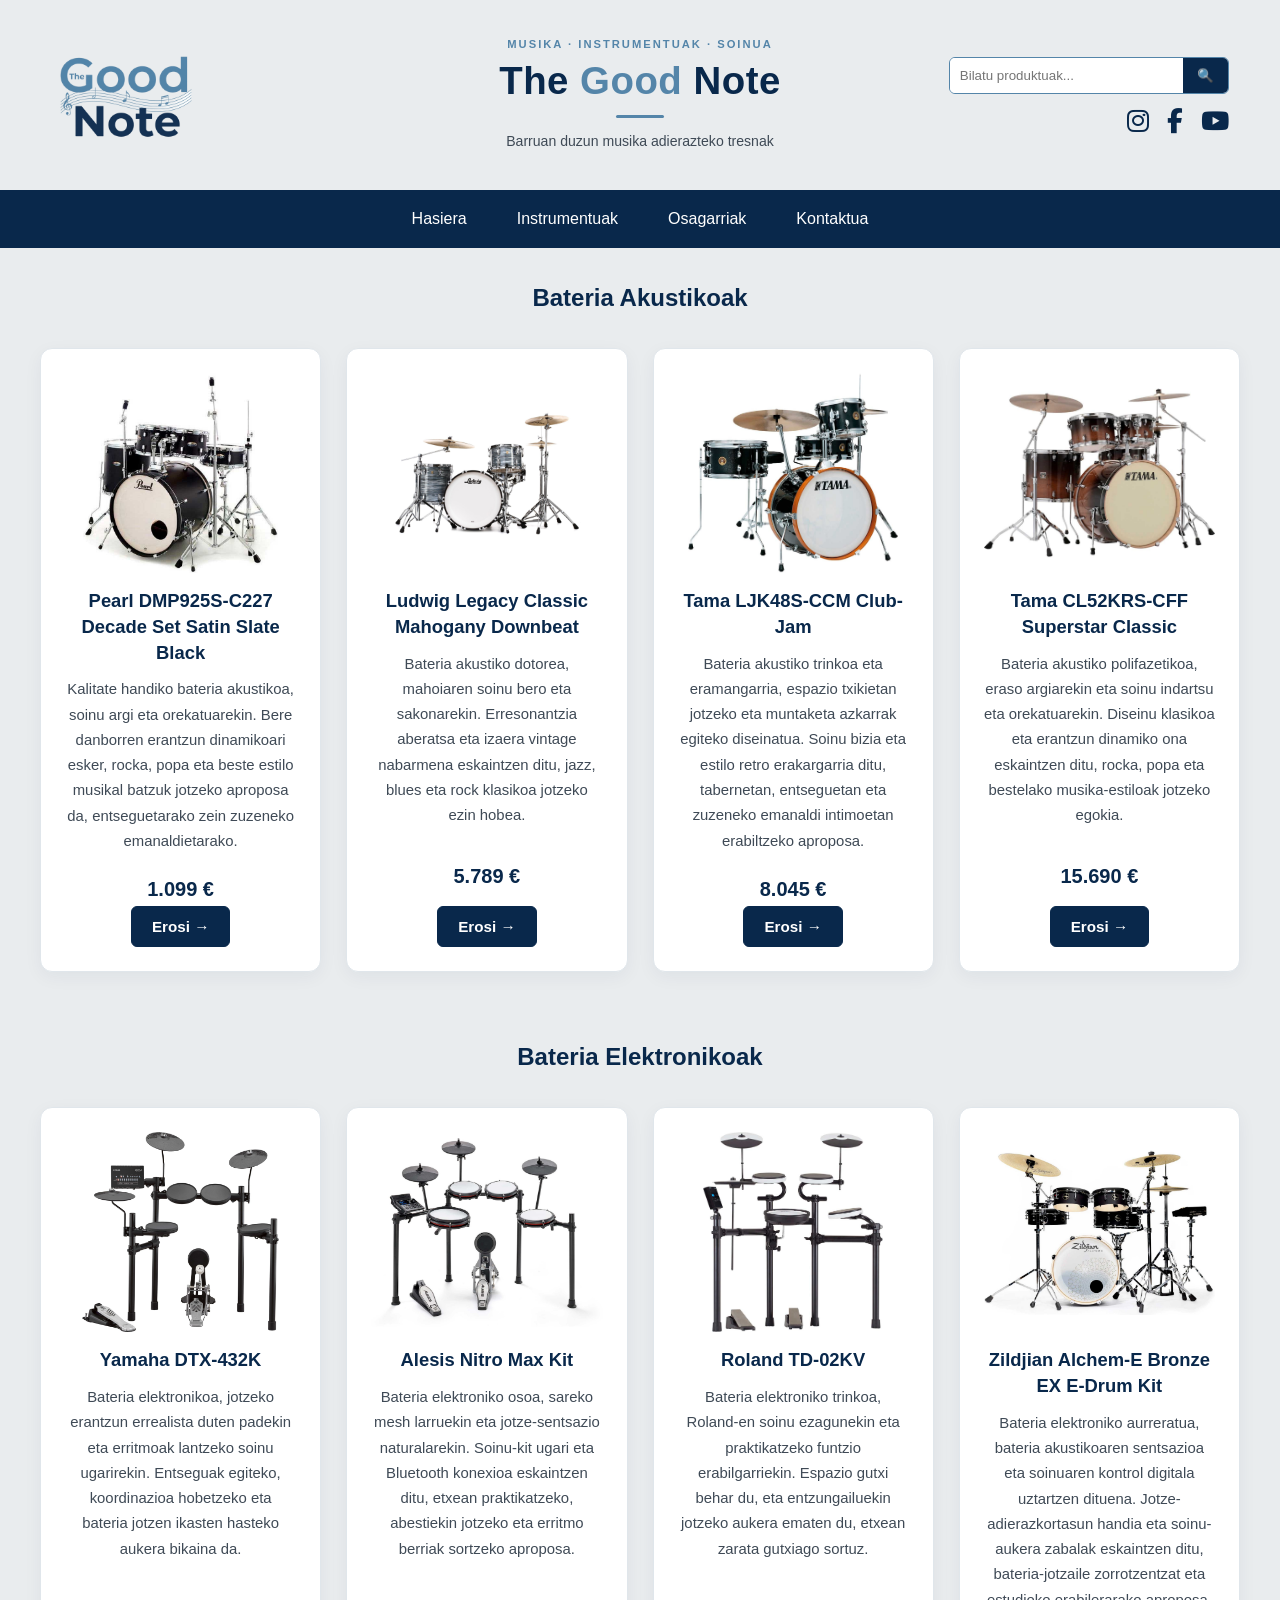
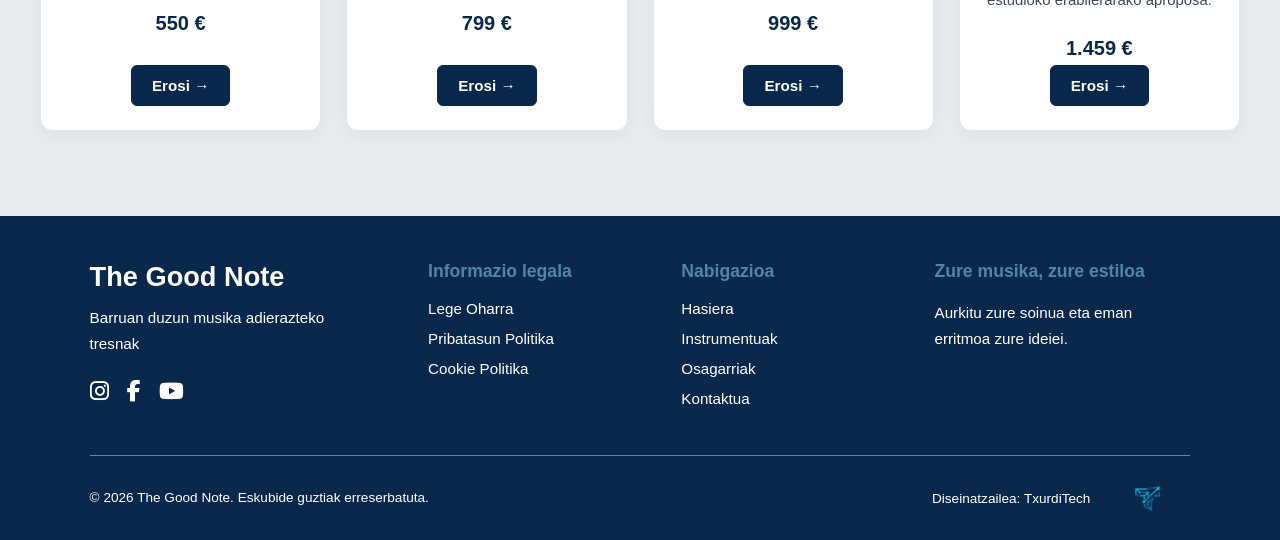
<file: Bateriak.html>
<!DOCTYPE html>
<html lang="eu">

<!-- HEAD -->

<head>

    <meta charset="UTF-8">

    <meta name="viewport" content="width=device-width, initial-scale=1.0">

    <title>Bateriak - The Good Note</title>

    <link rel="icon" type="image/icon" href="img\THE GOOD NOTE SF.png">

    <link rel="stylesheet" href="css/style.css">

    <link rel="stylesheet" href="https://cdnjs.cloudflare.com/ajax/libs/font-awesome/6.7.2/css/all.min.css">

</head>

<body>

    <!-- HEADER -->
    <header>

        <div class="headerarriba">

            <!-- BLOQUE 1: LOGO -->
            <div class="cajaimagen">
                <a href="Hasiera.html">
                    <img src="img/THE GOOD NOTE.png" alt="The Good Note Logo">
                </a>
            </div>

            <!-- BLOQUE 2: NOMBRE Y ESLOGAN -->
            <div class="cajatexto">
                <span class="marca-etiqueta">MUSIKA · INSTRUMENTUAK · SOINUA</span>

                <h1>The <span class="nombre-acento">Good</span> Note</h1>

                <span class="marca-linea"></span>

                <p>Barruan duzun musika adierazteko tresnak</p>
            </div>

            <!-- BLOQUE 3: BUSCADOR Y REDES SOCIALES -->
            <div class="cajaderecha">

                <form class="buscador" action="https://www.google.com/search" method="get" target="_blank">

                    <input type="search" name="q" placeholder="Bilatu produktuak..." aria-label="Bilatu produktuak">

                    <button type="submit" aria-label="Bilatu">
                        🔍
                    </button>

                </form>

                <div class="redes-sociales">

                    <a href="https://www.instagram.com/" target="_blank" rel="noopener noreferrer"
                        aria-label="Instagram">
                        <i class="fa-brands fa-instagram"></i>
                    </a>

                    <a href="https://www.facebook.com/" target="_blank" rel="noopener noreferrer" aria-label="Facebook">
                        <i class="fa-brands fa-facebook-f"></i>
                    </a>

                    <a href="https://www.youtube.com/" target="_blank" rel="noopener noreferrer" aria-label="YouTube">
                        <i class="fa-brands fa-youtube"></i>
                    </a>

                </div>

            </div>

        </div>

        <!-- MENÚ DE NAVEGACIÓN -->
        <nav class="navcontent">
            <a href="Hasiera.html">Hasiera</a>
            <a href="Instrumentuak.html">Instrumentuak</a>
            <a href="Osagarriak.html">Osagarriak</a>
            <a href="Kontaktua.html">Kontaktua</a>
        </nav>

    </header>
    <!-- EDUKI NAGUSIA -->
    <main class="eduki_nagusia">
        <!-- BATERIA AKUSTIKOAK -->


        <div class="izenburua">
            <h2>Bateria Akustikoak</h2>
        </div>

        <div class="produktuak">

            <div class="kutxaproduktua">
                <img src="img/Bateriak/pearl.jpg" alt="Pearl Decade Maple">
                <h3>Pearl DMP925S-C227 Decade Set Satin Slate Black</h3>
                <p>
                    Kalitate handiko bateria akustikoa, soinu argi eta
                    orekatuarekin. Bere danborren erantzun dinamikoari
                    esker, rocka, popa eta beste estilo musikal batzuk
                    jotzeko aproposa da, entseguetarako zein zuzeneko
                    emanaldietarako.
                </p>
                <strong>
                    <p>1.099 €</p>
                </strong>
                <span class="kategoria-esteka">
                    Erosi →
                </span>
            </div>

            <div class="kutxaproduktua">
                <img src="img/Bateriak/ludwig-legacy-classic-mahogany-downbeat-vintage-blue-oyster.jpg"
                    alt="Ludwig Legacy Classic Mahogany Downbeat">
                <h3>Ludwig Legacy Classic Mahogany Downbeat</h3>
                <p>
                    Bateria akustiko dotorea, mahoiaren soinu bero eta
                    sakonarekin. Erresonantzia aberatsa eta izaera
                    vintage nabarmena eskaintzen ditu, jazz, blues eta
                    rock klasikoa jotzeko ezin hobea.
                </p>
                <strong>
                    <p>5.789 €</p>
                </strong>
                <span class="kategoria-esteka">
                    Erosi →
                </span>
            </div>

            <div class="kutxaproduktua">
                <img src="img/Bateriak/tama.jpg" alt="Tama Club-Jam">
                <h3>Tama LJK48S-CCM Club-Jam</h3>
                <p>
                    Bateria akustiko trinkoa eta eramangarria, espazio
                    txikietan jotzeko eta muntaketa azkarrak egiteko
                    diseinatua. Soinu bizia eta estilo retro erakargarria
                    ditu, tabernetan, entseguetan eta zuzeneko emanaldi
                    intimoetan erabiltzeko aproposa.
                </p>
                <strong>
                    <p>8.045 €</p>
                </strong>
                <span class="kategoria-esteka">
                    Erosi →
                </span>
            </div>

            <div class="kutxaproduktua">
                <img src="img/Bateriak/tamarron.jpg" alt="Tama Superstar Classic">
                <h3>Tama CL52KRS-CFF Superstar Classic</h3>
                <p>
                    Bateria akustiko polifazetikoa, eraso argiarekin eta
                    soinu indartsu eta orekatuarekin. Diseinu klasikoa eta
                    erantzun dinamiko ona eskaintzen ditu, rocka, popa eta
                    bestelako musika-estiloak jotzeko egokia.
                </p>
                <strong>
                    <p>15.690 €</p>
                </strong>
                <span class="kategoria-esteka">
                    Erosi →
                </span>
            </div>

        </div>



        <!-- BATERIA ELEKTRONIKOAK -->
        <div class="izenburua">
            <h2>Bateria Elektronikoak</h2>
        </div>

        <div class="produktuak">

            <div class="kutxaproduktua">
                <img src="img/Bateriak/yamaha.jpg" alt="Yamaha DTX-432K">
                <h3>Yamaha DTX-432K</h3>
                <p>
                    Bateria elektronikoa, jotzeko erantzun errealista duten
                    padekin eta erritmoak lantzeko soinu ugarirekin.
                    Entseguak egiteko, koordinazioa hobetzeko eta bateria
                    jotzen ikasten hasteko aukera bikaina da.
                </p>
                <strong>
                    <p>550 €</p>
                </strong>
                <span class="kategoria-esteka">
                    Erosi →
                </span>
            </div>

            <div class="kutxaproduktua">
                <img src="img/Bateriak/alesis.jpg" alt="Alesis Nitro Max Kit">
                <h3>Alesis Nitro Max Kit</h3>
                <p>
                    Bateria elektroniko osoa, sareko mesh larruekin eta
                    jotze-sentsazio naturalarekin. Soinu-kit ugari eta
                    Bluetooth konexioa eskaintzen ditu, etxean praktikatzeko,
                    abestiekin jotzeko eta erritmo berriak sortzeko aproposa.
                </p>
                <strong>
                    <p>799 €</p>
                </strong>
                <span class="kategoria-esteka">
                    Erosi →
                </span>
            </div>

            <div class="kutxaproduktua">
                <img src="img/Bateriak/roland.jpg" alt="Roland TD-02KV">
                <h3>Roland TD-02KV</h3>
                <p>
                    Bateria elektroniko trinkoa, Roland-en soinu ezagunekin
                    eta praktikatzeko funtzio erabilgarriekin. Espazio gutxi
                    behar du, eta entzungailuekin jotzeko aukera ematen du,
                    etxean zarata gutxiago sortuz.
                </p>
                <strong>
                    <p>999 €</p>
                </strong>
                <span class="kategoria-esteka">
                    Erosi →
                </span>
            </div>

            <div class="kutxaproduktua">
                <img src="img/Bateriak/zildijan.jpg" alt="Zildjian Alchem-E Bronze EX E-Drum Kit">
                <h3>Zildjian Alchem-E Bronze EX E-Drum Kit</h3>
                <p>
                    Bateria elektroniko aurreratua, bateria akustikoaren
                    sentsazioa eta soinuaren kontrol digitala uztartzen
                    dituena. Jotze-adierazkortasun handia eta soinu-aukera
                    zabalak eskaintzen ditu, bateria-jotzaile zorrotzentzat
                    eta estudioko erabilerarako aproposa.
                </p>
                <strong>
                    <p>1.459 €</p>
                </strong>
                <span class="kategoria-esteka">
                    Erosi →
                </span>
            </div>

        </div>

    </main>


    <footer class="footer">

        <!-- CONTENIDO PRINCIPAL -->
        <div class="footer-contenido">

            <!-- COLUMNA 1: MARCA -->
            <div class="footer-columna footer-marca">
                <h2>The Good Note</h2>

                <p class="footer-eslogan">
                    Barruan duzun musika adierazteko tresnak
                </p>

                <div class="footer-redes">
                    <a href="https://www.instagram.com/" target="_blank" rel="noopener noreferrer"
                        aria-label="Instagram">
                        <i class="fa-brands fa-instagram"></i>
                    </a>

                    <a href="https://www.facebook.com/" target="_blank" rel="noopener noreferrer" aria-label="Facebook">
                        <i class="fa-brands fa-facebook-f"></i>
                    </a>

                    <a href="https://www.youtube.com/" target="_blank" rel="noopener noreferrer" aria-label="YouTube">
                        <i class="fa-brands fa-youtube"></i>
                    </a>
                </div>
            </div>

            <!-- COLUMNA 2: INFORMACIÓN LEGAL -->
            <div class="footer-columna">
                <h3>Informazio legala</h3>

                <ul>
                    <li><a href="Lege-oharra.html">Lege Oharra</a></li>
                    <li><a href="Pribatasun-politika.html">
                            Pribatasun Politika
                        </a></li>
                    <li><a href="Cookie-politika.html">
                            Cookie Politika
                        </a></li>
                </ul>
            </div>

            <!-- COLUMNA 3: NAVEGACIÓN -->
            <div class="footer-columna">
                <h3>Nabigazioa</h3>

                <ul>
                    <li><a href="Hasiera.html">Hasiera</a></li>
                    <li><a href="Instrumentuak.html">Instrumentuak</a></li>
                    <li><a href="Osagarriak.html">Osagarriak</a></li>
                    <li><a href="Kontaktua.html">Kontaktua</a></li>
                </ul>
            </div>

            <!-- COLUMNA 4: MENSAJE DE MARCA -->
            <div class="footer-columna footer-mezua">
                <h3>Zure musika, zure estiloa</h3>

                <p>
                    Aurkitu zure soinua eta eman erritmoa
                    zure ideiei.
                </p>
            </div>

        </div>

        <!-- FRANJA INFERIOR -->
        <div class="footer-inferior">

            <p>
                © 2026 The Good Note.
                Eskubide guztiak erreserbatuta.
            </p>

            <div class="footer-diseinua">
                <span>Diseinatzailea: TxurdiTech</span>

                <img src="img/Txurdi tech sin fondo.png" alt="TxurdiTech Logo">
            </div>

        </div>

    </footer>

</body>

</html>
</file>
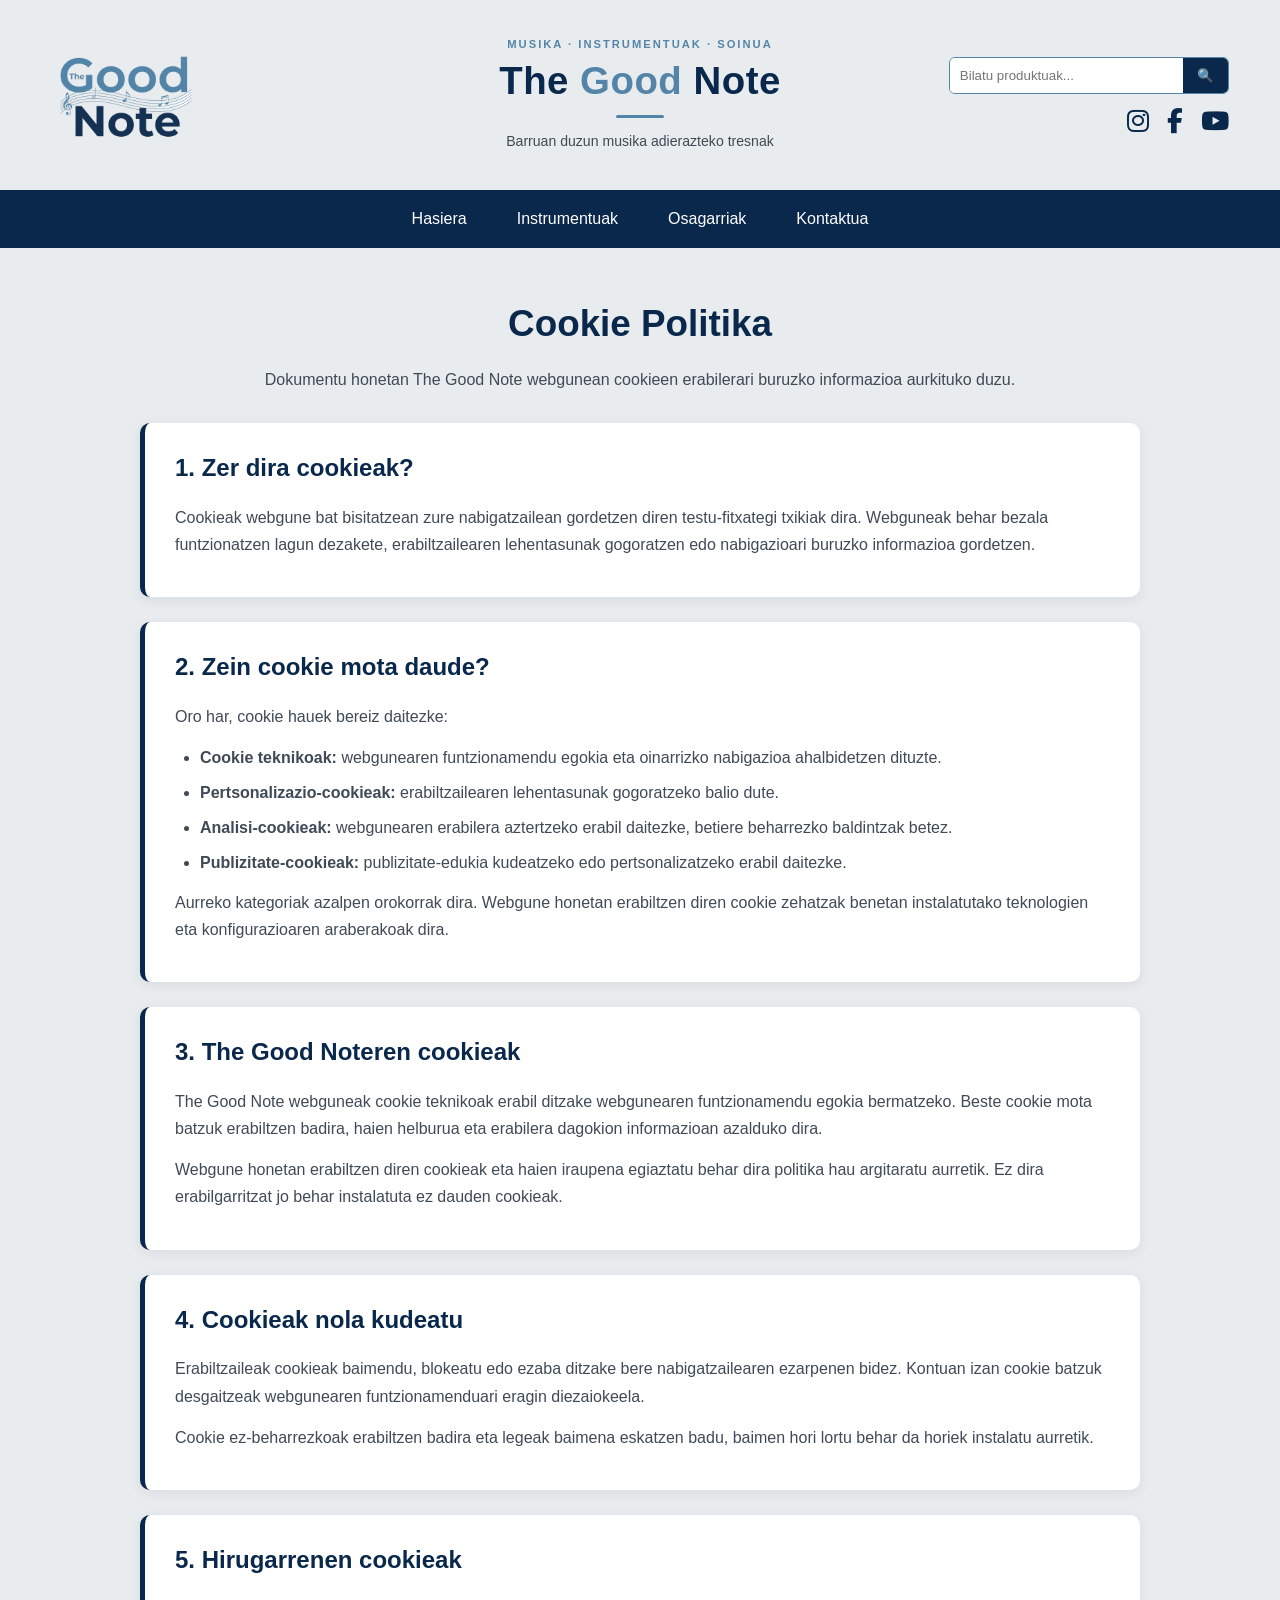
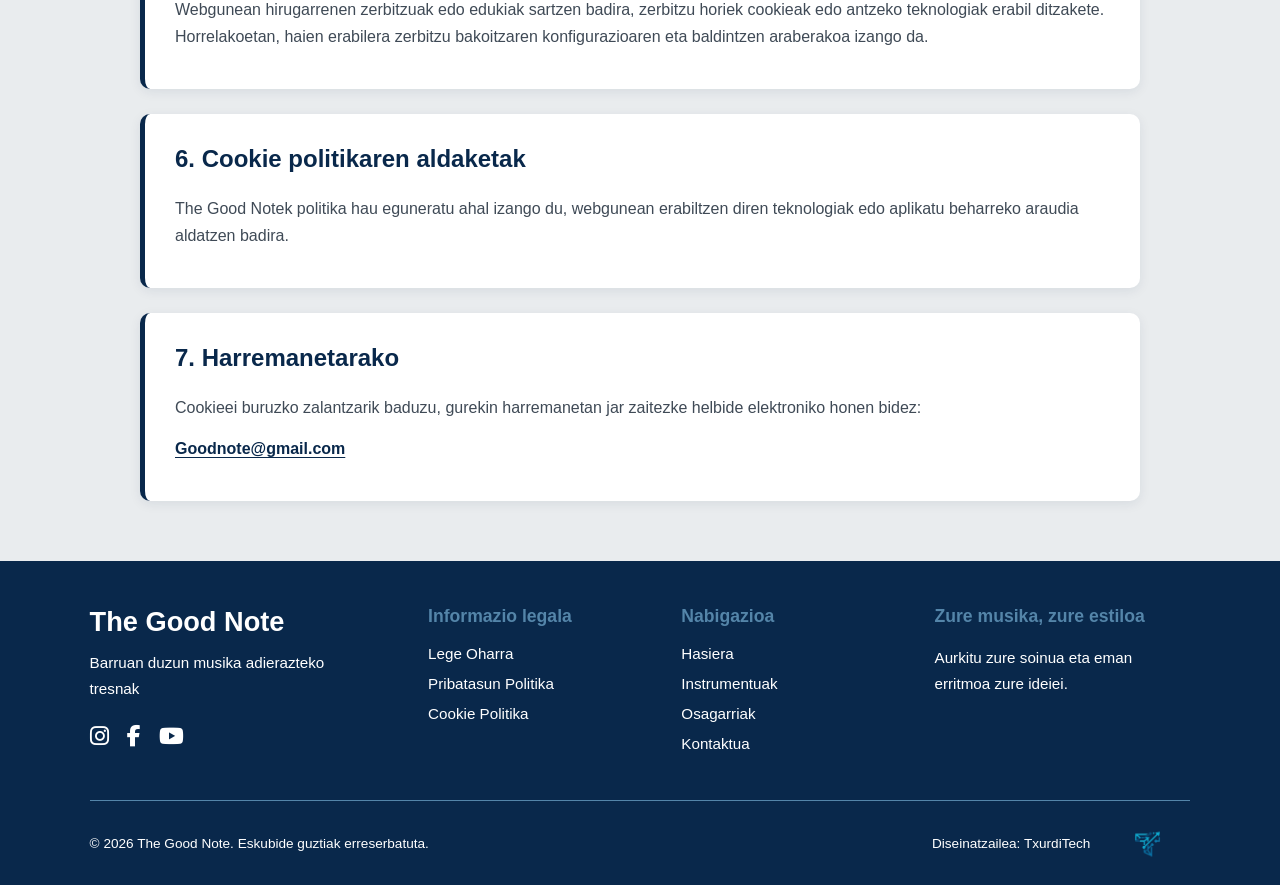
<file: Cookie-politika.html>
<!DOCTYPE html>
<html lang="eu">

<head>
    <meta charset="UTF-8">
    <meta name="viewport" content="width=device-width, initial-scale=1.0">

    <title>Cookie Politika - The Good Note</title>

    <link rel="icon" type="image/png" href="img/THE GOOD NOTE SF.png">
    <link rel="stylesheet" href="css/style.css">
    <link rel="stylesheet"
        href="https://cdnjs.cloudflare.com/ajax/libs/font-awesome/6.7.2/css/all.min.css">
</head>

<body class="pagina-cookie-politika">

    <!-- HEADER -->
    <header>
        <div class="headerarriba">

            <div class="cajaimagen">
                <a href="Hasiera.html">
                    <img src="img/THE GOOD NOTE.png" alt="The Good Note Logo">
                </a>
            </div>

            <div class="cajatexto">
                <span class="marca-etiqueta">
                    MUSIKA · INSTRUMENTUAK · SOINUA
                </span>

                <h1>The <span class="nombre-acento">Good</span> Note</h1>
                <span class="marca-linea"></span>

                <p>Barruan duzun musika adierazteko tresnak</p>
            </div>

            <div class="cajaderecha">
                <form class="buscador"
                    action="https://www.google.com/search"
                    method="get"
                    target="_blank">

                    <input type="search"
                        name="q"
                        placeholder="Bilatu produktuak..."
                        aria-label="Bilatu produktuak">

                    <button type="submit" aria-label="Bilatu">🔍</button>
                </form>

                <div class="redes-sociales">
                    <a href="https://www.instagram.com/"
                        target="_blank" rel="noopener noreferrer"
                        aria-label="Instagram">
                        <i class="fa-brands fa-instagram"></i>
                    </a>

                    <a href="https://www.facebook.com/"
                        target="_blank" rel="noopener noreferrer"
                        aria-label="Facebook">
                        <i class="fa-brands fa-facebook-f"></i>
                    </a>

                    <a href="https://www.youtube.com/"
                        target="_blank" rel="noopener noreferrer"
                        aria-label="YouTube">
                        <i class="fa-brands fa-youtube"></i>
                    </a>
                </div>
            </div>
        </div>

        <!-- NABIGAZIOA -->
        <nav class="navcontent">
            <a href="Hasiera.html">Hasiera</a>
            <a href="Instrumentuak.html">Instrumentuak</a>
            <a href="Osagarriak.html">Osagarriak</a>
            <a href="Kontaktua.html">Kontaktua</a>
        </nav>
    </header>

    <!-- EDUKI NAGUSIA -->
    <main class="cookie-edukia">

        <div class="cookie-goiburua">
            <h1>Cookie Politika</h1>
            <p>
                Dokumentu honetan The Good Note webgunean cookieen
                erabilerari buruzko informazioa aurkituko duzu.
            </p>
        </div>

        <section class="cookie-atala">
            <h2>1. Zer dira cookieak?</h2>

            <p>
                Cookieak webgune bat bisitatzean zure nabigatzailean
                gordetzen diren testu-fitxategi txikiak dira.
                Webguneak behar bezala funtzionatzen lagun dezakete,
                erabiltzailearen lehentasunak gogoratzen edo nabigazioari
                buruzko informazioa gordetzen.
            </p>
        </section>

        <section class="cookie-atala">
            <h2>2. Zein cookie mota daude?</h2>

            <p>Oro har, cookie hauek bereiz daitezke:</p>

            <ul>
                <li>
                    <strong>Cookie teknikoak:</strong>
                    webgunearen funtzionamendu egokia eta oinarrizko
                    nabigazioa ahalbidetzen dituzte.
                </li>
                <li>
                    <strong>Pertsonalizazio-cookieak:</strong>
                    erabiltzailearen lehentasunak gogoratzeko balio dute.
                </li>
                <li>
                    <strong>Analisi-cookieak:</strong>
                    webgunearen erabilera aztertzeko erabil daitezke,
                    betiere beharrezko baldintzak betez.
                </li>
                <li>
                    <strong>Publizitate-cookieak:</strong>
                    publizitate-edukia kudeatzeko edo pertsonalizatzeko
                    erabil daitezke.
                </li>
            </ul>

            <p>
                Aurreko kategoriak azalpen orokorrak dira. Webgune honetan
                erabiltzen diren cookie zehatzak benetan instalatutako
                teknologien eta konfigurazioaren araberakoak dira.
            </p>
        </section>

        <section class="cookie-atala">
            <h2>3. The Good Noteren cookieak</h2>

            <p>
                The Good Note webguneak cookie teknikoak erabil ditzake
                webgunearen funtzionamendu egokia bermatzeko.
                Beste cookie mota batzuk erabiltzen badira, haien
                helburua eta erabilera dagokion informazioan azalduko dira.
            </p>

            <p>
                Webgune honetan erabiltzen diren cookieak eta haien
                iraupena egiaztatu behar dira politika hau argitaratu
                aurretik. Ez dira erabilgarritzat jo behar instalatuta
                ez dauden cookieak.
            </p>
        </section>

        <section class="cookie-atala">
            <h2>4. Cookieak nola kudeatu</h2>

            <p>
                Erabiltzaileak cookieak baimendu, blokeatu edo ezaba
                ditzake bere nabigatzailearen ezarpenen bidez.
                Kontuan izan cookie batzuk desgaitzeak webgunearen
                funtzionamenduari eragin diezaiokeela.
            </p>

            <p>
                Cookie ez-beharrezkoak erabiltzen badira eta legeak
                baimena eskatzen badu, baimen hori lortu behar da
                horiek instalatu aurretik.
            </p>
        </section>

        <section class="cookie-atala">
            <h2>5. Hirugarrenen cookieak</h2>

            <p>
                Webgunean hirugarrenen zerbitzuak edo edukiak sartzen
                badira, zerbitzu horiek cookieak edo antzeko teknologiak
                erabil ditzakete. Horrelakoetan, haien erabilera
                zerbitzu bakoitzaren konfigurazioaren eta baldintzen
                araberakoa izango da.
            </p>
        </section>

        <section class="cookie-atala">
            <h2>6. Cookie politikaren aldaketak</h2>

            <p>
                The Good Notek politika hau eguneratu ahal izango du,
                webgunean erabiltzen diren teknologiak edo aplikatu
                beharreko araudia aldatzen badira.
            </p>
        </section>

        <section class="cookie-atala">
            <h2>7. Harremanetarako</h2>

            <p>
                Cookieei buruzko zalantzarik baduzu, gurekin harremanetan
                jar zaitezke helbide elektroniko honen bidez:
            </p>

            <p>
                <a href="mailto:Goodnote@gmail.com">
                    Goodnote@gmail.com
                </a>
            </p>
        </section>

    </main>

    <!-- FOOTER -->
    <footer class="footer">
        <div class="footer-contenido">

            <div class="footer-columna footer-marca">
                <h2>The Good Note</h2>

                <p class="footer-eslogan">
                    Barruan duzun musika adierazteko tresnak
                </p>

                <div class="footer-redes">
                    <a href="https://www.instagram.com/"
                        target="_blank" rel="noopener noreferrer"
                        aria-label="Instagram">
                        <i class="fa-brands fa-instagram"></i>
                    </a>

                    <a href="https://www.facebook.com/"
                        target="_blank" rel="noopener noreferrer"
                        aria-label="Facebook">
                        <i class="fa-brands fa-facebook-f"></i>
                    </a>

                    <a href="https://www.youtube.com/"
                        target="_blank" rel="noopener noreferrer"
                        aria-label="YouTube">
                        <i class="fa-brands fa-youtube"></i>
                    </a>
                </div>
            </div>

            <div class="footer-columna">
                <h3>Informazio legala</h3>

                <ul>
                    <li><a href="Lege_oharra.html">Lege Oharra</a></li>
                    <li>
                        <a href="Pribatasun-politika.html">
                            Pribatasun Politika
                        </a>
                    </li>
                    <li>
                        <a href="Cookie-politika.html">
                            Cookie Politika
                        </a>
                    </li>
                </ul>
            </div>

            <div class="footer-columna">
                <h3>Nabigazioa</h3>

                <ul>
                    <li><a href="Hasiera.html">Hasiera</a></li>
                    <li><a href="Instrumentuak.html">Instrumentuak</a></li>
                    <li><a href="Osagarriak.html">Osagarriak</a></li>
                    <li><a href="Kontaktua.html">Kontaktua</a></li>
                </ul>
            </div>

            <div class="footer-columna footer-mezua">
                <h3>Zure musika, zure estiloa</h3>

                <p>
                    Aurkitu zure soinua eta eman erritmoa
                    zure ideiei.
                </p>
            </div>
        </div>

        <div class="footer-inferior">
            <p>
                © 2026 The Good Note.
                Eskubide guztiak erreserbatuta.
            </p>

            <div class="footer-diseinua">
                <span>Diseinatzailea: TxurdiTech</span>
                <img src="img/Txurdi tech sin fondo.png"
                    alt="TxurdiTech Logo">
            </div>
        </div>
    </footer>

</body>
</html>
</file>
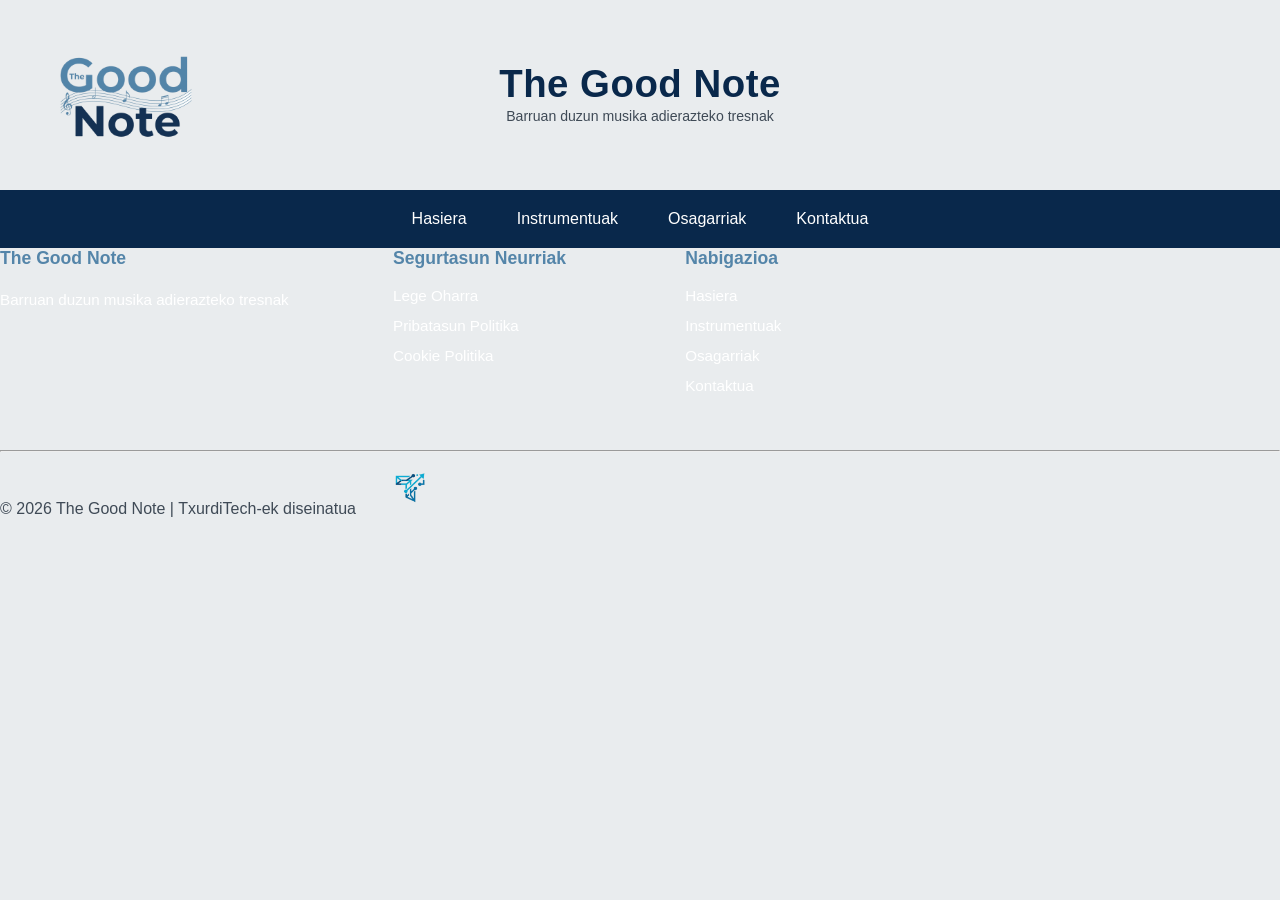
<file: Head,header,footer.html>
<!DOCTYPE html>
<html lang="eu">

<!-- HEAD -->
<head>

    <meta charset="UTF-8">

    <meta name="viewport" content="width=device-width, initial-scale=1.0">

    <title>Hasiera - The Good Note</title>

    <link rel="icon" type="image/icon" href="img\THE GOOD NOTE SF.png">

    <link rel="stylesheet" href="css/style.css">
    
</head>

<body>

<!-- HEADER -->
    <header>
        
        <div class="headerarriba">
            <div class="cajaimagen">
                <a href="Hasiera.html"><img id="headfototgt" src="img\THE GOOD NOTE.png" alt="The Good Note Logo"></a>
            </div>

            <div class="cajatexto">
                <h1 style="color: #09284b;">The Good Note <br></h1>
                <p id="textofrase">Barruan duzun musika adierazteko tresnak</p>
            </div>

        </div>
    
        <nav class="navcontent">

            <a href="Hasiera.html">Hasiera</a>
            <a href="Instrumentuak.html">Instrumentuak</a>
            <a href="Osagarriak.html">Osagarriak</a>
            <a href="Kontaktua.html">Kontaktua</a>
        </nav>     

    </header>



 <footer>

    <div class="footer-contenido">

        <div class="footer-columna">
            <h3>The Good Note</h3>
            <p>Barruan duzun musika adierazteko tresnak</p>
        </div>

  
        <div class="footer-columna">
            <h3>Segurtasun Neurriak</h3>
            <ul>
                <li><a href="Lege-oharra.html">Lege Oharra</a></li>
                <li><a href="Pribatasun-politika.html">Pribatasun Politika</a></li>
                <li><a href="Kontaktua.html">Cookie Politika</a></li>
            </ul>
        </div>

        <div class="footer-columna">
            <h3>Nabigazioa</h3>
            <ul>
                <li><a href="Hasiera.html">Hasiera</a></li>
                <li><a href="Instrumentuak.html">Instrumentuak</a></li>
                <li><a href="Osagariak.html">Osagarriak</a></li>
                <li><a href="Kontaktua.html">Kontaktua</a></li>
            </ul>
        </div>
    </div>


    <hr class="footer-linea">

    <div class="footer-copyright">
    
            © 2026 The Good Note | TxurdiTech-ek diseinatua 
            <img src="img\Txurdi tech sin fondo.png"
            alt="Txurdi Tech Logo"
            width="100"> <br> <br>
        </p>
    </div>

</footer>
    
</body>

</html>
</file>
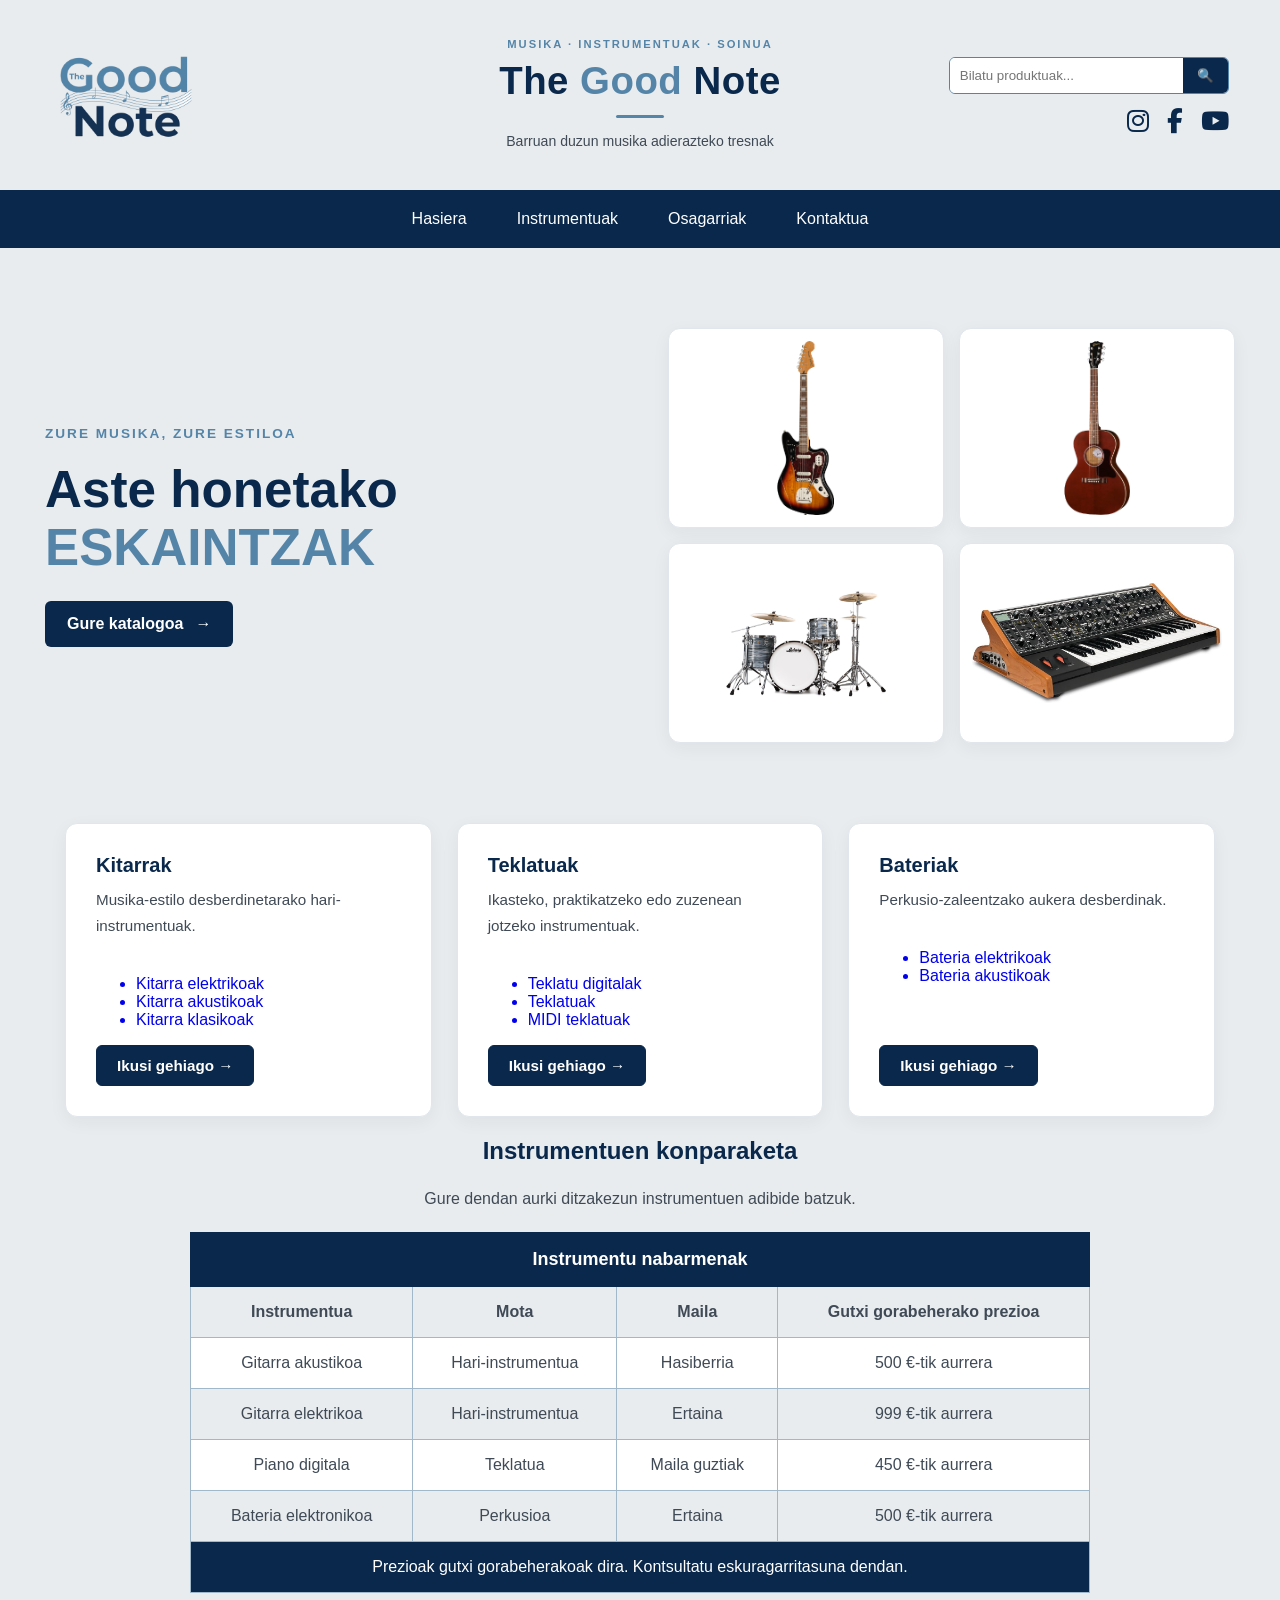
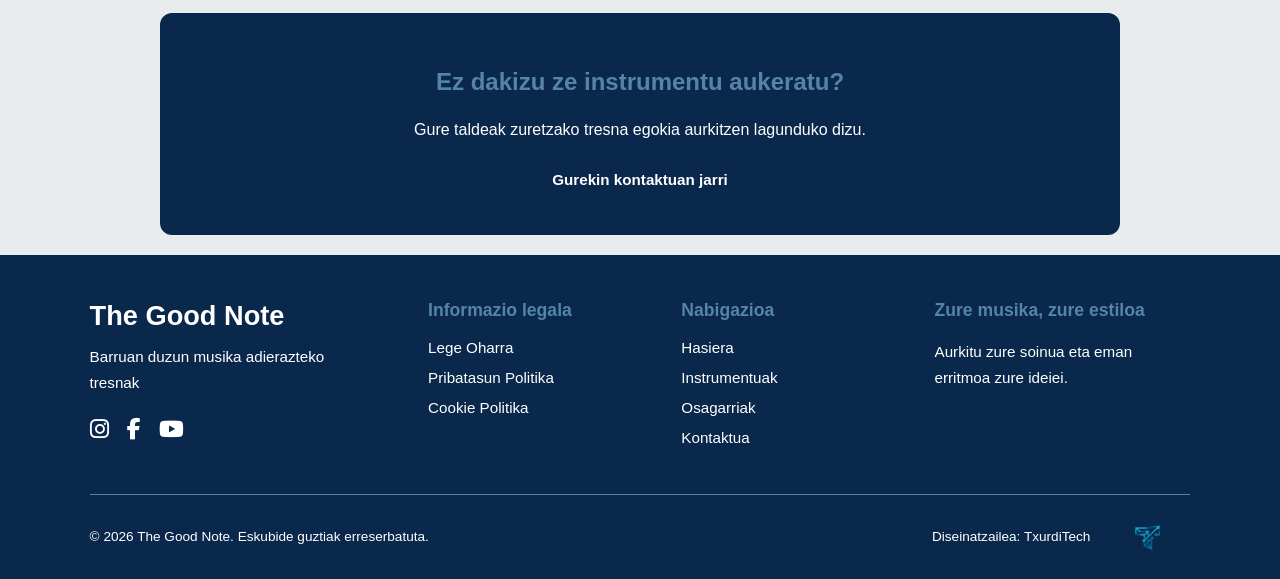
<file: Instrumentuak.html>
<!DOCTYPE html>

<html lang="eu">

<head>

    <meta charset="UTF-8">

    <meta name="viewport" content="width=device-width, initial-scale=1.0">

    <title>Instrumentuak - The Good Note</title>

    <link rel="icon" type="image/icon" href="img\THE GOOD NOTE SF.png">

    <link rel="stylesheet" href="css/style.css">

    <link rel="stylesheet" href="https://cdnjs.cloudflare.com/ajax/libs/font-awesome/6.7.2/css/all.min.css">

    </div>

</head>

<body>

    <!-- HEADER -->
    <header>

        <div class="headerarriba">

            <!-- BLOQUE 1: LOGO -->
            <div class="cajaimagen">
                <a href="index.html">
                    <img src="img/THE GOOD NOTE.png" alt="The Good Note Logo">
                </a>
            </div>

            <!-- BLOQUE 2: NOMBRE Y ESLOGAN -->
            <div class="cajatexto">
                <span class="marca-etiqueta">MUSIKA · INSTRUMENTUAK · SOINUA</span>

                <h1>The <span class="nombre-acento">Good</span> Note</h1>

                <span class="marca-linea"></span>

                <p>Barruan duzun musika adierazteko tresnak</p>
            </div>

            <!-- BLOQUE 3: BUSCADOR Y REDES SOCIALES -->
            <div class="cajaderecha">

                <form class="buscador" action="https://www.google.com/search" method="get" target="_blank">

                    <input type="search" name="q" placeholder="Bilatu produktuak..." aria-label="Bilatu produktuak">

                    <button type="submit" aria-label="Bilatu">
                        🔍
                    </button>

                </form>

                <div class="redes-sociales">

                    <a href="https://www.instagram.com/" target="_blank" rel="noopener noreferrer"
                        aria-label="Instagram">
                        <i class="fa-brands fa-instagram"></i>
                    </a>

                    <a href="https://www.facebook.com/" target="_blank" rel="noopener noreferrer" aria-label="Facebook">
                        <i class="fa-brands fa-facebook-f"></i>
                    </a>

                    <a href="https://www.youtube.com/" target="_blank" rel="noopener noreferrer" aria-label="YouTube">
                        <i class="fa-brands fa-youtube"></i>
                    </a>

                </div>

            </div>

        </div>

        <!-- MENÚ DE NAVEGACIÓN -->
        <nav class="navcontent">
            <a href="index.html">Hasiera</a>
            <a href="Instrumentuak.html">Instrumentuak</a>
            <a href="Osagarriak.html">Osagarriak</a>
            <a href="Kontaktua.html">Kontaktua</a>
        </nav>

    </header>

    <main>
        <!-- PORTADA PRINCIPAL -->
        <section class="portada">

            <div class="portada-texto">

                <span class="portada-etiqueta">
                    ZURE MUSIKA, ZURE ESTILOA
                </span>

                <h2>
                    Aste honetako
                    <span>ESKAINTZAK</span>
                </h2>

                <div class="portada-botoiak">
                    <a href="Instrumentuak.html" class="botoi botoi-nagusia">
                        Gure katalogoa
                        <span aria-hidden="true">→</span>
                    </a>
                </div>

            </div>

            <div class="portada-irudia-instrumentuak">
                <img src="img/Kitarra/Squier CV 70s Jaguar LRL 3TS.png" alt="The Good Note musika-denda">
                <img src="img/Kitarra/Gibson L-00 Special Wine Red.png" alt="The Good Note musika-denda">
                <img src="img/Bateriak/ludwig-legacy-classic-mahogany-downbeat-vintage-blue-oyster.jpg"
                    alt="The Good Note musika-denda">
                <img src="img/Teklatua/moog.jpg" alt="The Good Note musika-denda">
            </div>

        </section>

        <div class="kategoriak-sarea">

            <a href="Kitarrak.html" class="kategoria-txartela">
                <h3>Kitarrak</h3>
                <p>Musika-estilo desberdinetarako hari-instrumentuak.</p>
                <ul>
                    <li>Kitarra elektrikoak</li>
                    <li>Kitarra akustikoak</li>
                    <li>Kitarra klasikoak</li>
                </ul>
                <span class="kategoria-esteka">
                    Ikusi gehiago →
                </span>
            </a>

            <a href="Teklatuak.html" class="kategoria-txartela">
                <h3>Teklatuak</h3>
                <p>Ikasteko, praktikatzeko edo zuzenean jotzeko instrumentuak.</p>
                <ul>
                    <li>Teklatu digitalak</li>
                    <li>Teklatuak</li>
                    <li>MIDI teklatuak</li>
                </ul>
                <span class="kategoria-esteka">
                    Ikusi gehiago →
                </span>
            </a>

            <a href="Bateriak.html" class="kategoria-txartela">
                <h3>Bateriak</h3>
                <p>Perkusio-zaleentzako aukera desberdinak.</p>
                <ul>
                    <li>Bateria elektrikoak</li>
                    <li>Bateria akustikoak</li>
                </ul>
                <span class="kategoria-esteka">
                    Ikusi gehiago →
                </span>
            </a>

        </div>

    </main>

    <div class="taula_sekzioa">
        <h2>Instrumentuen konparaketa</h2>
        <p>Gure dendan aurki ditzakezun instrumentuen adibide batzuk.</p>

        <div class="taula">
            <table>
                <!-- TALDEKATUTAKO GOIBURUA -->
                <thead>
                    <tr>
                        <th colspan="4">
                            Instrumentu nabarmenak
                        </th>
                    </tr>

                    <tr>
                        <th>Instrumentua</th>
                        <th>Mota</th>
                        <th>Maila</th>
                        <th>Gutxi gorabeherako prezioa</th>
                    </tr>
                </thead>

                <!-- GORPUTZA -->
                <tbody>

                    <tr>
                        <td>Gitarra akustikoa</td>
                        <td>Hari-instrumentua</td>
                        <td>Hasiberria</td>
                        <td>500 €-tik aurrera</td>
                    </tr>

                    <tr>
                        <td>Gitarra elektrikoa</td>
                        <td>Hari-instrumentua</td>
                        <td>Ertaina</td>
                        <td>999 €-tik aurrera</td>

                    </tr>

                    <tr>
                        <td>Piano digitala</td>
                        <td>Teklatua</td>
                        <td>Maila guztiak</td>
                        <td>450 €-tik aurrera</td>
                    </tr>

                    <tr>
                        <td>Bateria elektronikoa</td>
                        <td>Perkusioa</td>
                        <td>Ertaina</td>
                        <td>500 €-tik aurrera</td>
                    </tr>

                </tbody>

                <!-- OINA -->
                <tfoot>

                    <tr>
                        <td colspan="4">
                            Prezioak gutxi gorabeherakoak dira.
                            Kontsultatu eskuragarritasuna
                            dendan.
                        </td>

                    </tr>

                </tfoot>

            </table>

        </div>
    </div>

    <section class="bloque_consejo">

        <div class="consejo">

            <h2>
                Ez dakizu ze instrumentu aukeratu?
            </h2>

            <p>
                Gure taldeak zuretzako tresna egokia aurkitzen lagunduko dizu.
            </p>

            <a href="Kontaktua.html" class="kategoria-esteka">
                Gurekin kontaktuan jarri
            </a>

        </div>

    </section>


    <!------------------------------------------------------------------------------------------------------------------------------------------------------>

    <footer class="footer">

        <!-- CONTENIDO PRINCIPAL -->
        <div class="footer-contenido">

            <!-- COLUMNA 1: MARCA -->
            <div class="footer-columna footer-marca">
                <h2>The Good Note</h2>

                <p class="footer-eslogan">
                    Barruan duzun musika adierazteko tresnak
                </p>

                <div class="footer-redes">
                    <a href="https://www.instagram.com/" target="_blank" rel="noopener noreferrer"
                        aria-label="Instagram">
                        <i class="fa-brands fa-instagram"></i>
                    </a>

                    <a href="https://www.facebook.com/" target="_blank" rel="noopener noreferrer" aria-label="Facebook">
                        <i class="fa-brands fa-facebook-f"></i>
                    </a>

                    <a href="https://www.youtube.com/" target="_blank" rel="noopener noreferrer" aria-label="YouTube">
                        <i class="fa-brands fa-youtube"></i>
                    </a>
                </div>
            </div>

            <!-- COLUMNA 2: INFORMACIÓN LEGAL -->
            <div class="footer-columna">
                <h3>Informazio legala</h3>

                <ul>
                    <li><a href="Lege-oharra.html">Lege Oharra</a></li>
                    <li><a href="Pribatasun-politika.html">
                            Pribatasun Politika
                        </a></li>
                    <li><a href="Cookie-politika.html">
                            Cookie Politika
                        </a></li>
                </ul>
            </div>

            <!-- COLUMNA 3: NAVEGACIÓN -->
            <div class="footer-columna">
                <h3>Nabigazioa</h3>

                <ul>
                    <li><a href="index.html">Hasiera</a></li>
                    <li><a href="Instrumentuak.html">Instrumentuak</a></li>
                    <li><a href="Osagarriak.html">Osagarriak</a></li>
                    <li><a href="Kontaktua.html">Kontaktua</a></li>
                </ul>
            </div>

            <!-- COLUMNA 4: MENSAJE DE MARCA -->
            <div class="footer-columna footer-mezua">
                <h3>Zure musika, zure estiloa</h3>

                <p>
                    Aurkitu zure soinua eta eman erritmoa
                    zure ideiei.
                </p>
            </div>

        </div>

        <!-- FRANJA INFERIOR -->
        <div class="footer-inferior">

            <p>
                © 2026 The Good Note.
                Eskubide guztiak erreserbatuta.
            </p>

            <div class="footer-diseinua">
                <span>Diseinatzailea: TxurdiTech</span>

                <img src="img/Txurdi tech sin fondo.png" alt="TxurdiTech Logo">
            </div>

        </div>

    </footer>

</body>

</html>
</file>
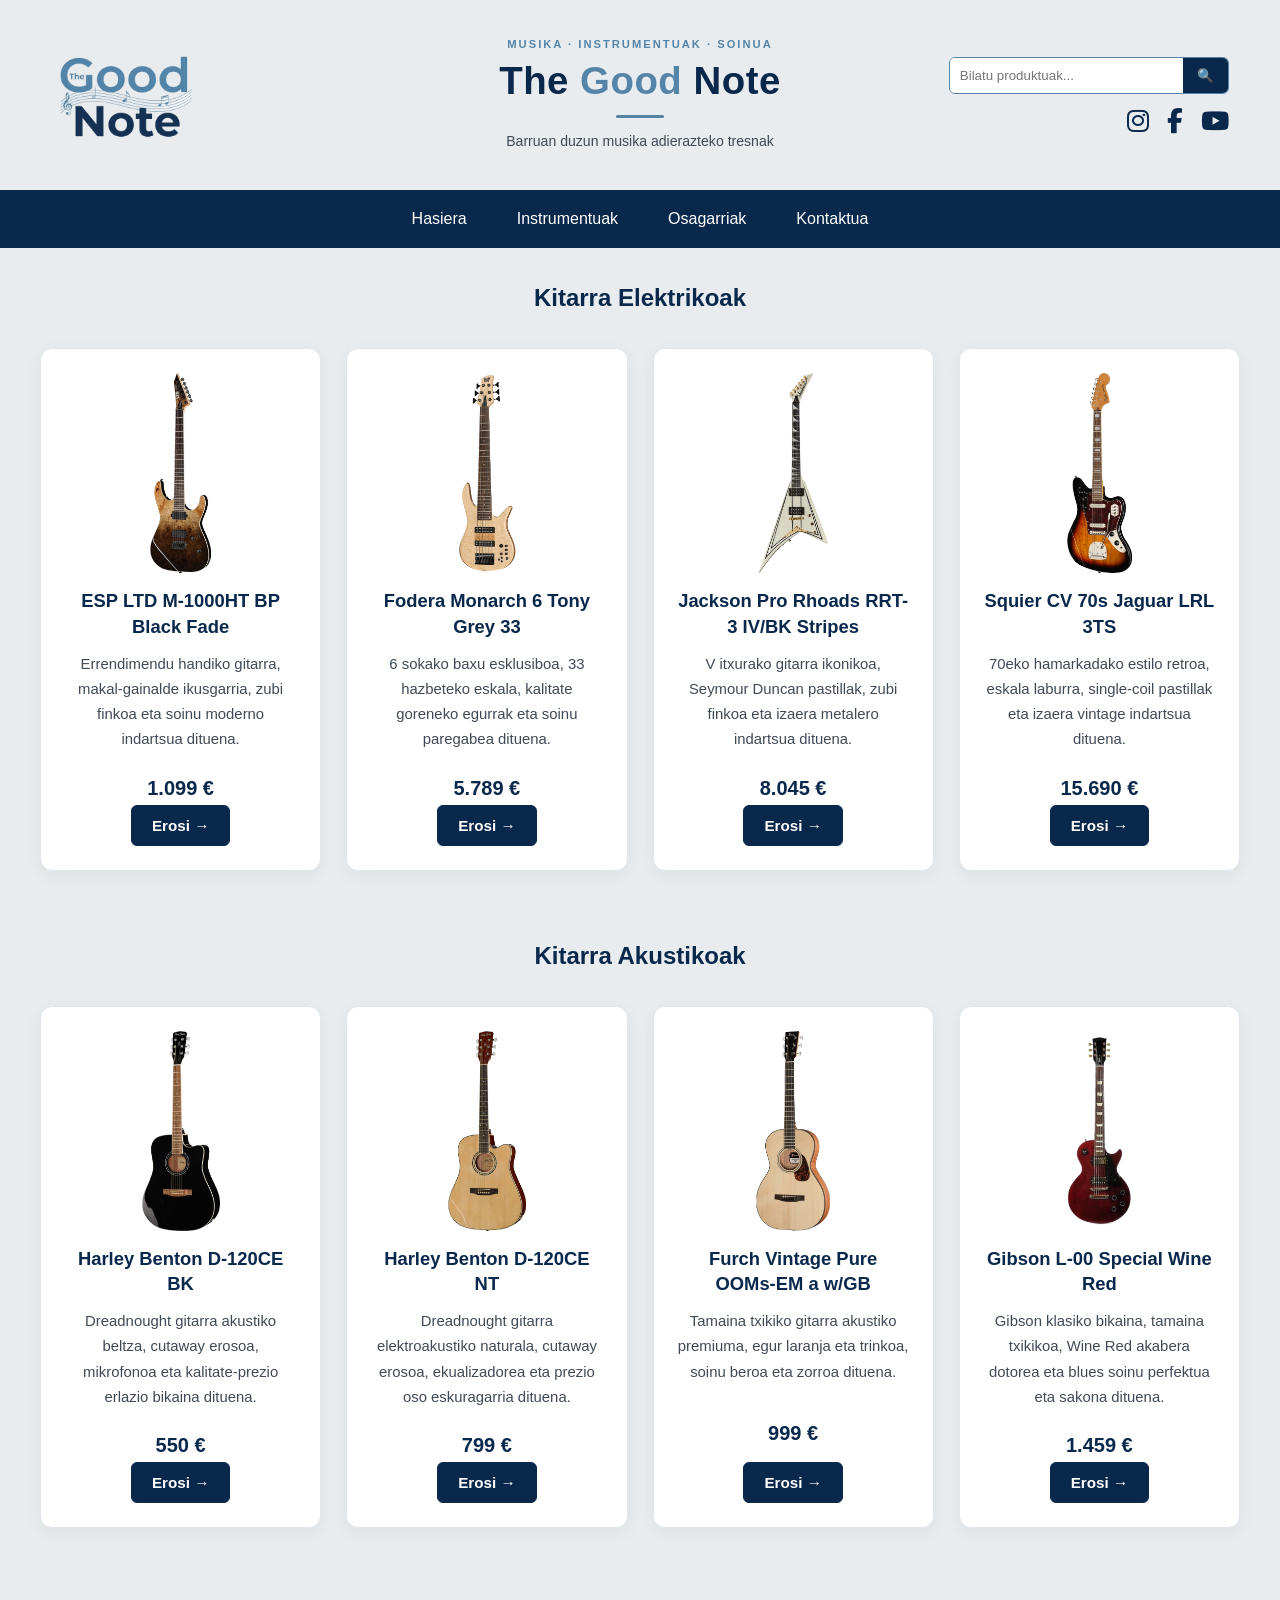
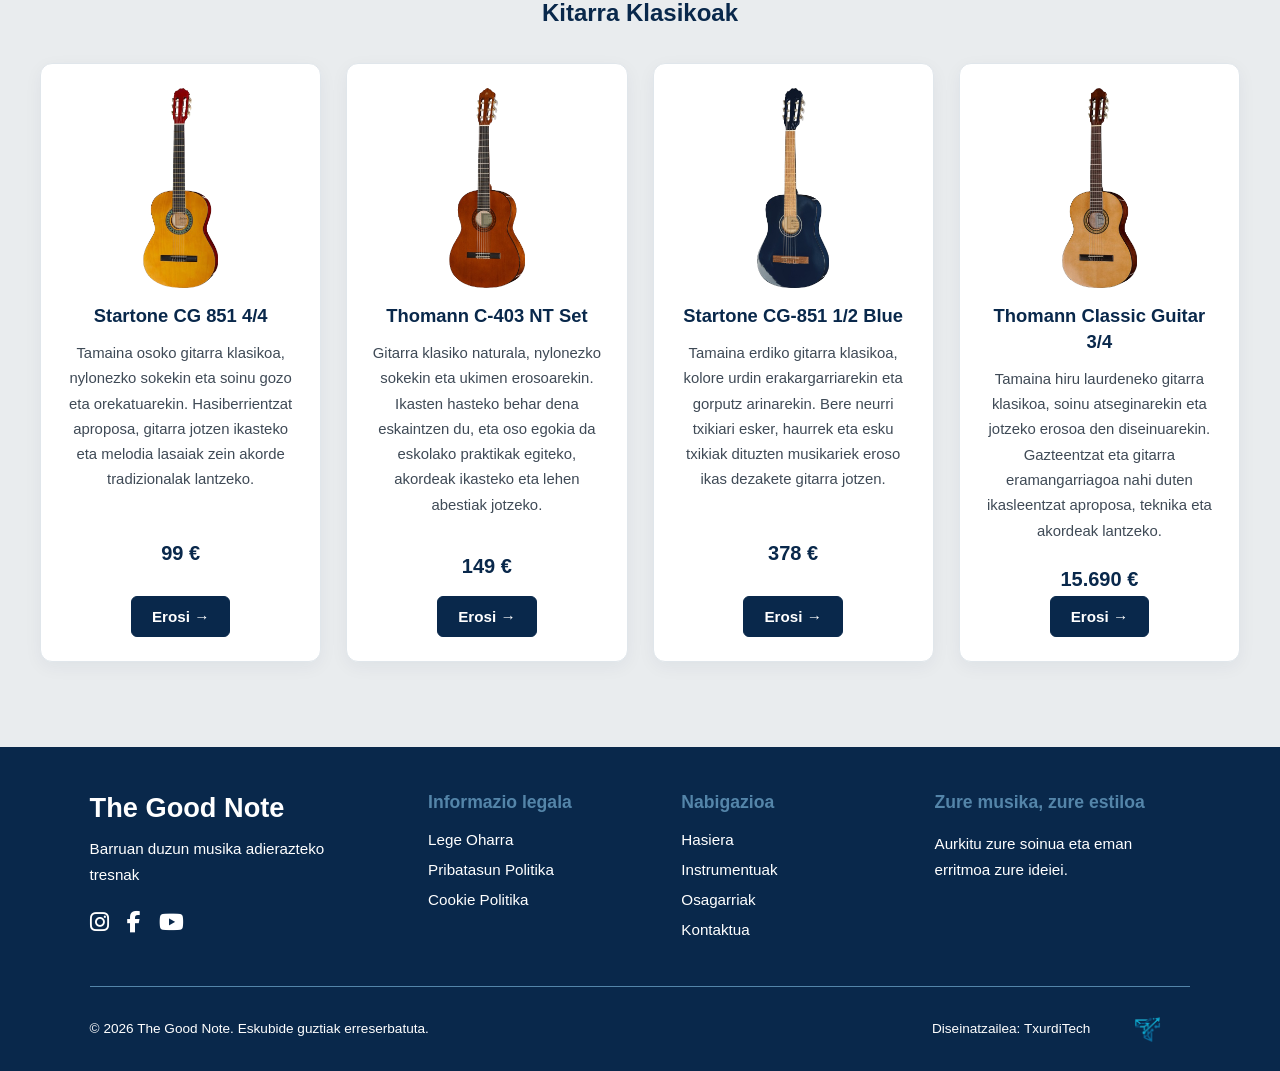
<file: Kitarrak.html>
<!DOCTYPE html>
<html lang="eu">

<!-- HEAD -->

<head>

    <meta charset="UTF-8">

    <meta name="viewport" content="width=device-width, initial-scale=1.0">

    <title>Kitarrak - The Good Note</title>

    <link rel="icon" type="image/icon" href="img\THE GOOD NOTE SF.png">

    <link rel="stylesheet" href="css/style.css">

    <link rel="stylesheet" href="https://cdnjs.cloudflare.com/ajax/libs/font-awesome/6.7.2/css/all.min.css">

</head>

<body>

    <!-- HEADER -->
    <header>

        <div class="headerarriba">

            <!-- BLOQUE 1: LOGO -->
            <div class="cajaimagen">
                <a href="index.html">
                    <img src="img/THE GOOD NOTE.png" alt="The Good Note Logo">
                </a>
            </div>

            <!-- BLOQUE 2: NOMBRE Y ESLOGAN -->
            <div class="cajatexto">
                <span class="marca-etiqueta">MUSIKA · INSTRUMENTUAK · SOINUA</span>

                <h1>The <span class="nombre-acento">Good</span> Note</h1>

                <span class="marca-linea"></span>

                <p>Barruan duzun musika adierazteko tresnak</p>
            </div>

            <!-- BLOQUE 3: BUSCADOR Y REDES SOCIALES -->
            <div class="cajaderecha">

                <form class="buscador" action="https://www.google.com/search" method="get" target="_blank">

                    <input type="search" name="q" placeholder="Bilatu produktuak..." aria-label="Bilatu produktuak">

                    <button type="submit" aria-label="Bilatu">
                        🔍
                    </button>

                </form>

                <div class="redes-sociales">

                    <a href="https://www.instagram.com/" target="_blank" rel="noopener noreferrer"
                        aria-label="Instagram">
                        <i class="fa-brands fa-instagram"></i>
                    </a>

                    <a href="https://www.facebook.com/" target="_blank" rel="noopener noreferrer" aria-label="Facebook">
                        <i class="fa-brands fa-facebook-f"></i>
                    </a>

                    <a href="https://www.youtube.com/" target="_blank" rel="noopener noreferrer" aria-label="YouTube">
                        <i class="fa-brands fa-youtube"></i>
                    </a>

                </div>

            </div>

        </div>

        <!-- MENÚ DE NAVEGACIÓN -->
        <nav class="navcontent">
            <a href="index.html">Hasiera</a>
            <a href="Instrumentuak.html">Instrumentuak</a>
            <a href="Osagarriak.html">Osagarriak</a>
            <a href="Kontaktua.html">Kontaktua</a>
        </nav>

    </header>
    
    <!-- EDUKI NAGUSIA -->
    <main class="eduki_nagusia">
        <!-- GUITARRA ELEKTRIKOAK -->

        <div class="izenburua">
            <h2>Kitarra Elektrikoak</h2>
        </div>

        <div class="produktuak">

            <div class="kutxaproduktua">
                <img src="img/Kitarra/ESP LTD M-1000HT BP Black Fade.png" alt="ESP LTD M-1000HT BP Black Fade">
                <h3>ESP LTD M-1000HT BP Black Fade</h3>
                <p>Errendimendu handiko gitarra, makal-gainalde ikusgarria, zubi finkoa eta soinu moderno indartsua
                    dituena.</p>
                <strong>
                    <p>1.099 €</p>
                </strong>
                <span class="kategoria-esteka">
                    Erosi →
                </span>
            </div>

            <div class="kutxaproduktua">
                <img src="img/Kitarra/Fodera Monarch 6 Tony Grey 33.png" alt="Fodera Monarch 6 Tony Grey 33">
                <h3>Fodera Monarch 6 Tony Grey 33</h3>
                <p>6 sokako baxu esklusiboa, 33 hazbeteko eskala, kalitate goreneko egurrak eta soinu paregabea dituena.
                </p>
                <strong>
                    <p>5.789 €</p>
                </strong>
                <span class="kategoria-esteka">
                    Erosi →
                </span>
            </div>

            <div class="kutxaproduktua">
                <img src="img/Kitarra/Jackson Pro.png" alt="Jackson Pro Rhoads RRT-3 IV/BK Stripes">
                <h3>Jackson Pro Rhoads RRT-3 IV/BK Stripes</h3>
                <p>V itxurako gitarra ikonikoa, Seymour Duncan pastillak, zubi finkoa eta izaera metalero indartsua
                    dituena.</p>
                <strong>
                    <p>8.045 €</p>
                </strong>
                <span class="kategoria-esteka">
                    Erosi →
                </span>
            </div>

            <div class="kutxaproduktua">
                <img src="img/Kitarra/Squier CV 70s Jaguar LRL 3TS.png" alt="Squier CV 70s Jaguar LRL 3TS">
                <h3>Squier CV 70s Jaguar LRL 3TS</h3>
                <p>70eko hamarkadako estilo retroa, eskala laburra, single-coil pastillak eta izaera vintage indartsua
                    dituena.</p>
                <strong>
                    <p>15.690 €</p>
                </strong>
                <span class="kategoria-esteka">
                    Erosi →
                </span>
            </div>

        </div>

        <!-- GUITARRAS ACÚSTICAS -->
        <div class="izenburua">
            <h2>Kitarra Akustikoak</h2>
        </div>

        <div class="produktuak">

            <div class="kutxaproduktua">
                <img src="img/Kitarra/Harley Benton D-120CE BK.png" alt="Harley Benton D-120CE BK">
                <h3>Harley Benton D-120CE BK</h3>
                <p>Dreadnought gitarra akustiko beltza, cutaway erosoa, mikrofonoa eta kalitate-prezio erlazio bikaina
                    dituena.</p>
                <strong>
                    <p>550 €</p>
                </strong>
                <span class="kategoria-esteka">
                    Erosi →
                </span>
            </div>

            <div class="kutxaproduktua">
                <img src="img/Kitarra/Harley Benton D-120CE NT.png" alt="Harley Benton D-120CE NT">
                <h3>Harley Benton D-120CE NT</h3>
                <p>Dreadnought gitarra elektroakustiko naturala, cutaway erosoa, ekualizadorea eta prezio oso
                    eskuragarria dituena.</p>
                <strong>
                    <p>799 €</p>
                </strong>
                <span class="kategoria-esteka">
                    Erosi →
                </span>
            </div>

            <div class="kutxaproduktua">
                <img src="img/Kitarra/Furch Vintage Pure OOMs-EM a w-GB.png" alt="Furch Vintage Pure OOMs-EM a w/GB">
                <h3>Furch Vintage Pure OOMs-EM a w/GB</h3>
                <p>Tamaina txikiko gitarra akustiko premiuma, egur laranja eta trinkoa, soinu beroa eta zorroa dituena.
                </p>
                <strong>
                    <p>999 €</p>
                </strong>
                <span class="kategoria-esteka">
                    Erosi →
                </span>
            </div>

            <div class="kutxaproduktua">
                <img src="img/Kitarra/Gibson Les Paul Studio, Wine Red.png" alt="Gibson L-00 Special Wine Red">
                <h3>Gibson L-00 Special Wine Red</h3>
                <p>Gibson klasiko bikaina, tamaina txikikoa, Wine Red akabera dotorea eta blues soinu perfektua eta
                    sakona dituena.</p>
                <strong>
                    <p>1.459 €</p>
                </strong>
                <span class="kategoria-esteka">
                    Erosi →
                </span>
            </div>

        </div>


        <!-- GITARRAS CLÁSICAS -->
        <div class="izenburua">
            <h2>Kitarra Klasikoak</h2>
        </div>

        <div class="produktuak">

            <div class="kutxaproduktua">
                <img src="img/Kitarra/Startone CG 851 4-4.png" alt="Startone CG 851 4/4">
                <h3>Startone CG 851 4/4</h3>
                <p>
                    Tamaina osoko gitarra klasikoa, nylonezko sokekin eta
                    soinu gozo eta orekatuarekin. Hasiberrientzat aproposa,
                    gitarra jotzen ikasteko eta melodia lasaiak zein
                    akorde tradizionalak lantzeko.
                </p>
                <strong>
                    <p>99 €</p>
                </strong>
                <span class="kategoria-esteka">
                    Erosi →
                </span>
            </div>

            <div class="kutxaproduktua">
                <img src="img/Kitarra/Thomann C-403 NT Set.png" alt="Thomann C-403 NT Set">
                <h3>Thomann C-403 NT Set</h3>
                <p>
                    Gitarra klasiko naturala, nylonezko sokekin eta ukimen
                    erosoarekin. Ikasten hasteko behar dena eskaintzen du,
                    eta oso egokia da eskolako praktikak egiteko,
                    akordeak ikasteko eta lehen abestiak jotzeko.
                </p>
                <strong>
                    <p>149 €</p>
                </strong>
                <span class="kategoria-esteka">
                    Erosi →
                </span>
            </div>

            <div class="kutxaproduktua">
                <img src="img/Kitarra/Startone CG-851 1-2 Blue.png" alt="Startone CG-851 1/2 Blue">
                <h3>Startone CG-851 1/2 Blue</h3>
                <p>
                    Tamaina erdiko gitarra klasikoa, kolore urdin
                    erakargarriarekin eta gorputz arinarekin. Bere neurri
                    txikiari esker, haurrek eta esku txikiak dituzten
                    musikariek eroso ikas dezakete gitarra jotzen.
                </p>
                <strong>
                    <p>378 €</p>
                </strong>
                <span class="kategoria-esteka">
                    Erosi →
                </span>
            </div>

            <div class="kutxaproduktua">
                <img src="img/Kitarra/Thomann Classic Guitar 3-4.png" alt="Thomann Classic Guitar 3/4">
                <h3>Thomann Classic Guitar 3/4</h3>
                <p>
                    Tamaina hiru laurdeneko gitarra klasikoa, soinu
                    atseginarekin eta jotzeko erosoa den diseinuarekin.
                    Gazteentzat eta gitarra eramangarriagoa nahi duten
                    ikasleentzat aproposa, teknika eta akordeak lantzeko.
                </p>
                <strong>
                    <p>15.690 €</p>
                </strong>
                <span class="kategoria-esteka">
                    Erosi →
                </span>
            </div>

        </div>

    </main>


    <footer class="footer">

        <!-- CONTENIDO PRINCIPAL -->
        <div class="footer-contenido">

            <!-- COLUMNA 1: MARCA -->
            <div class="footer-columna footer-marca">
                <h2>The Good Note</h2>

                <p class="footer-eslogan">
                    Barruan duzun musika adierazteko tresnak
                </p>

                <div class="footer-redes">
                    <a href="https://www.instagram.com/" target="_blank" rel="noopener noreferrer"
                        aria-label="Instagram">
                        <i class="fa-brands fa-instagram"></i>
                    </a>

                    <a href="https://www.facebook.com/" target="_blank" rel="noopener noreferrer" aria-label="Facebook">
                        <i class="fa-brands fa-facebook-f"></i>
                    </a>

                    <a href="https://www.youtube.com/" target="_blank" rel="noopener noreferrer" aria-label="YouTube">
                        <i class="fa-brands fa-youtube"></i>
                    </a>
                </div>
            </div>

            <!-- COLUMNA 2: INFORMACIÓN LEGAL -->
            <div class="footer-columna">
                <h3>Informazio legala</h3>

                <ul>
                    <li><a href="Lege-oharra.html">Lege Oharra</a></li>
                    <li><a href="Pribatasun-politika.html">
                            Pribatasun Politika
                        </a></li>
                    <li><a href="Cookie-politika.html">
                            Cookie Politika
                        </a></li>
                </ul>
            </div>

            <!-- COLUMNA 3: NAVEGACIÓN -->
            <div class="footer-columna">
                <h3>Nabigazioa</h3>

                <ul>
                    <li><a href="index.html">Hasiera</a></li>
                    <li><a href="Instrumentuak.html">Instrumentuak</a></li>
                    <li><a href="Osagarriak.html">Osagarriak</a></li>
                    <li><a href="Kontaktua.html">Kontaktua</a></li>
                </ul>
            </div>

            <!-- COLUMNA 4: MENSAJE DE MARCA -->
            <div class="footer-columna footer-mezua">
                <h3>Zure musika, zure estiloa</h3>

                <p>
                    Aurkitu zure soinua eta eman erritmoa
                    zure ideiei.
                </p>
            </div>

        </div>

        <!-- FRANJA INFERIOR -->
        <div class="footer-inferior">

            <p>
                © 2026 The Good Note.
                Eskubide guztiak erreserbatuta.
            </p>

            <div class="footer-diseinua">
                <span>Diseinatzailea: TxurdiTech</span>

                <img src="img/Txurdi tech sin fondo.png" alt="TxurdiTech Logo">
            </div>

        </div>

    </footer>

</body>

</html>
</file>
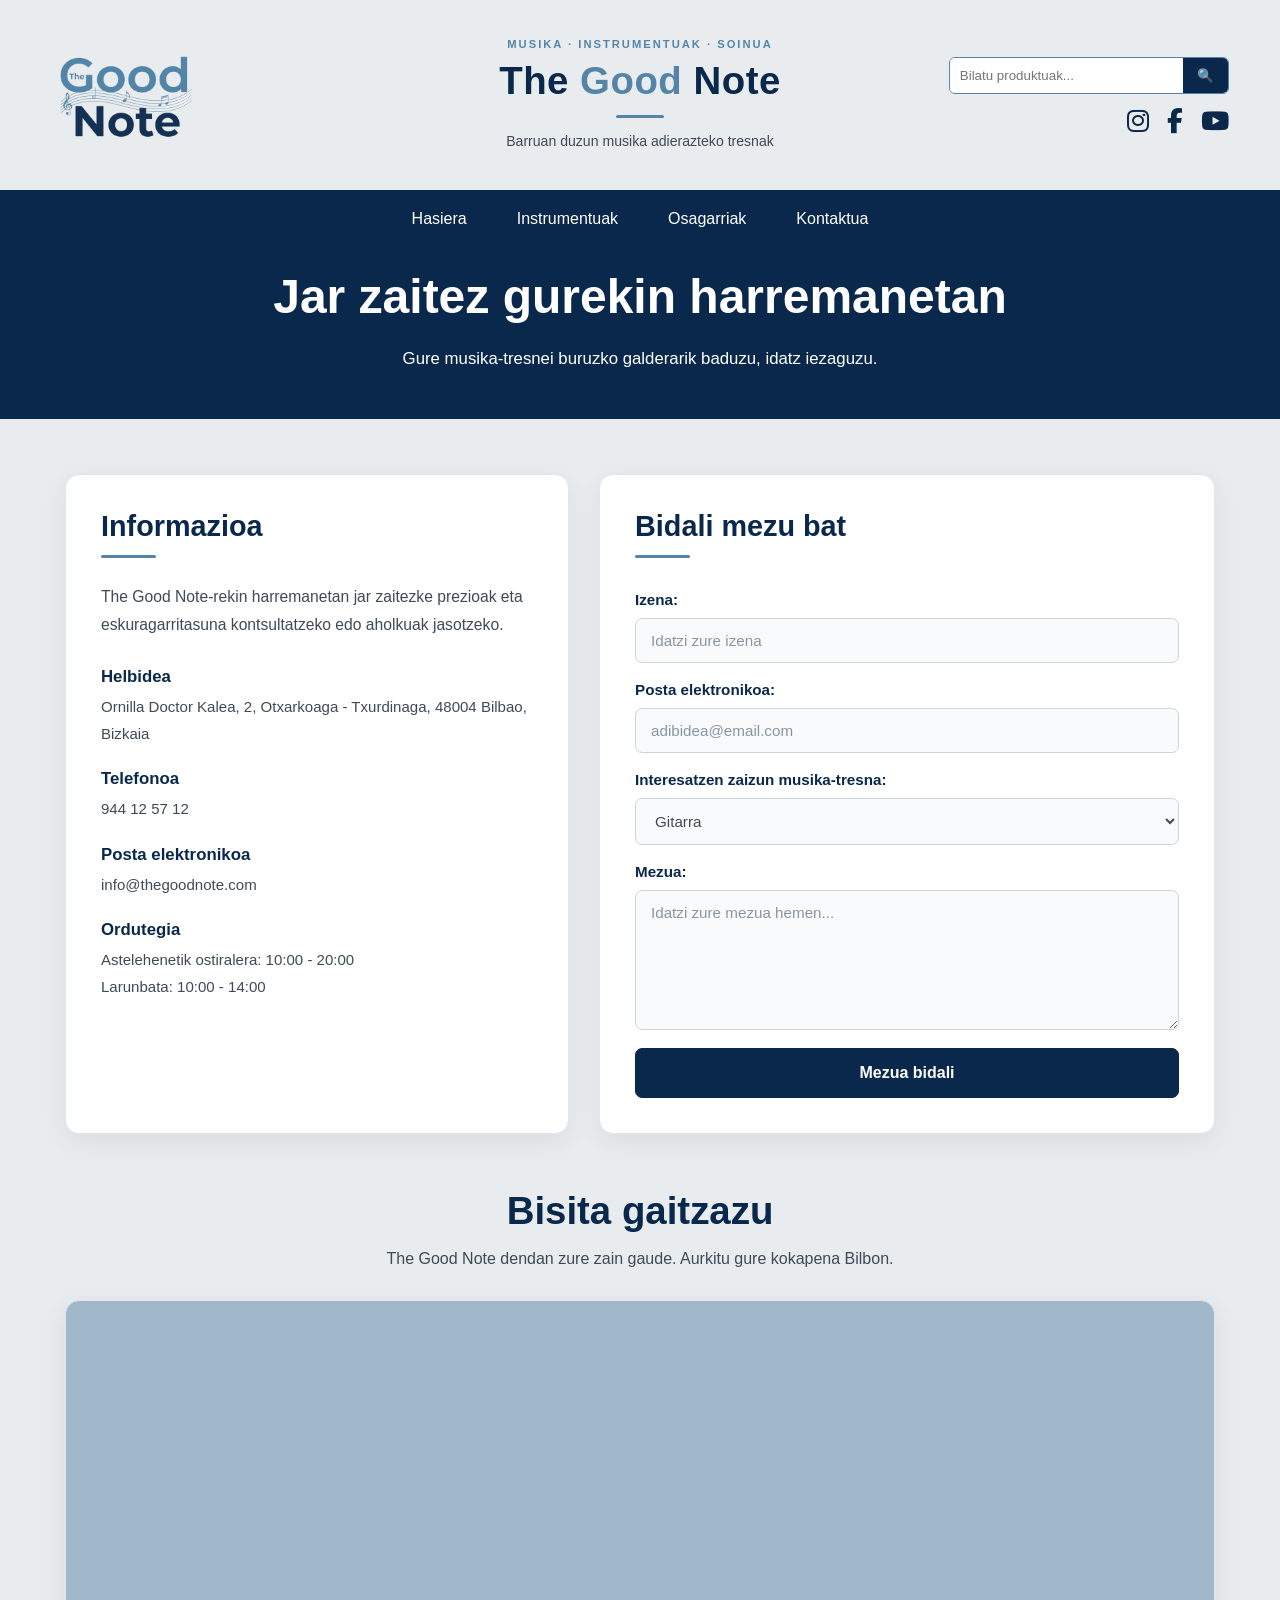
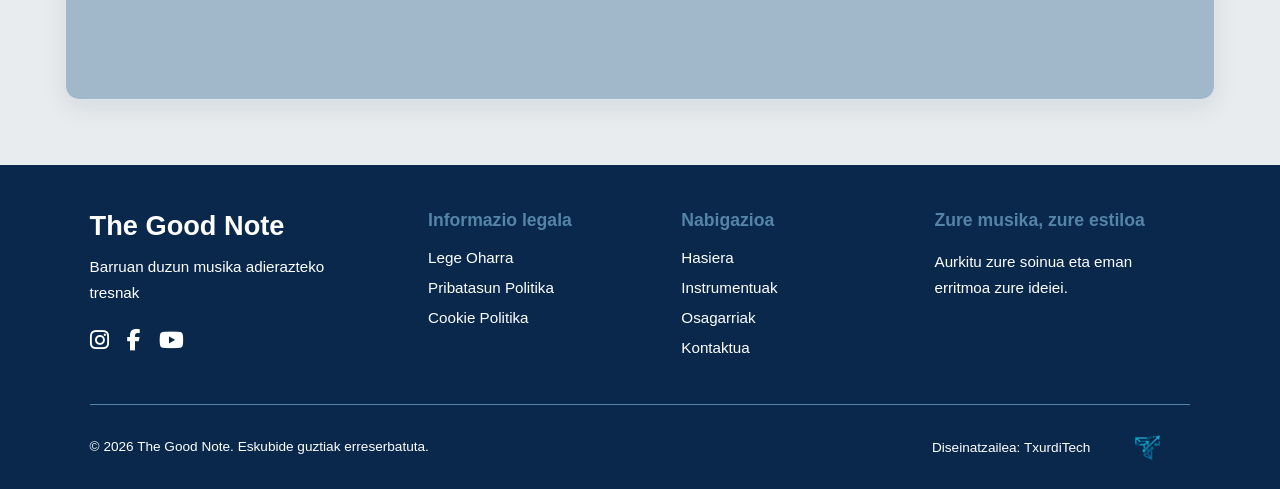
<file: Kontaktua.html>
<!DOCTYPE html>
<html lang="eu">

<!-- HEAD -->

<head>

    <meta charset="UTF-8">

    <meta name="viewport" content="width=device-width, initial-scale=1.0">

    <title>Kontaktua - The Good Note</title>

    <link rel="icon" type="image/icon" href="img\THE GOOD NOTE SF.png">

    <link rel="stylesheet" href="css/style.css">

    <link rel="stylesheet" href="https://cdnjs.cloudflare.com/ajax/libs/font-awesome/6.7.2/css/all.min.css">

</head>

<body>

    <!-- HEADER -->
    <header>

        <div class="headerarriba">

            <!-- BLOQUE 1: LOGO -->
            <div class="cajaimagen">
                <a href="index.html">
                    <img src="img/THE GOOD NOTE.png" alt="The Good Note Logo">
                </a>
            </div>

            <!-- BLOQUE 2: NOMBRE Y ESLOGAN -->
            <div class="cajatexto">
                <span class="marca-etiqueta">MUSIKA · INSTRUMENTUAK · SOINUA</span>

                <h1>The <span class="nombre-acento">Good</span> Note</h1>

                <span class="marca-linea"></span>

                <p>Barruan duzun musika adierazteko tresnak</p>
            </div>

            <!-- BLOQUE 3: BUSCADOR Y REDES SOCIALES -->
            <div class="cajaderecha">

                <form class="buscador" action="https://www.google.com/search" method="get" target="_blank">

                    <input type="search" name="q" placeholder="Bilatu produktuak..." aria-label="Bilatu produktuak">

                    <button type="submit" aria-label="Bilatu">
                        🔍
                    </button>

                </form>

                <div class="redes-sociales">

                    <a href="https://www.instagram.com/" target="_blank" rel="noopener noreferrer"
                        aria-label="Instagram">
                        <i class="fa-brands fa-instagram"></i>
                    </a>

                    <a href="https://www.facebook.com/" target="_blank" rel="noopener noreferrer" aria-label="Facebook">
                        <i class="fa-brands fa-facebook-f"></i>
                    </a>

                    <a href="https://www.youtube.com/" target="_blank" rel="noopener noreferrer" aria-label="YouTube">
                        <i class="fa-brands fa-youtube"></i>
                    </a>

                </div>

            </div>

        </div>

        <!-- MENÚ DE NAVEGACIÓN -->
        <nav class="navcontent">
            <a href="index.html">Hasiera</a>
            <a href="Instrumentuak.html">Instrumentuak</a>
            <a href="Osagarriak.html">Osagarriak</a>
            <a href="Kontaktua.html">Kontaktua</a>
        </nav>

    </header>

    <main>

        <section class="cabecera-pagina">

            <h2>

                Jar zaitez gurekin harremanetan

            </h2>

            <p>

                Gure musika-tresnei buruzko galderarik baduzu,
                idatz iezaguzu.

            </p>

        </section>

        <section class="contacto">


            <!-- INFORMAZIOA -->

            <article class="informacion-contacto">

                <h2>

                    Informazioa

                </h2>

                <p>

                    The Good Note-rekin harremanetan jar zaitezke
                    prezioak eta eskuragarritasuna kontsultatzeko
                    edo aholkuak jasotzeko.

                </p>

                <!-- DEFINIZIO-ZERRENDA -->

                <dl>

                    <dt>

                        Helbidea

                    </dt>

                    <dd>

                        Ornilla Doctor Kalea, 2, Otxarkoaga - Txurdinaga, 48004 Bilbao, Bizkaia

                    </dd>


                    <dt>

                        Telefonoa

                    </dt>

                    <dd>

                        944 12 57 12

                    </dd>


                    <dt>

                        Posta elektronikoa

                    </dt>

                    <dd>

                        info@thegoodnote.com

                    </dd>


                    <dt>

                        Ordutegia

                    </dt>

                    <dd>

                        Astelehenetik ostiralera: 10:00 - 20:00

                    </dd>

                    <dd>

                        Larunbata: 10:00 - 14:00

                    </dd>

                </dl>

            </article>

            <!-- INPRIMAKIA -->

            <article class="formulario">

                <h2>

                    Bidali mezu bat

                </h2>

                <form action="#" method="post">


                    <label for="nombre">

                        Izena:

                    </label>

                    <input type="text" id="nombre" name="nombre" placeholder="Idatzi zure izena" required>

                    <label for="email">

                        Posta elektronikoa:

                    </label>

                    <input type="email" id="email" name="email" placeholder="adibidea@email.com" required>

                    <label for="instrumento">

                        Interesatzen zaizun musika-tresna:

                    </label>

                    <select id="instrumento" name="instrumento">

                        <option value="guitarra">

                            Gitarra

                        </option>

                        <option value="piano">

                            Pianoa edo teklatua

                        </option>

                        <option value="bateria">

                            Bateria

                        </option>

                        <option value="otro">

                            Beste bat

                        </option>

                    </select>

                    <label for="mensaje">

                        Mezua:

                    </label>

                    <textarea id="mensaje" name="mensaje" rows="6" placeholder="Idatzi zure mezua hemen..."
                        required></textarea>

                    <button type="submit">

                        Mezua bidali

                    </button>

                </form>

            </article>

        </section>

        <!-- MAPA DE UBICACIÓN -->
        <section class="mapa-contacto">

            <div class="mapa-cabecera">
                <h2>Bisita gaitzazu</h2>
                <p>
                    The Good Note dendan zure zain gaude.
                    Aurkitu gure kokapena Bilbon.
                </p>
            </div>

            <div class="mapa-contenedor">
                <iframe
                    src="https://maps.google.com/maps?q=Ornilla%20Doctor%20Kalea%2C%202%2C%2048004%20Bilbao%2C%20Bizkaia&t=&z=16&ie=UTF8&iwloc=&output=embed"
                    title="The Good Note dendaren kokapena Bilbon" loading="lazy"
                    referrerpolicy="no-referrer-when-downgrade" allowfullscreen>
                </iframe>
            </div>

        </section>

    </main>

    <footer class="footer">

        <!-- CONTENIDO PRINCIPAL -->
        <div class="footer-contenido">

            <!-- COLUMNA 1: MARCA -->
            <div class="footer-columna footer-marca">
                <h2>The Good Note</h2>

                <p class="footer-eslogan">
                    Barruan duzun musika adierazteko tresnak
                </p>

                <div class="footer-redes">
                    <a href="https://www.instagram.com/" target="_blank" rel="noopener noreferrer"
                        aria-label="Instagram">
                        <i class="fa-brands fa-instagram"></i>
                    </a>

                    <a href="https://www.facebook.com/" target="_blank" rel="noopener noreferrer" aria-label="Facebook">
                        <i class="fa-brands fa-facebook-f"></i>
                    </a>

                    <a href="https://www.youtube.com/" target="_blank" rel="noopener noreferrer" aria-label="YouTube">
                        <i class="fa-brands fa-youtube"></i>
                    </a>
                </div>
            </div>

            <!-- COLUMNA 2: INFORMACIÓN LEGAL -->
            <div class="footer-columna">
                <h3>Informazio legala</h3>

                <ul>
                    <li><a href="Lege-oharra.html">Lege Oharra</a></li>
                    <li><a href="Pribatasun-politika.html">
                            Pribatasun Politika
                        </a></li>
                    <li><a href="Cookie-politika.html">
                            Cookie Politika
                        </a></li>
                </ul>
            </div>

            <!-- COLUMNA 3: NAVEGACIÓN -->
            <div class="footer-columna">
                <h3>Nabigazioa</h3>

                <ul>
                    <li><a href="index.html">Hasiera</a></li>
                    <li><a href="Instrumentuak.html">Instrumentuak</a></li>
                    <li><a href="Osagarriak.html">Osagarriak</a></li>
                    <li><a href="Kontaktua.html">Kontaktua</a></li>
                </ul>
            </div>

            <!-- COLUMNA 4: MENSAJE DE MARCA -->
            <div class="footer-columna footer-mezua">
                <h3>Zure musika, zure estiloa</h3>

                <p>
                    Aurkitu zure soinua eta eman erritmoa
                    zure ideiei.
                </p>
            </div>

        </div>

        <!-- FRANJA INFERIOR -->
        <div class="footer-inferior">

            <p>
                © 2026 The Good Note.
                Eskubide guztiak erreserbatuta.
            </p>

            <div class="footer-diseinua">
                <span>Diseinatzailea: TxurdiTech</span>

                <img src="img/Txurdi tech sin fondo.png" alt="TxurdiTech Logo">
            </div>

        </div>

    </footer>

</body>

</html>
</file>
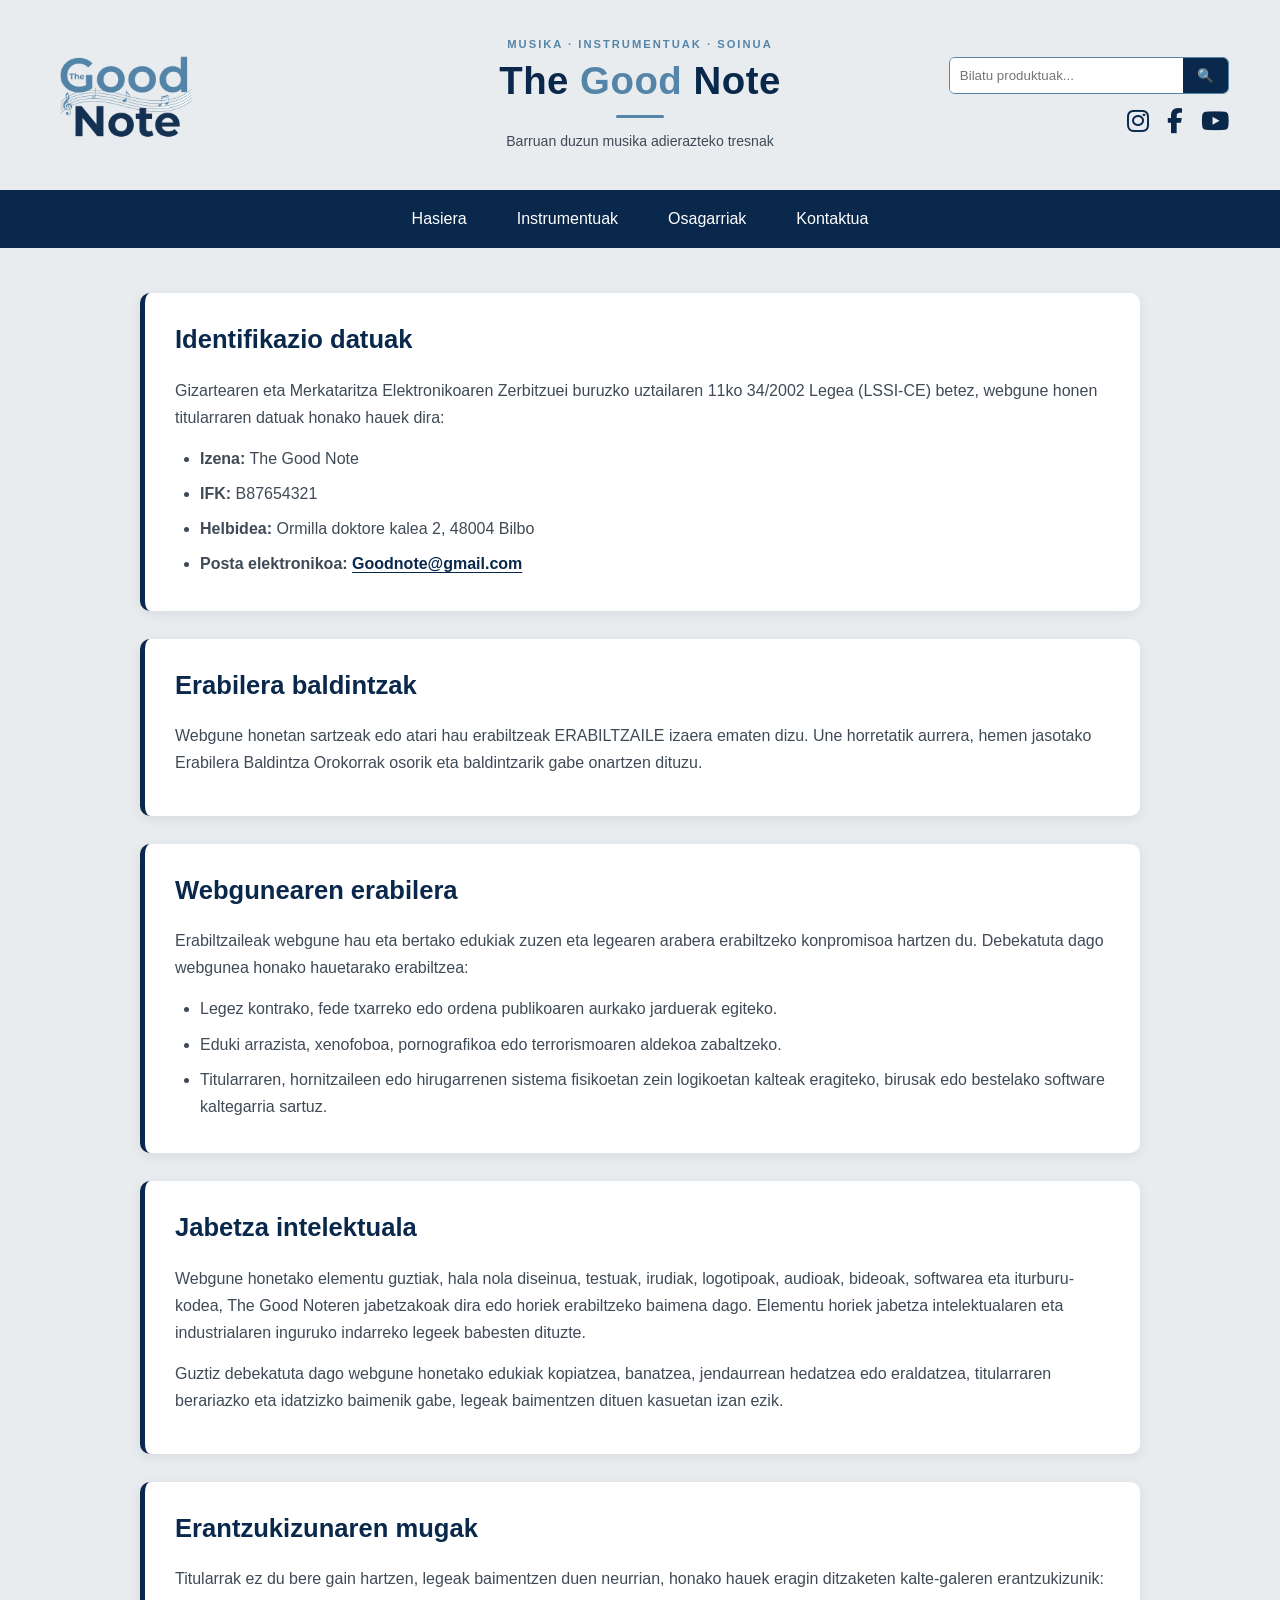
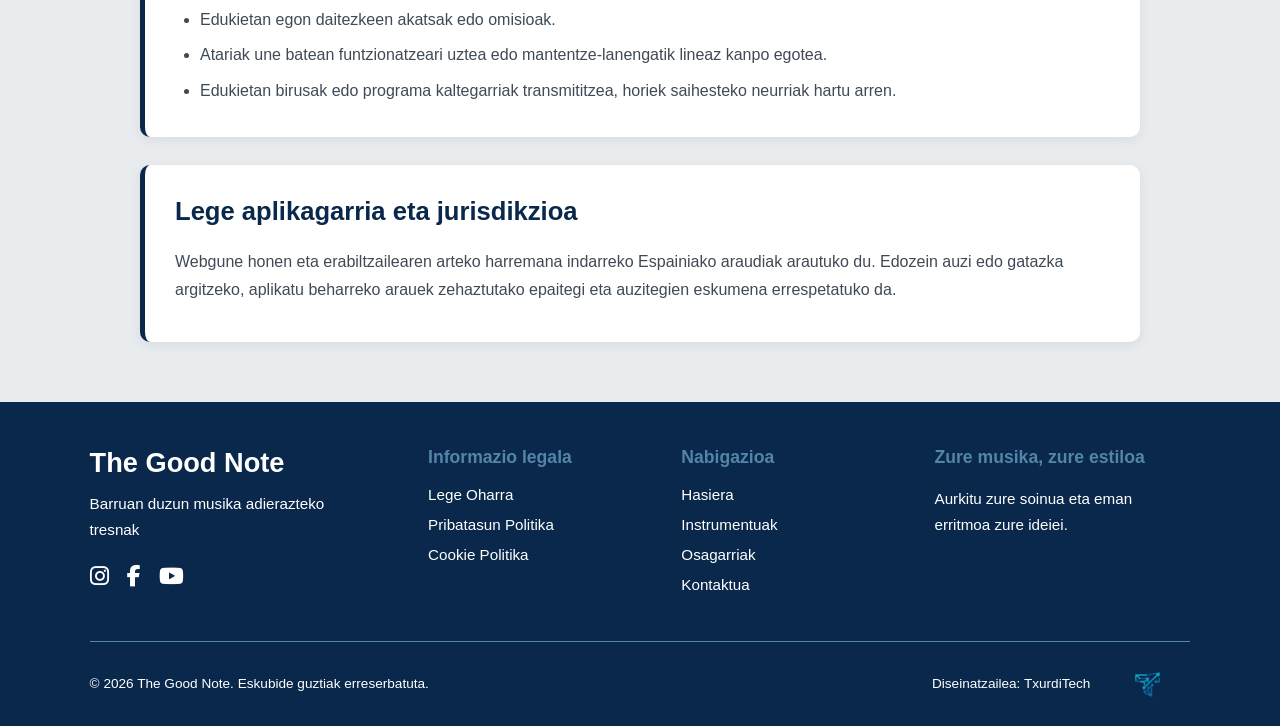
<file: Lege_oharra.html>
<!DOCTYPE html>
<html lang="eu">

<head>
    <meta charset="UTF-8">
    <meta name="viewport" content="width=device-width, initial-scale=1.0">

    <title>Lege Oharra - The Good Note</title>

    <link rel="icon" type="image/png" href="img/THE GOOD NOTE SF.png">
    <link rel="stylesheet" href="css/style.css">
    <link rel="stylesheet"
        href="https://cdnjs.cloudflare.com/ajax/libs/font-awesome/6.7.2/css/all.min.css">
</head>

<body class="pagina-lege-oharra">

    <!-- HEADER -->
    <header>

        <div class="headerarriba">

            <!-- LOGO -->
            <div class="cajaimagen">
                <a href="index.html">
                    <img src="img/THE GOOD NOTE.png"
                        alt="The Good Note Logo">
                </a>
            </div>

            <!-- NOMBRE Y ESLOGAN -->
            <div class="cajatexto">
                <span class="marca-etiqueta">
                    MUSIKA · INSTRUMENTUAK · SOINUA
                </span>

                <h1>The <span class="nombre-acento">Good</span> Note</h1>

                <span class="marca-linea"></span>

                <p>Barruan duzun musika adierazteko tresnak</p>
            </div>

            <!-- BUSCADOR Y REDES -->
            <div class="cajaderecha">

                <form class="buscador"
                    action="https://www.google.com/search"
                    method="get"
                    target="_blank">

                    <input type="search"
                        name="q"
                        placeholder="Bilatu produktuak..."
                        aria-label="Bilatu produktuak">

                    <button type="submit" aria-label="Bilatu">
                        🔍
                    </button>
                </form>

                <div class="redes-sociales">

                    <a href="https://www.instagram.com/"
                        target="_blank"
                        rel="noopener noreferrer"
                        aria-label="Instagram">
                        <i class="fa-brands fa-instagram"></i>
                    </a>

                    <a href="https://www.facebook.com/"
                        target="_blank"
                        rel="noopener noreferrer"
                        aria-label="Facebook">
                        <i class="fa-brands fa-facebook-f"></i>
                    </a>

                    <a href="https://www.youtube.com/"
                        target="_blank"
                        rel="noopener noreferrer"
                        aria-label="YouTube">
                        <i class="fa-brands fa-youtube"></i>
                    </a>

                </div>
            </div>

        </div>

        <!-- MENÚ -->
        <nav class="navcontent">
            <a href="index.html">Hasiera</a>
            <a href="Instrumentuak.html">Instrumentuak</a>
            <a href="Osagarriak.html">Osagarriak</a>
            <a href="Kontaktua.html">Kontaktua</a>
        </nav>

    </header>

    <!-- CONTENIDO LEGAL -->
    <main class="lege-edukia">

        <section class="lege-atala">
            <h2>Identifikazio datuak</h2>

            <p>
                Gizartearen eta Merkataritza Elektronikoaren Zerbitzuei
                buruzko uztailaren 11ko 34/2002 Legea (LSSI-CE) betez,
                webgune honen titularraren datuak honako hauek dira:
            </p>

            <ul>
                <li><strong>Izena:</strong> The Good Note</li>
                <li><strong>IFK:</strong> B87654321</li>
                <li>
                    <strong>Helbidea:</strong>
                    Ormilla doktore kalea 2,
                    48004 Bilbo
                </li>
                <li>
                    <strong>Posta elektronikoa:</strong>
                    <a href="mailto:Goodnote@gmail.com">
                        Goodnote@gmail.com
                    </a>
                </li>
            </ul>
        </section>

        <section class="lege-atala">
            <h2>Erabilera baldintzak</h2>

            <p>
                Webgune honetan sartzeak edo atari hau erabiltzeak
                ERABILTZAILE izaera ematen dizu. Une horretatik aurrera,
                hemen jasotako Erabilera Baldintza Orokorrak osorik
                eta baldintzarik gabe onartzen dituzu.
            </p>
        </section>

        <section class="lege-atala">
            <h2>Webgunearen erabilera</h2>

            <p>
                Erabiltzaileak webgune hau eta bertako edukiak zuzen
                eta legearen arabera erabiltzeko konpromisoa hartzen du.
                Debekatuta dago webgunea honako hauetarako erabiltzea:
            </p>

            <ul>
                <li>
                    Legez kontrako, fede txarreko edo ordena publikoaren
                    aurkako jarduerak egiteko.
                </li>
                <li>
                    Eduki arrazista, xenofoboa, pornografikoa edo
                    terrorismoaren aldekoa zabaltzeko.
                </li>
                <li>
                    Titularraren, hornitzaileen edo hirugarrenen sistema
                    fisikoetan zein logikoetan kalteak eragiteko,
                    birusak edo bestelako software kaltegarria sartuz.
                </li>
            </ul>
        </section>

        <section class="lege-atala">
            <h2>Jabetza intelektuala</h2>

            <p>
                Webgune honetako elementu guztiak, hala nola diseinua,
                testuak, irudiak, logotipoak, audioak, bideoak,
                softwarea eta iturburu-kodea, The Good Noteren jabetzakoak
                dira edo horiek erabiltzeko baimena dago.
                Elementu horiek jabetza intelektualaren eta industrialaren
                inguruko indarreko legeek babesten dituzte.
            </p>

            <p>
                Guztiz debekatuta dago webgune honetako edukiak kopiatzea,
                banatzea, jendaurrean hedatzea edo eraldatzea,
                titularraren berariazko eta idatzizko baimenik gabe,
                legeak baimentzen dituen kasuetan izan ezik.
            </p>
        </section>

        <section class="lege-atala">
            <h2>Erantzukizunaren mugak</h2>

            <p>
                Titularrak ez du bere gain hartzen, legeak baimentzen
                duen neurrian, honako hauek eragin ditzaketen
                kalte-galeren erantzukizunik:
            </p>

            <ul>
                <li>Edukietan egon daitezkeen akatsak edo omisioak.</li>
                <li>
                    Atariak une batean funtzionatzeari uztea edo
                    mantentze-lanengatik lineaz kanpo egotea.
                </li>
                <li>
                    Edukietan birusak edo programa kaltegarriak
                    transmititzea, horiek saihesteko neurriak hartu arren.
                </li>
            </ul>
        </section>

        <section class="lege-atala">
            <h2>Lege aplikagarria eta jurisdikzioa</h2>

            <p>
                Webgune honen eta erabiltzailearen arteko harremana
                indarreko Espainiako araudiak arautuko du.
                Edozein auzi edo gatazka argitzeko, aplikatu beharreko
                arauek zehaztutako epaitegi eta auzitegien eskumena
                errespetatuko da.
            </p>
        </section>

    </main>

    <!-- FOOTER -->
    <footer class="footer">

        <div class="footer-contenido">

            <!-- MARKA -->
            <div class="footer-columna footer-marca">
                <h2>The Good Note</h2>

                <p class="footer-eslogan">
                    Barruan duzun musika adierazteko tresnak
                </p>

                <div class="footer-redes">

                    <a href="https://www.instagram.com/"
                        target="_blank"
                        rel="noopener noreferrer"
                        aria-label="Instagram">
                        <i class="fa-brands fa-instagram"></i>
                    </a>

                    <a href="https://www.facebook.com/"
                        target="_blank"
                        rel="noopener noreferrer"
                        aria-label="Facebook">
                        <i class="fa-brands fa-facebook-f"></i>
                    </a>

                    <a href="https://www.youtube.com/"
                        target="_blank"
                        rel="noopener noreferrer"
                        aria-label="YouTube">
                        <i class="fa-brands fa-youtube"></i>
                    </a>

                </div>
            </div>

            <!-- INFORMAZIO LEGALA -->
            <div class="footer-columna">
                <h3>Informazio legala</h3>

                <ul>
                    <li>
                        <a href="./Lege_oharra.html">Lege Oharra</a>
                    </li>
                    <li>
                        <a href="Pribatasun-politika.html">
                            Pribatasun Politika
                        </a>
                    </li>
                    <li>
                        <a href="Cookie-politika.html">
                            Cookie Politika
                        </a>
                    </li>
                </ul>
            </div>

            <!-- NABIGAZIOA -->
            <div class="footer-columna">
                <h3>Nabigazioa</h3>

                <ul>
                    <li><a href="index.html">Hasiera</a></li>
                    <li>
                        <a href="Instrumentuak.html">Instrumentuak</a>
                    </li>
                    <li>
                        <a href="Osagarriak.html">Osagarriak</a>
                    </li>
                    <li><a href="Kontaktua.html">Kontaktua</a></li>
                </ul>
            </div>

            <!-- MARKAREN MEZUA -->
            <div class="footer-columna footer-mezua">
                <h3>Zure musika, zure estiloa</h3>

                <p>
                    Aurkitu zure soinua eta eman erritmoa
                    zure ideiei.
                </p>
            </div>

        </div>

        <!-- BEHEKO ZATIA -->
        <div class="footer-inferior">

            <p>
                © 2026 The Good Note.
                Eskubide guztiak erreserbatuta.
            </p>

            <div class="footer-diseinua">
                <span>Diseinatzailea: TxurdiTech</span>

                <img src="img/Txurdi tech sin fondo.png"
                    alt="TxurdiTech Logo">
            </div>

        </div>

    </footer>

</body>
</html>
</file>
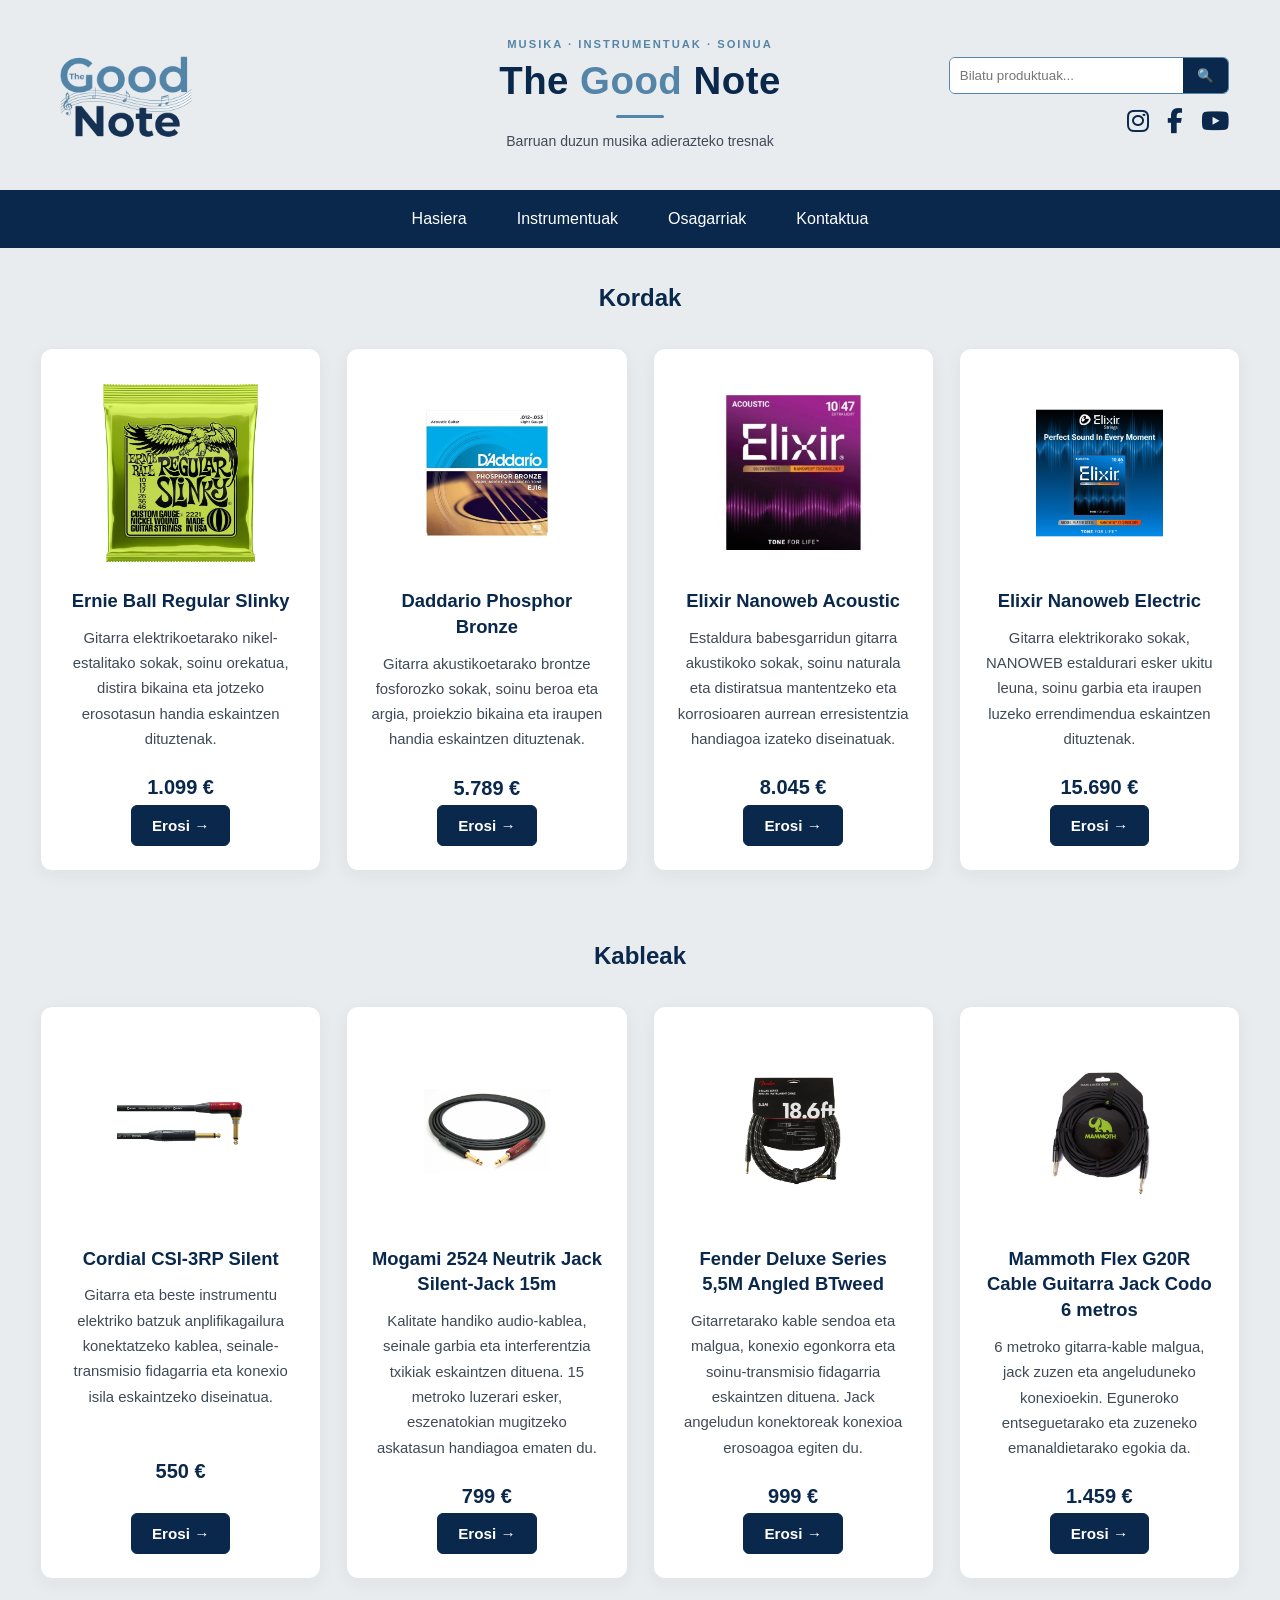
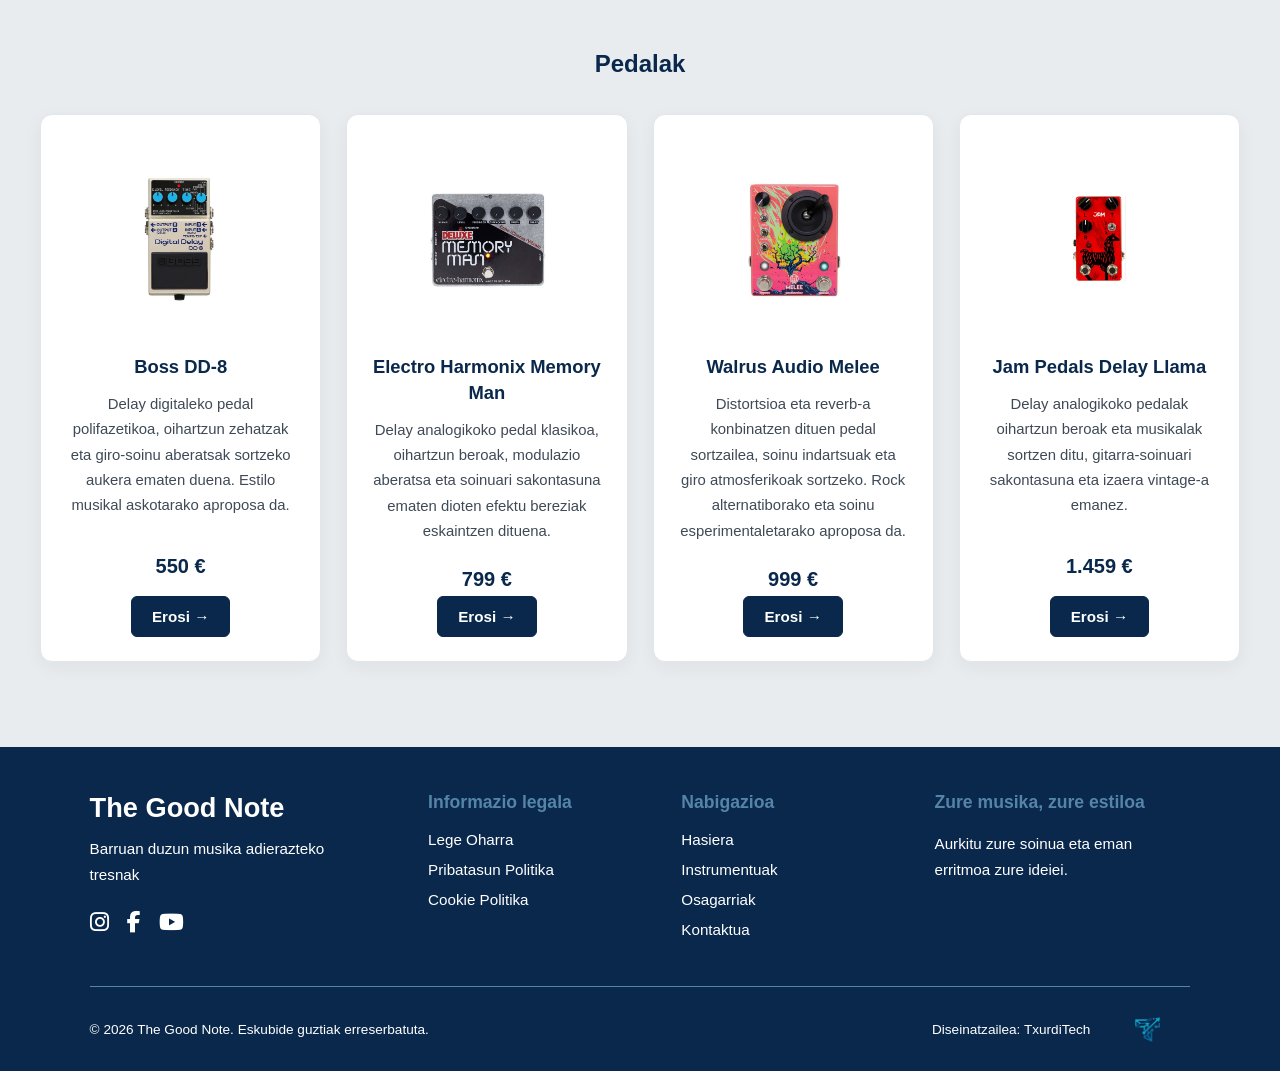
<file: Osagarriak.html>
<!DOCTYPE html>
<html lang="eu">

<!-- HEAD -->

<head>

    <meta charset="UTF-8">

    <meta name="viewport" content="width=device-width, initial-scale=1.0">

    <title>Osagarriak - The Good Note</title>

    <link rel="icon" type="image/icon" href="img\THE GOOD NOTE SF.png">

    <link rel="stylesheet" href="css/style.css">

    <link rel="stylesheet" href="https://cdnjs.cloudflare.com/ajax/libs/font-awesome/6.7.2/css/all.min.css">

</head>

<body>

    <!-- HEADER -->
    <header>

        <div class="headerarriba">

            <!-- BLOQUE 1: LOGO -->
            <div class="cajaimagen">
                <a href="index.html">
                    <img src="img/THE GOOD NOTE.png" alt="The Good Note Logo">
                </a>
            </div>

            <!-- BLOQUE 2: NOMBRE Y ESLOGAN -->
            <div class="cajatexto">
                <span class="marca-etiqueta">MUSIKA · INSTRUMENTUAK · SOINUA</span>

                <h1>The <span class="nombre-acento">Good</span> Note</h1>

                <span class="marca-linea"></span>

                <p>Barruan duzun musika adierazteko tresnak</p>
            </div>

            <!-- BLOQUE 3: BUSCADOR Y REDES SOCIALES -->
            <div class="cajaderecha">

                <form class="buscador" action="https://www.google.com/search" method="get" target="_blank">

                    <input type="search" name="q" placeholder="Bilatu produktuak..." aria-label="Bilatu produktuak">

                    <button type="submit" aria-label="Bilatu">
                        🔍
                    </button>

                </form>

                <div class="redes-sociales">

                    <a href="https://www.instagram.com/" target="_blank" rel="noopener noreferrer"
                        aria-label="Instagram">
                        <i class="fa-brands fa-instagram"></i>
                    </a>

                    <a href="https://www.facebook.com/" target="_blank" rel="noopener noreferrer" aria-label="Facebook">
                        <i class="fa-brands fa-facebook-f"></i>
                    </a>

                    <a href="https://www.youtube.com/" target="_blank" rel="noopener noreferrer" aria-label="YouTube">
                        <i class="fa-brands fa-youtube"></i>
                    </a>

                </div>

            </div>

        </div>

        <!-- MENÚ DE NAVEGACIÓN -->
        <nav class="navcontent">
            <a href="index.html">Hasiera</a>
            <a href="Instrumentuak.html">Instrumentuak</a>
            <a href="Osagarriak.html">Osagarriak</a>
            <a href="Kontaktua.html">Kontaktua</a>
        </nav>

    </header>

    <!-- EDUKI NAGUSIA -->

    <main class="eduki_nagusia">

        <!-- KORDAK -->
        <div class="izenburua">
            <h2>Kordak</h2>
        </div>

        <div class="produktuak">

            <div class="kutxaproduktua">
                <img src="img/Osagarriak/ernie-ball-2221-regular-slinky.jpg" alt="Ernie Ball Regular Slinky">
                <h3>Ernie Ball Regular Slinky</h3>
                <p>Gitarra elektrikoetarako nikel-estalitako sokak, soinu orekatua, distira bikaina eta jotzeko
                    erosotasun handia eskaintzen dituztenak.</p>
                <strong>
                    <p>1.099 €</p>
                </strong>
                <span class="kategoria-esteka">
                    Erosi →
                </span>
            </div>

            <div class="kutxaproduktua">
                <img src="img/Osagarriak/daddario-ej16-phosphor-bronze-light.jpg" alt="Daddario Phosphor Bronze">
                <h3>Daddario Phosphor Bronze</h3>
                <p>Gitarra akustikoetarako brontze fosforozko sokak, soinu beroa eta argia, proiekzio bikaina eta
                    iraupen handia eskaintzen dituztenak.</p>
                <strong>
                    <p>5.789 €</p>
                </strong>
                <span class="kategoria-esteka">
                    Erosi →
                </span>
            </div>

            <div class="kutxaproduktua">
                <img src="img/Osagarriak/elixir-nanoweb-11002-acoustic-string.jpg" alt="Elixir Nanoweb Acoustic">
                <h3>Elixir Nanoweb Acoustic</h3>
                <p>Estaldura babesgarridun gitarra akustikoko sokak, soinu naturala eta distiratsua mantentzeko eta
                    korrosioaren aurrean erresistentzia handiagoa izateko diseinatuak.</p>
                <strong>
                    <p>8.045 €</p>
                </strong>
                <span class="kategoria-esteka">
                    Erosi →
                </span>
            </div>

            <div class="kutxaproduktua">
                <img src="img/Osagarriak/elixir-nanoweb-12052-electric-string.jpg" alt="Elixir Nanoweb Electric">
                <h3>Elixir Nanoweb Electric</h3>
                <p>Gitarra elektrikorako sokak, NANOWEB estaldurari esker ukitu leuna, soinu garbia eta iraupen luzeko
                    errendimendua eskaintzen dituztenak.</p>
                <strong>
                    <p>15.690 €</p>
                </strong>
                <span class="kategoria-esteka">
                    Erosi →
                </span>
            </div>

        </div>


        <!-- KABLEAK -->
        <div class="izenburua">
            <h2>Kableak</h2>
        </div>

        <div class="produktuak">

            <div class="kutxaproduktua">
                <img src="img/Osagarriak/cordial.jpg" alt="Cordial CSI-3RP Silent">
                <h3>Cordial CSI-3RP Silent</h3>
                <p>Gitarra eta beste instrumentu elektriko batzuk anplifikagailura konektatzeko kablea,
                    seinale-transmisio fidagarria eta konexio isila eskaintzeko diseinatua.</p>
                <strong>
                    <p>550 €</p>
                </strong>
                <span class="kategoria-esteka">
                    Erosi →
                </span>
            </div>

            <div class="kutxaproduktua">
                <img src="img/Osagarriak/mogami.jpg" alt="Mogami 2524 Neutrik Jack Silent-Jack 15m">
                <h3>Mogami 2524 Neutrik Jack Silent-Jack 15m</h3>
                <p>Kalitate handiko audio-kablea, seinale garbia eta interferentzia txikiak eskaintzen dituena. 15
                    metroko luzerari esker, eszenatokian mugitzeko askatasun handiagoa ematen du.</p>
                <strong>
                    <p>799 €</p>
                </strong>
                <span class="kategoria-esteka">
                    Erosi →
                </span>
            </div>

            <div class="kutxaproduktua">
                <img src="img/Osagarriak/fender.jpg" alt="Fender Deluxe Series 5,5M Angled BTweed">
                <h3>Fender Deluxe Series 5,5M Angled BTweed</h3>
                <p>Gitarretarako kable sendoa eta malgua, konexio egonkorra eta soinu-transmisio fidagarria eskaintzen
                    dituena. Jack angeludun konektoreak konexioa erosoagoa egiten du.</p>
                <strong>
                    <p>999 €</p>
                </strong>
                <span class="kategoria-esteka">
                    Erosi →
                </span>
            </div>

            <div class="kutxaproduktua">
                <img src="img/Osagarriak/mammoth.jpg" alt="Mammoth Flex G20R gitarra-kablea">
                <h3>Mammoth Flex G20R Cable Guitarra Jack Codo 6 metros</h3>
                <p>6 metroko gitarra-kable malgua, jack zuzen eta angeluduneko konexioekin. Eguneroko entseguetarako eta
                    zuzeneko emanaldietarako egokia da.</p>
                <strong>
                    <p>1.459 €</p>
                </strong>
                <span class="kategoria-esteka">
                    Erosi →
                </span>
            </div>

        </div>


        <!-- PEDALAK -->
        <div class="izenburua">
            <h2>Pedalak</h2>
        </div>

        <div class="produktuak">

            <div class="kutxaproduktua">
                <img src="img/Osagarriak/boss-dd-8.jpg" alt="Boss DD-8 delay digitaleko pedala">
                <h3>Boss DD-8</h3>
                <p>Delay digitaleko pedal polifazetikoa, oihartzun zehatzak eta giro-soinu aberatsak sortzeko aukera
                    ematen duena. Estilo musikal askotarako aproposa da.</p>
                <strong>
                    <p>550 €</p>
                </strong>
                <span class="kategoria-esteka">
                    Erosi →
                </span>
            </div>

            <div class="kutxaproduktua">
                <img src="img/Osagarriak/electro-harmonix-deluxe-memory-man.jpg"
                    alt="Electro-Harmonix Deluxe Memory Man">
                <h3>Electro Harmonix Memory Man</h3>
                <p>Delay analogikoko pedal klasikoa, oihartzun beroak, modulazio aberatsa eta soinuari sakontasuna
                    ematen dioten efektu bereziak eskaintzen dituena.</p>
                <strong>
                    <p>799 €</p>
                </strong>
                <span class="kategoria-esteka">
                    Erosi →
                </span>
            </div>

            <div class="kutxaproduktua">
                <img src="img/Osagarriak/walrus-audio-melee.jpg" alt="Walrus Audio Melee">
                <h3>Walrus Audio Melee</h3>
                <p>Distortsioa eta reverb-a konbinatzen dituen pedal sortzailea, soinu indartsuak eta giro atmosferikoak
                    sortzeko. Rock alternatiborako eta soinu esperimentaletarako aproposa da.</p>
                <strong>
                    <p>999 €</p>
                </strong>
                <span class="kategoria-esteka">
                    Erosi →
                </span>
            </div>

            <div class="kutxaproduktua">
                <img src="img/Osagarriak/jam-pedals-delay-llama.jpg" alt="Jam Pedals Delay Llama">
                <h3>Jam Pedals Delay Llama</h3>
                <p>Delay analogikoko pedalak oihartzun beroak eta musikalak sortzen ditu, gitarra-soinuari sakontasuna
                    eta izaera vintage-a emanez.</p>
                <strong>
                    <p>1.459 €</p>
                </strong>
                <span class="kategoria-esteka">
                    Erosi →
                </span>
            </div>

        </div>

    </main>

    <footer class="footer">

        <!-- CONTENIDO PRINCIPAL -->
        <div class="footer-contenido">

            <!-- COLUMNA 1: MARCA -->
            <div class="footer-columna footer-marca">
                <h2>The Good Note</h2>

                <p class="footer-eslogan">
                    Barruan duzun musika adierazteko tresnak
                </p>

                <div class="footer-redes">
                    <a href="https://www.instagram.com/" target="_blank" rel="noopener noreferrer"
                        aria-label="Instagram">
                        <i class="fa-brands fa-instagram"></i>
                    </a>

                    <a href="https://www.facebook.com/" target="_blank" rel="noopener noreferrer" aria-label="Facebook">
                        <i class="fa-brands fa-facebook-f"></i>
                    </a>

                    <a href="https://www.youtube.com/" target="_blank" rel="noopener noreferrer" aria-label="YouTube">
                        <i class="fa-brands fa-youtube"></i>
                    </a>
                </div>
            </div>

            <!-- COLUMNA 2: INFORMACIÓN LEGAL -->
            <div class="footer-columna">
                <h3>Informazio legala</h3>

                <ul>
                    <li><a href="Lege-oharra.html">Lege Oharra</a></li>
                    <li><a href="Pribatasun-politika.html">
                            Pribatasun Politika
                        </a></li>
                    <li><a href="Cookie-politika.html">
                            Cookie Politika
                        </a></li>
                </ul>
            </div>

            <!-- COLUMNA 3: NAVEGACIÓN -->
            <div class="footer-columna">
                <h3>Nabigazioa</h3>

                <ul>
                    <li><a href="index.html">Hasiera</a></li>
                    <li><a href="Instrumentuak.html">Instrumentuak</a></li>
                    <li><a href="Osagarriak.html">Osagarriak</a></li>
                    <li><a href="Kontaktua.html">Kontaktua</a></li>
                </ul>
            </div>

            <!-- COLUMNA 4: MENSAJE DE MARCA -->
            <div class="footer-columna footer-mezua">
                <h3>Zure musika, zure estiloa</h3>

                <p>
                    Aurkitu zure soinua eta eman erritmoa
                    zure ideiei.
                </p>
            </div>

        </div>

        <!-- FRANJA INFERIOR -->
        <div class="footer-inferior">

            <p>
                © 2026 The Good Note.
                Eskubide guztiak erreserbatuta.
            </p>

            <div class="footer-diseinua">
                <span>Diseinatzailea: TxurdiTech</span>

                <img src="img/Txurdi tech sin fondo.png" alt="TxurdiTech Logo">
            </div>

        </div>

    </footer>

</body>

</html>
</file>
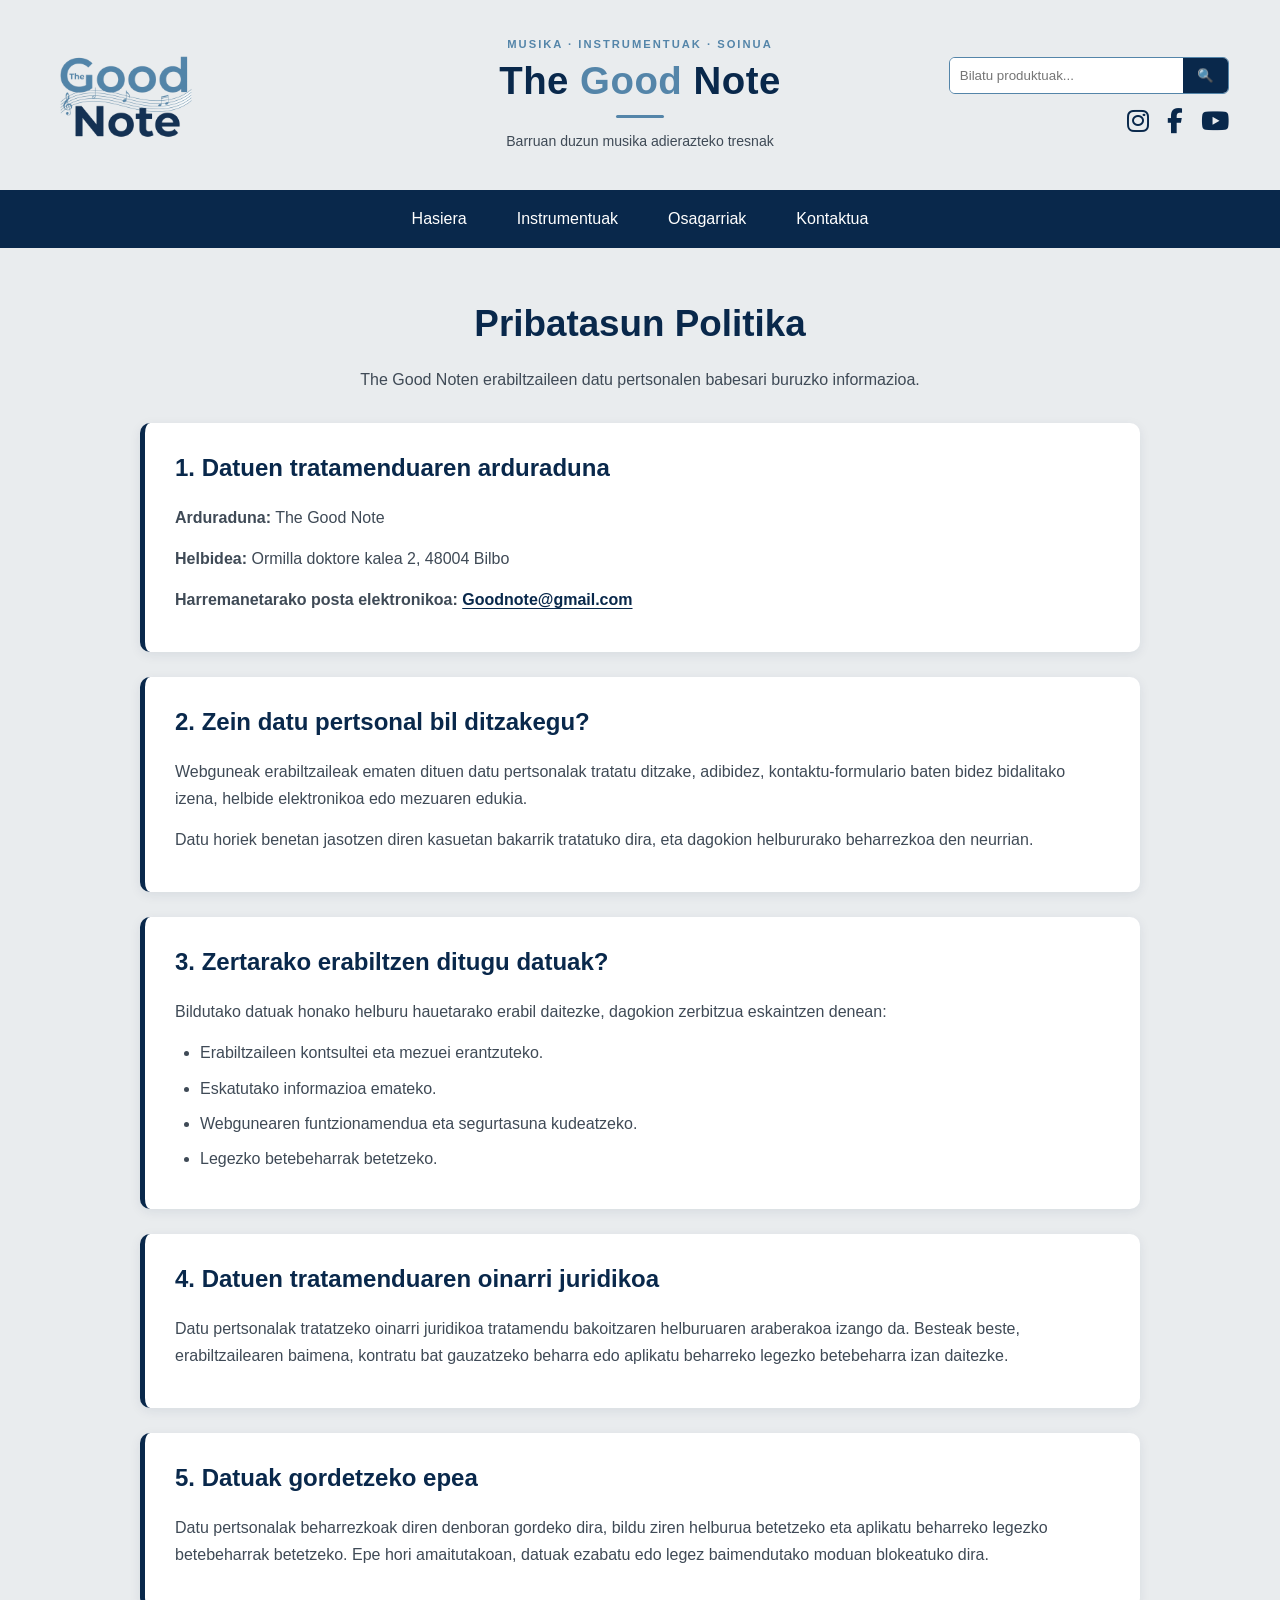
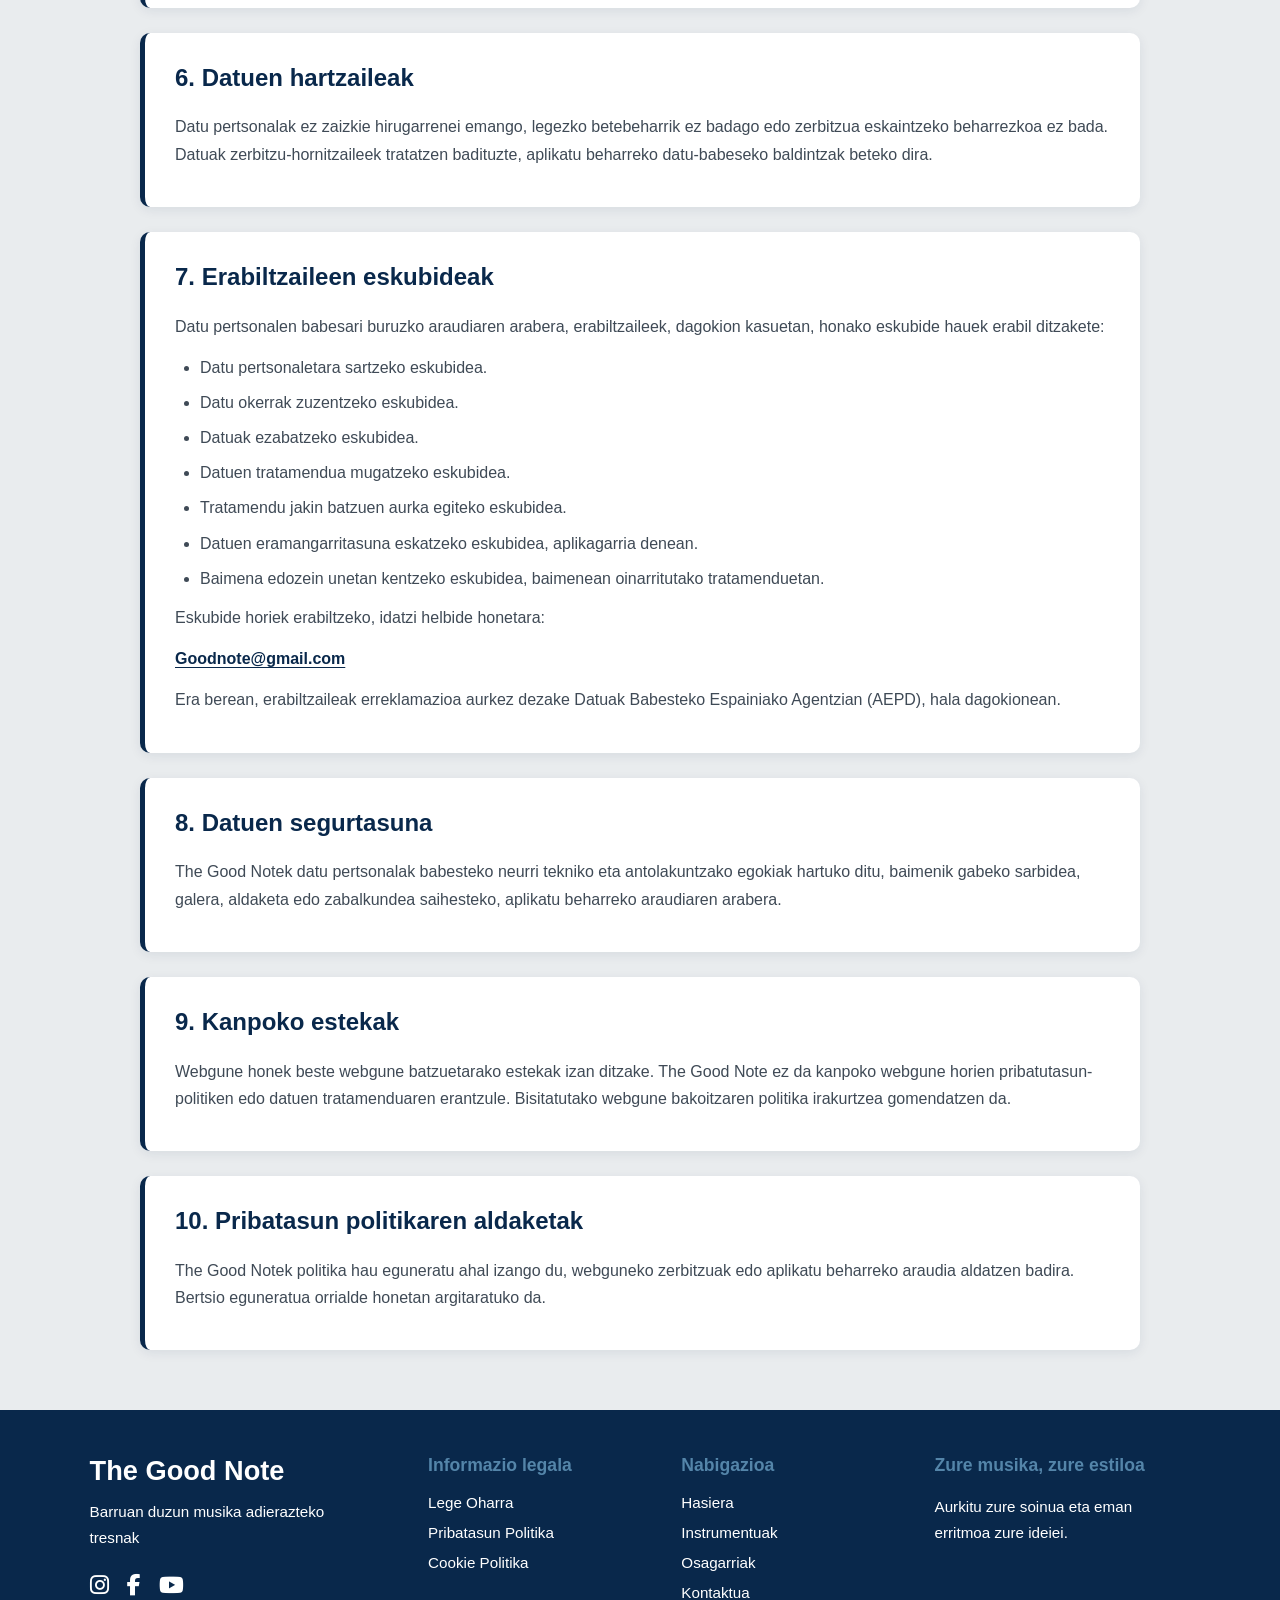
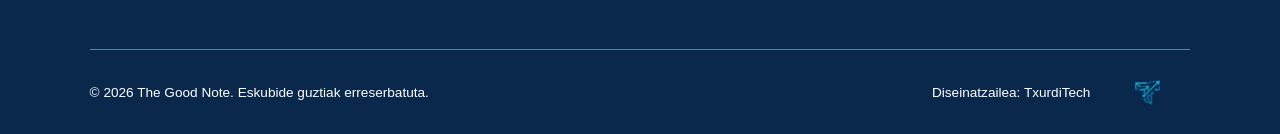
<file: Pribatasun-politika.html>
<!DOCTYPE html>
<html lang="eu">

<head>
    <meta charset="UTF-8">
    <meta name="viewport" content="width=device-width, initial-scale=1.0">

    <title>Pribatasun Politika - The Good Note</title>

    <link rel="icon" type="image/png" href="img/THE GOOD NOTE SF.png">
    <link rel="stylesheet" href="css/style.css">
    <link rel="stylesheet"
        href="https://cdnjs.cloudflare.com/ajax/libs/font-awesome/6.7.2/css/all.min.css">
</head>

<body class="pagina-pribatasun-politika">

    <!-- HEADER -->
    <header>
        <div class="headerarriba">

            <div class="cajaimagen">
                <a href="index.html">
                    <img src="img/THE GOOD NOTE.png" alt="The Good Note Logo">
                </a>
            </div>

            <div class="cajatexto">
                <span class="marca-etiqueta">
                    MUSIKA · INSTRUMENTUAK · SOINUA
                </span>

                <h1>The <span class="nombre-acento">Good</span> Note</h1>
                <span class="marca-linea"></span>

                <p>Barruan duzun musika adierazteko tresnak</p>
            </div>

            <div class="cajaderecha">
                <form class="buscador"
                    action="https://www.google.com/search"
                    method="get"
                    target="_blank">

                    <input type="search"
                        name="q"
                        placeholder="Bilatu produktuak..."
                        aria-label="Bilatu produktuak">

                    <button type="submit" aria-label="Bilatu">🔍</button>
                </form>

                <div class="redes-sociales">
                    <a href="https://www.instagram.com/"
                        target="_blank" rel="noopener noreferrer"
                        aria-label="Instagram">
                        <i class="fa-brands fa-instagram"></i>
                    </a>

                    <a href="https://www.facebook.com/"
                        target="_blank" rel="noopener noreferrer"
                        aria-label="Facebook">
                        <i class="fa-brands fa-facebook-f"></i>
                    </a>

                    <a href="https://www.youtube.com/"
                        target="_blank" rel="noopener noreferrer"
                        aria-label="YouTube">
                        <i class="fa-brands fa-youtube"></i>
                    </a>
                </div>
            </div>
        </div>

        <!-- NABIGAZIOA -->
        <nav class="navcontent">
            <a href="index.html">Hasiera</a>
            <a href="Instrumentuak.html">Instrumentuak</a>
            <a href="Osagarriak.html">Osagarriak</a>
            <a href="Kontaktua.html">Kontaktua</a>
        </nav>
    </header>

    <!-- EDUKI NAGUSIA -->
    <main class="pribatasun-edukia">

        <div class="pribatasun-goiburua">
            <h1>Pribatasun Politika</h1>

            <p>
                The Good Noten erabiltzaileen datu pertsonalen
                babesari buruzko informazioa.
            </p>
        </div>

        <section class="pribatasun-atala">
            <h2>1. Datuen tratamenduaren arduraduna</h2>

            <p>
                <strong>Arduraduna:</strong> The Good Note
            </p>

            <p>
                <strong>Helbidea:</strong>
                Ormilla doktore kalea 2, 48004 Bilbo
            </p>

            <p>
                <strong>Harremanetarako posta elektronikoa:</strong>
                <a href="mailto:Goodnote@gmail.com">
                    Goodnote@gmail.com
                </a>
            </p>
        </section>

        <section class="pribatasun-atala">
            <h2>2. Zein datu pertsonal bil ditzakegu?</h2>

            <p>
                Webguneak erabiltzaileak ematen dituen datu pertsonalak
                tratatu ditzake, adibidez, kontaktu-formulario baten
                bidez bidalitako izena, helbide elektronikoa edo
                mezuaren edukia.
            </p>

            <p>
                Datu horiek benetan jasotzen diren kasuetan bakarrik
                tratatuko dira, eta dagokion helbururako beharrezkoa
                den neurrian.
            </p>
        </section>

        <section class="pribatasun-atala">
            <h2>3. Zertarako erabiltzen ditugu datuak?</h2>

            <p>
                Bildutako datuak honako helburu hauetarako erabil
                daitezke, dagokion zerbitzua eskaintzen denean:
            </p>

            <ul>
                <li>
                    Erabiltzaileen kontsultei eta mezuei erantzuteko.
                </li>
                <li>
                    Eskatutako informazioa emateko.
                </li>
                <li>
                    Webgunearen funtzionamendua eta segurtasuna
                    kudeatzeko.
                </li>
                <li>
                    Legezko betebeharrak betetzeko.
                </li>
            </ul>
        </section>

        <section class="pribatasun-atala">
            <h2>4. Datuen tratamenduaren oinarri juridikoa</h2>

            <p>
                Datu pertsonalak tratatzeko oinarri juridikoa
                tratamendu bakoitzaren helburuaren araberakoa izango da.
                Besteak beste, erabiltzailearen baimena, kontratu bat
                gauzatzeko beharra edo aplikatu beharreko legezko
                betebeharra izan daitezke.
            </p>
        </section>

        <section class="pribatasun-atala">
            <h2>5. Datuak gordetzeko epea</h2>

            <p>
                Datu pertsonalak beharrezkoak diren denboran gordeko
                dira, bildu ziren helburua betetzeko eta aplikatu
                beharreko legezko betebeharrak betetzeko.
                Epe hori amaitutakoan, datuak ezabatu edo legez
                baimendutako moduan blokeatuko dira.
            </p>
        </section>

        <section class="pribatasun-atala">
            <h2>6. Datuen hartzaileak</h2>

            <p>
                Datu pertsonalak ez zaizkie hirugarrenei emango,
                legezko betebeharrik ez badago edo zerbitzua eskaintzeko
                beharrezkoa ez bada. Datuak zerbitzu-hornitzaileek
                tratatzen badituzte, aplikatu beharreko datu-babeseko
                baldintzak beteko dira.
            </p>
        </section>

        <section class="pribatasun-atala">
            <h2>7. Erabiltzaileen eskubideak</h2>

            <p>
                Datu pertsonalen babesari buruzko araudiaren arabera,
                erabiltzaileek, dagokion kasuetan, honako eskubide
                hauek erabil ditzakete:
            </p>

            <ul>
                <li>Datu pertsonaletara sartzeko eskubidea.</li>
                <li>Datu okerrak zuzentzeko eskubidea.</li>
                <li>Datuak ezabatzeko eskubidea.</li>
                <li>Datuen tratamendua mugatzeko eskubidea.</li>
                <li>
                    Tratamendu jakin batzuen aurka egiteko eskubidea.
                </li>
                <li>
                    Datuen eramangarritasuna eskatzeko eskubidea,
                    aplikagarria denean.
                </li>
                <li>
                    Baimena edozein unetan kentzeko eskubidea,
                    baimenean oinarritutako tratamenduetan.
                </li>
            </ul>

            <p>
                Eskubide horiek erabiltzeko, idatzi helbide honetara:
            </p>

            <p>
                <a href="mailto:Goodnote@gmail.com">
                    Goodnote@gmail.com
                </a>
            </p>

            <p>
                Era berean, erabiltzaileak erreklamazioa aurkez dezake
                Datuak Babesteko Espainiako Agentzian (AEPD), hala
                dagokionean.
            </p>
        </section>

        <section class="pribatasun-atala">
            <h2>8. Datuen segurtasuna</h2>

            <p>
                The Good Notek datu pertsonalak babesteko neurri
                tekniko eta antolakuntzako egokiak hartuko ditu,
                baimenik gabeko sarbidea, galera, aldaketa edo
                zabalkundea saihesteko, aplikatu beharreko araudiaren
                arabera.
            </p>
        </section>

        <section class="pribatasun-atala">
            <h2>9. Kanpoko estekak</h2>

            <p>
                Webgune honek beste webgune batzuetarako estekak izan
                ditzake. The Good Note ez da kanpoko webgune horien
                pribatutasun-politiken edo datuen tratamenduaren
                erantzule. Bisitatutako webgune bakoitzaren politika
                irakurtzea gomendatzen da.
            </p>
        </section>

        <section class="pribatasun-atala">
            <h2>10. Pribatasun politikaren aldaketak</h2>

            <p>
                The Good Notek politika hau eguneratu ahal izango du,
                webguneko zerbitzuak edo aplikatu beharreko araudia
                aldatzen badira. Bertsio eguneratua orrialde honetan
                argitaratuko da.
            </p>
        </section>

    </main>

    <!-- FOOTER -->
    <footer class="footer">
        <div class="footer-contenido">

            <div class="footer-columna footer-marca">
                <h2>The Good Note</h2>

                <p class="footer-eslogan">
                    Barruan duzun musika adierazteko tresnak
                </p>

                <div class="footer-redes">
                    <a href="https://www.instagram.com/"
                        target="_blank" rel="noopener noreferrer"
                        aria-label="Instagram">
                        <i class="fa-brands fa-instagram"></i>
                    </a>

                    <a href="https://www.facebook.com/"
                        target="_blank" rel="noopener noreferrer"
                        aria-label="Facebook">
                        <i class="fa-brands fa-facebook-f"></i>
                    </a>

                    <a href="https://www.youtube.com/"
                        target="_blank" rel="noopener noreferrer"
                        aria-label="YouTube">
                        <i class="fa-brands fa-youtube"></i>
                    </a>
                </div>
            </div>

            <div class="footer-columna">
                <h3>Informazio legala</h3>

                <ul>
                    <li><a href="Lege_oharra.html">Lege Oharra</a></li>
                    <li>
                        <a href="Pribatasun-politika.html">
                            Pribatasun Politika
                        </a>
                    </li>
                    <li>
                        <a href="Cookie-politika.html">
                            Cookie Politika
                        </a>
                    </li>
                </ul>
            </div>

            <div class="footer-columna">
                <h3>Nabigazioa</h3>

                <ul>
                    <li><a href="index.html">Hasiera</a></li>
                    <li><a href="Instrumentuak.html">Instrumentuak</a></li>
                    <li><a href="Osagarriak.html">Osagarriak</a></li>
                    <li><a href="Kontaktua.html">Kontaktua</a></li>
                </ul>
            </div>

            <div class="footer-columna footer-mezua">
                <h3>Zure musika, zure estiloa</h3>

                <p>
                    Aurkitu zure soinua eta eman erritmoa
                    zure ideiei.
                </p>
            </div>
        </div>

        <div class="footer-inferior">
            <p>
                © 2026 The Good Note.
                Eskubide guztiak erreserbatuta.
            </p>

            <div class="footer-diseinua">
                <span>Diseinatzailea: TxurdiTech</span>
                <img src="img/Txurdi tech sin fondo.png"
                    alt="TxurdiTech Logo">
            </div>
        </div>
    </footer>

</body>
</html>
</file>
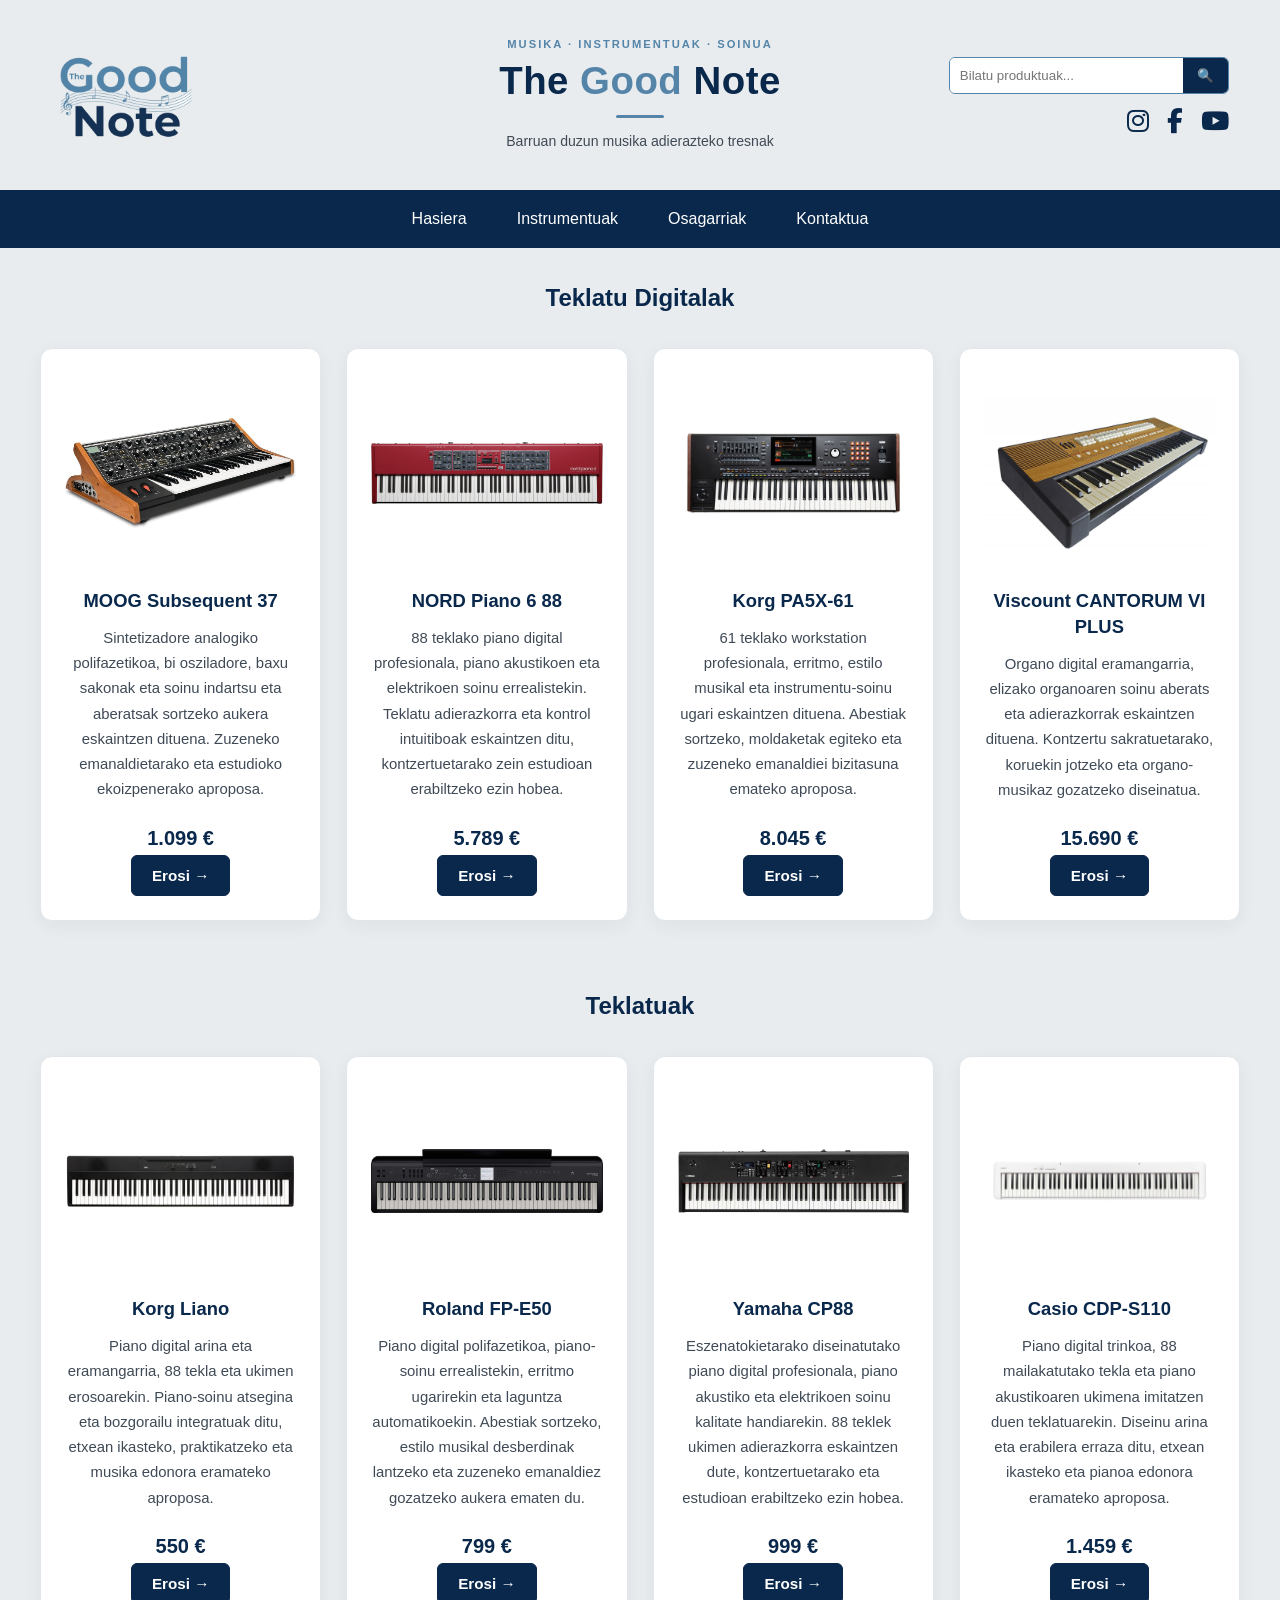
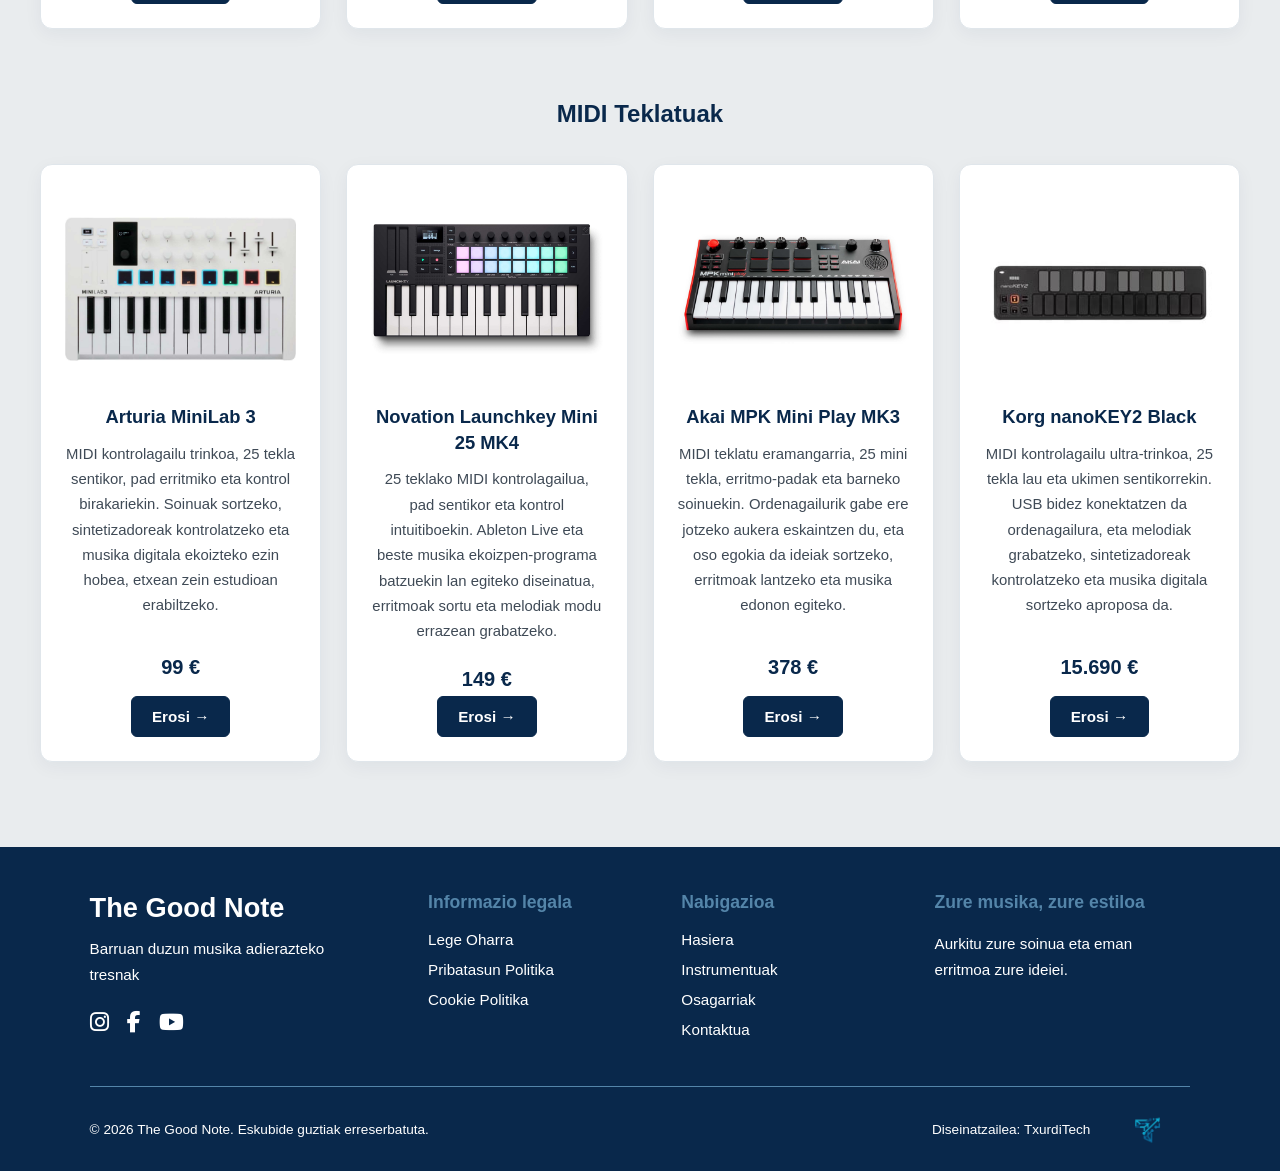
<file: Teklatuak.html>
<!DOCTYPE html>
<html lang="eu">

<!-- HEAD -->

<head>

    <meta charset="UTF-8">

    <meta name="viewport" content="width=device-width, initial-scale=1.0">

    <title>Teklatuak - The Good Note</title>

    <link rel="icon" type="image/icon" href="img\THE GOOD NOTE SF.png">

    <link rel="stylesheet" href="css/style.css">

    <link rel="stylesheet" href="https://cdnjs.cloudflare.com/ajax/libs/font-awesome/6.7.2/css/all.min.css">

</head>

<body>

    <!-- HEADER -->
    <header>

        <div class="headerarriba">

            <!-- BLOQUE 1: LOGO -->
            <div class="cajaimagen">
                <a href="Hasiera.html">
                    <img src="img/THE GOOD NOTE.png" alt="The Good Note Logo">
                </a>
            </div>

            <!-- BLOQUE 2: NOMBRE Y ESLOGAN -->
            <div class="cajatexto">
                <span class="marca-etiqueta">MUSIKA · INSTRUMENTUAK · SOINUA</span>

                <h1>The <span class="nombre-acento">Good</span> Note</h1>

                <span class="marca-linea"></span>

                <p>Barruan duzun musika adierazteko tresnak</p>
            </div>

            <!-- BLOQUE 3: BUSCADOR Y REDES SOCIALES -->
            <div class="cajaderecha">

                <form class="buscador" action="https://www.google.com/search" method="get" target="_blank">

                    <input type="search" name="q" placeholder="Bilatu produktuak..." aria-label="Bilatu produktuak">

                    <button type="submit" aria-label="Bilatu">
                        🔍
                    </button>

                </form>

                <div class="redes-sociales">

                    <a href="https://www.instagram.com/" target="_blank" rel="noopener noreferrer"
                        aria-label="Instagram">
                        <i class="fa-brands fa-instagram"></i>
                    </a>

                    <a href="https://www.facebook.com/" target="_blank" rel="noopener noreferrer" aria-label="Facebook">
                        <i class="fa-brands fa-facebook-f"></i>
                    </a>

                    <a href="https://www.youtube.com/" target="_blank" rel="noopener noreferrer" aria-label="YouTube">
                        <i class="fa-brands fa-youtube"></i>
                    </a>

                </div>

            </div>

        </div>

        <!-- MENÚ DE NAVEGACIÓN -->
        <nav class="navcontent">
            <a href="Hasiera.html">Hasiera</a>
            <a href="Instrumentuak.html">Instrumentuak</a>
            <a href="Osagarriak.html">Osagarriak</a>
            <a href="Kontaktua.html">Kontaktua</a>
        </nav>

    </header>
    <!-- EDUKI NAGUSIA -->
    <main class="eduki_nagusia">
        <!-- TEKLATU DIGITALAK -->

        <div class="izenburua">
            <h2>Teklatu Digitalak</h2>
        </div>


        <div class="produktuak">

            <div class="kutxaproduktua">
                <img src="img/Teklatua/moog.jpg" alt="MOOG Subsequent 37">
                <h3>MOOG Subsequent 37</h3>
                <p>
                    Sintetizadore analogiko polifazetikoa, bi osziladore,
                    baxu sakonak eta soinu indartsu eta aberatsak sortzeko
                    aukera eskaintzen dituena. Zuzeneko emanaldietarako
                    eta estudioko ekoizpenerako aproposa.
                </p>
                <strong>
                    <p>1.099 €</p>
                </strong>
                <span class="kategoria-esteka">
                    Erosi →
                </span>
            </div>

            <div class="kutxaproduktua">
                <img src="img/Teklatua/nord.jpg" alt="NORD Piano 6 88">
                <h3>NORD Piano 6 88</h3>
                <p>
                    88 teklako piano digital profesionala, piano akustikoen
                    eta elektrikoen soinu errealistekin. Teklatu adierazkorra
                    eta kontrol intuitiboak eskaintzen ditu, kontzertuetarako
                    zein estudioan erabiltzeko ezin hobea.
                </p>
                <strong>
                    <p>5.789 €</p>
                </strong>
                <span class="kategoria-esteka">
                    Erosi →
                </span>
            </div>

            <div class="kutxaproduktua">
                <img src="img/Teklatua/korg.jpg" alt="Korg PA5X-61">
                <h3>Korg PA5X-61</h3>
                <p>
                    61 teklako workstation profesionala, erritmo, estilo
                    musikal eta instrumentu-soinu ugari eskaintzen dituena.
                    Abestiak sortzeko, moldaketak egiteko eta zuzeneko
                    emanaldiei bizitasuna emateko aproposa.
                </p>
                <strong>
                    <p>8.045 €</p>
                </strong>
                <span class="kategoria-esteka">
                    Erosi →
                </span>
            </div>

            <div class="kutxaproduktua">
                <img src="img/Teklatua/viscount.jpg" alt="Viscount CANTORUM VI PLUS">
                <h3>Viscount CANTORUM VI PLUS</h3>
                <p>
                    Organo digital eramangarria, elizako organoaren soinu
                    aberats eta adierazkorrak eskaintzen dituena. Kontzertu
                    sakratuetarako, koruekin jotzeko eta organo-musikaz
                    gozatzeko diseinatua.
                </p>
                <strong>
                    <p>15.690 €</p>
                </strong>
                <span class="kategoria-esteka">
                    Erosi →
                </span>
            </div>

        </div>


        </div>

        <!-- TEKLATUAK -->

        <div class="izenburua">
            <h2>Teklatuak</h2>
        </div>

        <div class="produktuak">

            <div class="kutxaproduktua">
                <img src="img/Teklatua/korg_teclado.jpg" alt="Korg Liano">
                <h3>Korg Liano</h3>
                <p>
                    Piano digital arina eta eramangarria, 88 tekla eta
                    ukimen erosoarekin. Piano-soinu atsegina eta
                    bozgorailu integratuak ditu, etxean ikasteko,
                    praktikatzeko eta musika edonora eramateko aproposa.
                </p>
                <strong>
                    <p>550 €</p>
                </strong>
                <span class="kategoria-esteka">
                    Erosi →
                </span>
            </div>

            <div class="kutxaproduktua">
                <img src="img/Teklatua/roland.jpg" alt="Roland FP-E50">
                <h3>Roland FP-E50</h3>
                <p>
                    Piano digital polifazetikoa, piano-soinu errealistekin,
                    erritmo ugarirekin eta laguntza automatikoekin.
                    Abestiak sortzeko, estilo musikal desberdinak lantzeko
                    eta zuzeneko emanaldiez gozatzeko aukera ematen du.
                </p>
                <strong>
                    <p>799 €</p>
                </strong>
                <span class="kategoria-esteka">
                    Erosi →
                </span>
            </div>

            <div class="kutxaproduktua">
                <img src="img/Teklatua/yamaha.jpg" alt="Yamaha CP88">
                <h3>Yamaha CP88</h3>
                <p>
                    Eszenatokietarako diseinatutako piano digital
                    profesionala, piano akustiko eta elektrikoen soinu
                    kalitate handiarekin. 88 teklek ukimen adierazkorra
                    eskaintzen dute, kontzertuetarako eta estudioan
                    erabiltzeko ezin hobea.
                </p>
                <strong>
                    <p>999 €</p>
                </strong>
                <span class="kategoria-esteka">
                    Erosi →
                </span>
            </div>

            <div class="kutxaproduktua">
                <img src="img/Teklatua/casio.jpg" alt="Casio CDP-S110">
                <h3>Casio CDP-S110</h3>
                <p>
                    Piano digital trinkoa, 88 mailakatutako tekla eta
                    piano akustikoaren ukimena imitatzen duen teklatuarekin.
                    Diseinu arina eta erabilera erraza ditu, etxean ikasteko
                    eta pianoa edonora eramateko aproposa.
                </p>
                <strong>
                    <p>1.459 €</p>
                </strong>
                <span class="kategoria-esteka">
                    Erosi →
                </span>
            </div>

        </div>


        <!-- MIDI Teklatuak -->

        <div class="izenburua">
            <h2>MIDI Teklatuak</h2>
        </div>

        <div class="produktuak">

            <div class="kutxaproduktua">
                <img src="img/Teklatua/arturia.jpg" alt="Arturia MiniLab 3">
                <h3>Arturia MiniLab 3</h3>
                <p>
                    MIDI kontrolagailu trinkoa, 25 tekla sentikor, pad
                    erritmiko eta kontrol birakariekin. Soinuak sortzeko,
                    sintetizadoreak kontrolatzeko eta musika digitala
                    ekoizteko ezin hobea, etxean zein estudioan erabiltzeko.
                </p>
                <strong>
                    <p>99 €</p>
                </strong>
                <span class="kategoria-esteka">
                    Erosi →
                </span>
            </div>

            <div class="kutxaproduktua">
                <img src="img/Teklatua/novation.jpg" alt="Novation Launchkey Mini 25 MK4">
                <h3>Novation Launchkey Mini 25 MK4</h3>
                <p>
                    25 teklako MIDI kontrolagailua, pad sentikor eta
                    kontrol intuitiboekin. Ableton Live eta beste musika
                    ekoizpen-programa batzuekin lan egiteko diseinatua,
                    erritmoak sortu eta melodiak modu errazean grabatzeko.
                </p>
                <strong>
                    <p>149 €</p>
                </strong>
                <span class="kategoria-esteka">
                    Erosi →
                </span>
            </div>

            <div class="kutxaproduktua">
                <img src="img/Teklatua/akai.jpg" alt="Akai MPK Mini Play MK3">
                <h3>Akai MPK Mini Play MK3</h3>
                <p>
                    MIDI teklatu eramangarria, 25 mini tekla, erritmo-padak
                    eta barneko soinuekin. Ordenagailurik gabe ere jotzeko
                    aukera eskaintzen du, eta oso egokia da ideiak sortzeko,
                    erritmoak lantzeko eta musika edonon egiteko.
                </p>
                <strong>
                    <p>378 €</p>
                </strong>
                <span class="kategoria-esteka">
                    Erosi →
                </span>
            </div>

            <div class="kutxaproduktua">
                <img src="img/Teklatua/korg_nanokey.jpg" alt="Korg nanoKEY2 Black">
                <h3>Korg nanoKEY2 Black</h3>
                <p>
                    MIDI kontrolagailu ultra-trinkoa, 25 tekla lau eta
                    ukimen sentikorrekin. USB bidez konektatzen da
                    ordenagailura, eta melodiak grabatzeko, sintetizadoreak
                    kontrolatzeko eta musika digitala sortzeko aproposa da.
                </p>
                <strong>
                    <p>15.690 €</p>
                </strong>
                <span class="kategoria-esteka">
                    Erosi →
                </span>
            </div>

        </div>

    </main>


    <footer class="footer">

        <!-- CONTENIDO PRINCIPAL -->
        <div class="footer-contenido">

            <!-- COLUMNA 1: MARCA -->
            <div class="footer-columna footer-marca">
                <h2>The Good Note</h2>

                <p class="footer-eslogan">
                    Barruan duzun musika adierazteko tresnak
                </p>

                <div class="footer-redes">
                    <a href="https://www.instagram.com/" target="_blank" rel="noopener noreferrer"
                        aria-label="Instagram">
                        <i class="fa-brands fa-instagram"></i>
                    </a>

                    <a href="https://www.facebook.com/" target="_blank" rel="noopener noreferrer" aria-label="Facebook">
                        <i class="fa-brands fa-facebook-f"></i>
                    </a>

                    <a href="https://www.youtube.com/" target="_blank" rel="noopener noreferrer" aria-label="YouTube">
                        <i class="fa-brands fa-youtube"></i>
                    </a>
                </div>
            </div>

            <!-- COLUMNA 2: INFORMACIÓN LEGAL -->
            <div class="footer-columna">
                <h3>Informazio legala</h3>

                <ul>
                    <li><a href="Lege-oharra.html">Lege Oharra</a></li>
                    <li><a href="Pribatasun-politika.html">
                            Pribatasun Politika
                        </a></li>
                    <li><a href="Cookie-politika.html">
                            Cookie Politika
                        </a></li>
                </ul>
            </div>

            <!-- COLUMNA 3: NAVEGACIÓN -->
            <div class="footer-columna">
                <h3>Nabigazioa</h3>

                <ul>
                    <li><a href="Hasiera.html">Hasiera</a></li>
                    <li><a href="Instrumentuak.html">Instrumentuak</a></li>
                    <li><a href="Osagarriak.html">Osagarriak</a></li>
                    <li><a href="Kontaktua.html">Kontaktua</a></li>
                </ul>
            </div>

            <!-- COLUMNA 4: MENSAJE DE MARCA -->
            <div class="footer-columna footer-mezua">
                <h3>Zure musika, zure estiloa</h3>

                <p>
                    Aurkitu zure soinua eta eman erritmoa
                    zure ideiei.
                </p>
            </div>

        </div>

        <!-- FRANJA INFERIOR -->
        <div class="footer-inferior">

            <p>
                © 2026 The Good Note.
                Eskubide guztiak erreserbatuta.
            </p>

            <div class="footer-diseinua">
                <span>Diseinatzailea: TxurdiTech</span>

                <img src="img/Txurdi tech sin fondo.png" alt="TxurdiTech Logo">
            </div>

        </div>

    </footer>

</body>

</html>
</file>
<file: css/style.css>
/* ROOT WEB */
:root {
    --color-principal: #09284b;
    --color-secundario: #5485A9;
    --color-tercero: #ffffff;
    --cuarto-color: #000000;
    --color-textos: #3f4a56;
    --color-fondo: #a0b8ca;
    --color-fondo2: #e9ecee;
    --color-fondo3: rgb(242, 242, 242);
    --estilo-letra-pagina: 'Roboto Condensed', sans-serif;
    --estilo-letra-pagina-2: 'Roboto', sans-serif;
    --estilo-letra-pagina-3: Arial, sans-serif;
}

/* ==============================
   ESTILO GENERAL DE LA WEB
============================== */

* {
    box-sizing: border-box;
}

html {
    scroll-behavior: smooth;
}

body {
    margin: 0;
    padding: 0;
    background-color: var(--color-fondo2);
    color: var(--color-textos);
    font-family: var(--estilo-letra-pagina-2);
    overflow-x: hidden;
}

h1,
h2,
h3,
h4 {
    font-family: var(--estilo-letra-pagina);
    color: var(--color-principal);
}

p {
    font-family: var(--estilo-letra-pagina-2);
    line-height: 1.7;
}

a {
    transition: color 0.2s ease,
        background-color 0.2s ease;
}

img {
    max-width: 100%;
}

/* ----------------------------------------------------------------------------------------------------------------------------------------------------------------------------------- */


/* BODY */
body {
    background-color: var(--color-fondo2);
    font-family: var(--estilo-letra-pagina-2);
    margin: 0;
    padding: 0;
    background-size: 400% 400%;
    animation: moverDegradado 15s ease infinite;
    overflow-x: hidden;
    align-items: center;
}

@keyframes moverDegradado {
    0% {
        background-position: 0% 50%;
    }

    50% {
        background-position: 100% 50%;
    }

    100% {
        background-position: 0% 50%;
    }
}

/* ----------------------------------------------------------------------------------------------------------------------------------------------------------------------------------- */


/* HEADER */
header {
    background-color: var(--color-fondo2);
    width: 100%;
    display: flex;
    flex-direction: column;
    align-items: center;
    box-sizing: border-box;
}

/* CABECERA: TRES BLOQUES */
.headerarriba {
    display: grid;
    grid-template-columns: 1fr 2fr 1fr;
    align-items: center;
    width: 100%;
    padding: 20px 4%;
    gap: 20px;
    box-sizing: border-box;
}

/* BLOQUE IZQUIERDO: LOGO */
.cajaimagen {
    display: flex;
    justify-content: flex-start;
    align-items: center;
    min-width: 0;
}

.cajaimagen img {
    display: block;
    width: 150px;
    max-width: 100%;
    height: auto;
}

/* BLOQUE CENTRAL: NOMBRE Y ESLOGAN */
.cajatexto {
    text-align: center;
    min-width: 0;
}

.marca-etiqueta {
    display: block;
    color: var(--color-secundario);
    font-family: var(--estilo-letra-pagina);
    font-size: 0.7rem;
    font-weight: 700;
    letter-spacing: 2px;
    margin-bottom: 10px;
}

.cajatexto h1 {
    color: var(--color-principal);
    font-family: var(--estilo-letra-pagina);
    font-size: clamp(2rem, 3vw, 2.8rem);
    font-weight: 700;
    letter-spacing: 0.5px;
    line-height: 1.1;
    margin: 0;
}

.marca-linea {
    display: block;
    width: 48px;
    height: 3px;
    margin: 13px auto;
    border-radius: 3px;
    background-color: var(--color-secundario);
}

.cajatexto p {
    margin: 0;
    color: var(--color-textos);
    font-family: var(--estilo-letra-pagina-2);
    font-size: 0.88rem;
    line-height: 1.5;
}

.nombre-acento {
    color: var(--color-secundario);
}

/* BLOQUE DERECHO: BUSCADOR Y REDES */
.cajaderecha {
    display: flex;
    flex-direction: column;
    align-items: flex-end;
    justify-content: center;
    gap: 15px;
    min-width: 0;
}

/* BUSCADOR */
.buscador {
    display: flex;
    width: 100%;
    max-width: 280px;
    border: 1px solid var(--color-secundario);
    border-radius: 6px;
    overflow: hidden;
    background-color: var(--color-tercero);
}

.buscador input {
    width: 100%;
    min-width: 0;
    padding: 10px;
    border: none;
    outline: none;
    font-family: var(--estilo-letra-pagina-2);
}

.buscador button {
    padding: 10px 14px;
    border: none;
    background-color: var(--color-principal);
    color: var(--color-tercero);
    cursor: pointer;
}

.buscador button:hover {
    background-color: var(--color-secundario);
}

/* REDES SOCIALES */
.redes-sociales {
    display: flex;
    justify-content: flex-end;
    align-items: center;
    gap: 18px;
}

.redes-sociales a {
    color: var(--color-principal);
    text-decoration: none;
    font-size: 25px;
    display: flex;
    align-items: center;
    justify-content: center;
    transition: color 0.2s ease, transform 0.2s ease;
}

.redes-sociales a:hover {
    color: var(--color-secundario);
    transform: translateY(-3px);
}

/* MENÚ DE NAVEGACIÓN */
.navcontent {
    gap: 0;
    font-family: var(--estilo-letra-pagina);
    justify-content: center;
    display: flex;
    flex-wrap: wrap;
    width: 100%;
    background-color: var(--color-principal);
}

.navcontent a {
    color: var(--color-tercero);
    text-decoration: none;
    padding: 20px 25px;
    display: block;
}

.navcontent a:hover {
    color: var(--color-tercero);
    background-color: var(--color-secundario);
}

/* ----------------------------------------------------------------------------------------------------------------------------------------------------------------------------------- */

/* ==============================
   CUERPO PRINCIPAL
============================== */

.contenedor_principal {
    width: 100%;
    font-family: var(--estilo-letra-pagina-2);
    color: var(--color-textos);
}

.kategoria-esteka {
    display: inline-block;
    padding: 11px 20px;
    margin-top: 20px;

    background-color: var(--color-principal);
    color: #ffffff !important;

    border: 1px solid var(--color-principal);
    border-radius: 6px;

    font-family: var(--estilo-letra-pagina);
    font-size: 0.95rem;
    font-weight: 700;
    text-decoration: none;

    transition: background-color 0.2s ease,
                border-color 0.2s ease;
}

.kategoria-esteka:hover {
    background-color: var(--color-secundario);
    border-color: var(--color-secundario);
    color: #ffffff !important;
}

/* ==============================
   PORTADA
============================== */

.portada {
    display: grid;
    grid-template-columns: 1fr 1fr;
    align-items: center;
    gap: 55px;

    max-width: 1250px;
    margin: 45px auto;
    padding: 35px 30px;
    box-sizing: border-box;
}

.portada-texto {
    padding: 20px 0;
}

.portada-etiqueta {
    display: inline-block;
    color: var(--color-secundario);
    font-family: var(--estilo-letra-pagina);
    font-weight: 700;
    font-size: 0.85rem;
    letter-spacing: 2px;
    margin-bottom: 20px;
}

.portada-texto h2 {
    color: var(--color-principal);
    font-family: var(--estilo-letra-pagina);
    font-size: clamp(2.3rem, 4vw, 4rem);
    line-height: 1.12;
    margin: 0 0 25px;
}

.portada-texto h2 span {
    display: block;
    color: var(--color-secundario);
}

.portada-texto p {
    max-width: 520px;
    color: var(--color-textos);
    font-size: 1.05rem;
    line-height: 1.9;
    margin: 0 0 30px;
}

/* IMAGEN PRINCIPAL */

.portada-irudia {
    width: 100%;
    height: 440px;
    overflow: hidden;
    border-radius: 18px;
    background-color: var(--color-fondo);
    box-shadow: 0 15px 35px rgb(9 40 75 / 15%);
}

.portada-irudia img {
    display: block;
    width: 100%;
    height: 100%;
    object-fit: cover;
    object-position: center;
    transition: transform 0.5s ease;
}

/* CUADRÍCULA DE IMÁGENES DE OFERTAS */
.portada-irudia-instrumentuak {
    display: grid;
    grid-template-columns: repeat(2, minmax(0, 1fr));
    gap: 15px;
    width: 100%;
    min-width: 0;
}

/* IMÁGENES COMPLETAS, SIN RECORTES */
.portada-irudia-instrumentuak img {
    display: block;
    width: 100%;
    height: 200px;
    padding: 12px;
    object-fit: contain;
    object-position: center;
    background-color: #ffffff;
    border: 1px solid #e0e6eb;
    border-radius: 12px;
    box-shadow: 0 5px 18px rgb(9 40 75 / 5%);
    transition: transform 0.3s ease,
                box-shadow 0.3s ease;
}

/* EFECTO HOVER */
.portada-irudia-instrumentuak img:hover {
    transform: scale(1.03);
    box-shadow: 0 10px 25px rgb(9 40 75 / 12%);
}

/* BOTONES */

.portada-botoiak {
    display: flex;
    flex-wrap: wrap;
    gap: 15px;
}

.botoi {
    display: inline-flex;
    align-items: center;
    justify-content: center;
    gap: 12px;
    padding: 14px 22px;

    border-radius: 6px;
    text-decoration: none;
    font-family: var(--estilo-letra-pagina);
    font-weight: 700;

    transition: background-color 0.2s ease,
        color 0.2s ease,
        transform 0.2s ease;
}

.botoi:hover {
    transform: translateY(-2px);
}

.botoi-nagusia {
    color: var(--color-tercero);
    background-color: var(--color-principal);
}

.botoi-nagusia:hover {
    background-color: var(--color-secundario);
}

.botoi-bigarrena {
    color: var(--color-principal);
    border: 1px solid var(--color-principal);
    background-color: transparent;
}

.botoi-bigarrena:hover {
    color: var(--color-tercero);
    background-color: var(--color-principal);
}

/* =========================================
   BIDEOAREN SEKZIOA
========================================= */

.bideo-sekzioa {
    width: min(1100px, 90%);
    margin: 60px auto;
}

.bideo-izenburua {
    text-align: center;
    margin-bottom: 30px;
}

.bideo-izenburua > span {
    color: var(--color-secundario);
    font-family: var(--estilo-letra-pagina);
    font-size: 0.8rem;
    font-weight: 700;
    letter-spacing: 2px;
}

.bideo-izenburua h2 {
    color: var(--color-principal);
    font-family: var(--estilo-letra-pagina);
    font-size: clamp(1.8rem, 3vw, 2.5rem);
    margin: 12px 0;
}

.bideo-izenburua p {
    color: var(--color-textos);
    line-height: 1.7;
    margin: 0;
}

.bideo-edukiontzia {
    width: 100%;
    overflow: hidden;
    border-radius: 14px;
    background-color: #09284b;
    box-shadow: 0 12px 30px rgb(9 40 75 / 15%);
}

.bideo-edukiontzia video {
    display: block;
    width: 100%;
    height: auto;
    aspect-ratio: 16 / 9;
    object-fit: contain;
}

/* ==============================
   CATEGORÍAS
============================== */

.kategoriak {
    padding: 65px 6% 80px;
    background-color: var(--color-tercero);
}

.sekzio-izenburua {
    text-align: center;
    max-width: 700px;
    margin: 0 auto 40px;
}

.sekzio-izenburua>span {
    color: var(--color-secundario);
    font-family: var(--estilo-letra-pagina);
    font-size: 0.8rem;
    font-weight: 700;
    letter-spacing: 2px;
}

.sekzio-izenburua h2 {
    color: var(--color-principal);
    font-family: var(--estilo-letra-pagina);
    font-size: clamp(1.8rem, 3vw, 2.5rem);
    margin: 12px 0;
}

.sekzio-izenburua p {
    color: var(--color-textos);
    line-height: 1.7;
}

/* TARJETAS */

.kategoriak-sarea {
    display: grid;
    grid-template-columns: repeat(3, minmax(0, 1fr));
    gap: 25px;

    max-width: 1150px;
    margin: 0 auto;
}

.kategoria-txartela {
    display: flex;
    flex-direction: column;
    align-items: flex-start;

    padding: 30px;
    border: 1px solid #e0e6eb;
    border-radius: 12px;
    background-color: #ffffff;

    text-decoration: none;
    box-shadow: 0 5px 18px rgb(9 40 75 / 5%);

    transition: transform 0.25s ease,
        box-shadow 0.25s ease,
        border-color 0.25s ease;
}

.kategoria-txartela:hover {
    transform: translateY(-5px);
    border-color: var(--color-secundario);
    box-shadow: 0 12px 28px rgb(9 40 75 / 10%);
}

.kategoria-ikonoa {
    display: flex;
    align-items: center;
    justify-content: center;

    width: 55px;
    height: 55px;
    border-radius: 10px;

    color: var(--color-tercero);
    background-color: var(--color-principal);
    font-size: 1.5rem;
    margin-bottom: 20px;
}

.kategoria-txartela h3 {
    color: var(--color-principal);
    font-family: var(--estilo-letra-pagina);
    font-size: 1.25rem;
    margin: 0 0 10px;
}

.kategoria-txartela p {
    color: var(--color-textos);
    font-size: 0.95rem;
    line-height: 1.7;
    margin: 0 0 20px;
}

.kategoria-esteka {
    color: var(--color-secundario);
    font-weight: 700;
    margin-top: auto;
}


/* ----------------------------------------------------------------------------------------------------------------------------------------------------------------------------------- */

/* Instrumentu Sekzioa 2. ORRIA */
.instrumentu_sekzioa {
    display: flex;
    justify-content: center;
    padding: 50px 20px;
}

.txartela_intro {
    background-color: rgb(242, 242, 242);
    width: 100%;
    max-width: 1100px;
    text-align: center;
    padding: 60px 40px;
    border-radius: 12px;
}

.txartela_intro h2 {
    color: var(--color-principal);
}

.txartela_intro p {
    color: var(--color-textos);
}

/* INSTRUMENTU TXARTELAk */

.instrumentu_txartelak {
    display: flex;
    gap: 24px;
    flex-wrap: wrap;
    max-width: 1100px;
    justify-content: center;
    margin: 0 auto 35px;
}

.txartela {
    background-color: var(--color-fondo3);
    border-radius: 8px;
    box-shadow: var(--color-principal);
    border-top: 5px;
    padding: 24px;
    width: 280px;
    flex: 0 1 280px;
    margin-bottom: 5px;
}

.txartela a {
    text-decoration: none;
    color: var(--color-principal)
}

.txartela a:hover {
    background-color: var(--color-secundario);
}

.txartela h2 {
    color: var(--color-principal);
    font-size: 1.25rem;
    margin-top: 0;
    margin-bottom: 16px;

}

.txartela p {
    color: var(--color-textos);
    font-size: 0, 95rem;
    line-height: 1.5;
    margin-bottom: 20px;
}

.txartela ul {
    list-style-type: disc;
    padding-left: 20px;
    margin: 0;
    color: var(--color-principal);
}

.txartela li {
    font-size: 0.95rem;
    margin-bottom: 10px;
}

.txartela li:last-child {
    margin-bottom: 0;
}

/* TAULA SEKZIOA */

.taula_sekzioa h2 {
    text-align: center;
    color: var(--color-principal)
}

.taula_sekzioa p {
    color: var(--color-textos);
    text-align: center;
}

.taula {
    text-align: center;
    justify-content: center;
    margin: 20px;
    display: flex;
}

.taula table {
    width: 100%;
    max-width: 900px;
    border-collapse: collapse;
    text-align: center;
    color: var(--color-textos);
}

.taula th,
.taula td {
    padding: 16px;
    border: 1px solid #a0b8ca;
}

.taula thead tr:first-child th {
    background-color: var(--color-principal);
    /* Azul oscuro */
    color: var(--color-tercero);
    font-size: 18px;
    font-weight: bold;
    border: 1px solid #09284b;
}

.taula tbody tr:nth-child(odd) {
    background-color: var(--color-tercero);
}

.taula tfoot {
    background-color: var(--color-principal);
    color: var(--color-tercero);
}

/* BEHEKO OHARRA/CONSEJO */
.bloque_consejo {
    width: 100%;
    display: flex;
    justify-content: center;
}

.consejo {
    background-color: var(--color-principal);
    text-align: center;
    padding: 35px;
    border-radius: 12px;
    margin-bottom: 20px;
    width: 75%;

}

.consejo h2 {
    color: var(--color-secundario);
}

.consejo p {
    color: var(--color-tercero);
}

/* SECCIONES DE GUITARRAS */
.eduki_nagusia {
    width: 100%;
    display: flex;
    flex-direction: column;
    margin-bottom: 50px;
}

.izenburua {
    width: 100%;
    min-height: 100px;
    display: flex;
    justify-content: center;
    align-items: center;
}

.izenburua h2 {
    width: fit-content;
    text-align: center;
}

/* DISTRIBUCIÓN DE LAS TARJETAS */
.produktuak {
    display: grid;
    grid-template-columns: repeat(4, minmax(0, 1fr));
    gap: 25px;
    width: 100%;
    max-width: 1250px;
    padding: 0 25px;
    margin: 0 auto 35px;
    font-family: var(--estilo-letra-pagina-2);
}

/* TARJETAS DE PRODUCTOS */
.kutxaproduktua {
    display: flex;
    flex-direction: column;
    align-items: center;
    min-width: 0;
    height: 100%;
    padding: 24px;
    margin: 0;

    background-color: #ffffff;
    border: 1px solid #e0e6eb;
    border-radius: 12px;
    box-shadow: 0 5px 18px rgb(9 40 75 / 5%);

    text-align: center;

    transition: transform 0.25s ease,
        box-shadow 0.25s ease,
        border-color 0.25s ease;
}

/* EFECTO AL PASAR EL RATÓN */
.kutxaproduktua:hover {
    transform: translateY(-5px);
    border-color: var(--color-secundario);
    box-shadow: 0 12px 28px rgb(9 40 75 / 10%);
}

/* IMÁGENES */
.kutxaproduktua img {
    display: block;
    width: 100%;
    height: 200px;
    object-fit: contain;
    margin-bottom: 15px;
}

/* NOMBRES */
.kutxaproduktua h3 {
    color: var(--color-principal);
    font-family: var(--estilo-letra-pagina);
    font-size: 1.15rem;
    line-height: 1.4;
    margin: 0 0 12px;
}

/* DESCRIPCIONES */
.kutxaproduktua p {
    color: var(--color-textos);
    font-family: var(--estilo-letra-pagina-2);
    font-size: 0.93rem;
    line-height: 1.7;
    margin: 0 0 18px;
}

/* PRECIOS */
.kutxaproduktua strong {
    display: block;
    color: var(--color-secundario);
    font-size: 1.2rem;
    margin-top: auto;
}

.kutxaproduktua strong p {
    color: var(--color-principal);
    font-family: var(--estilo-letra-pagina);
    font-size: 1.25rem;
    font-weight: 700;
    margin: 0;
}


/* FOOTER */
.footer {
    background-color: var(--color-principal);
    color: var(--color-tercero);
    padding: 45px 7% 0;
    font-family: var(--estilo-letra-pagina-2);
    box-sizing: border-box;
}

/* CONTENIDO Y COLUMNAS */
.footer-contenido {
    display: grid;
    grid-template-columns: 1.4fr 1fr 1fr 1.2fr;
    gap: 40px;
    padding-bottom: 35px;
}

.footer-columna {
    min-width: 0;
}

.footer-columna h3 {
    color: var(--color-secundario);
    font-family: var(--estilo-letra-pagina);
    font-size: 1.1rem;
    margin: 0 0 18px;
    font-weight: 700;
}

.footer-marca h2 {
    color: var(--color-tercero);
    font-family: var(--estilo-letra-pagina);
    font-size: 1.7rem;
    margin: 0 0 12px;
}

.footer-columna p {
    color: var(--color-tercero);
    font-size: 0.95rem;
    line-height: 1.7;
    margin: 0;
}

.footer-eslogan {
    max-width: 260px;
}

/* ENLACES */
.footer-columna ul {
    list-style: none;
    padding: 0;
    margin: 0;
}

.footer-columna ul li {
    margin-bottom: 12px;
}

.footer-columna ul li a {
    color: var(--color-tercero);
    text-decoration: none;
    font-size: 0.95rem;
    transition: color 0.2s ease;
}

.footer-columna ul li a:hover {
    color: var(--color-secundario);
    text-decoration: underline;
    text-underline-offset: 4px;
}

/* REDES SOCIALES */
.footer-redes {
    display: flex;
    gap: 18px;
    margin-top: 22px;
}

.footer-redes a {
    color: var(--color-tercero);
    font-size: 22px;
    text-decoration: none;
    transition: color 0.2s ease, transform 0.2s ease;
}

.footer-redes a:hover {
    color: var(--color-secundario);
    transform: translateY(-3px);
}

/* FRANJA INFERIOR */
.footer-inferior {
    border-top: 1px solid var(--color-secundario);
    min-height: 85px;
    display: flex;
    justify-content: space-between;
    align-items: center;
    gap: 20px;
    padding: 18px 0;
    box-sizing: border-box;
}

.footer-inferior p,
.footer-diseinua span {
    color: var(--color-tercero);
    font-size: 0.85rem;
    margin: 0;
}

.footer-diseinua {
    display: flex;
    align-items: center;
    gap: 15px;
}

.footer-diseinua img {
    display: block;
    width: 85px;
    max-width: 100%;
    height: auto;
    object-fit: contain;
}

/* =========================================
   LEGE OHARRA - ESTILOS EXCLUSIVOS
   ========================================= */

.pagina-lege-oharra .lege-edukia {
    width: min(1000px, 90%);
    margin: 45px auto 60px;
    font-family: var(--estilo-letra-pagina-2, Arial, sans-serif);
    color: var(--color-textos, #3f4a56);
    line-height: 1.7;
}

.pagina-lege-oharra .lege-atala {
    margin-bottom: 28px;
    padding: 25px 30px;
    background-color: #ffffff;
    border-radius: 10px;
    box-shadow: 0 3px 12px rgba(9, 40, 75, 0.08);
    border-left: 5px solid var(--color-principal, #09284b);
}

.pagina-lege-oharra .lege-atala h2 {
    margin: 0 0 15px;
    color: var(--color-principal, #09284b);
    font-family: var(--estilo-letra-pagina, Arial, sans-serif);
    font-size: 1.6rem;
}

.pagina-lege-oharra .lege-atala p {
    margin: 0 0 14px;
    font-size: 1rem;
}

.pagina-lege-oharra .lege-atala ul {
    margin: 12px 0 0;
    padding-left: 25px;
}

.pagina-lege-oharra .lege-atala li {
    margin-bottom: 8px;
}

.pagina-lege-oharra .lege-atala a {
    color: var(--color-principal, #09284b);
    font-weight: 600;
    text-decoration: underline;
    text-underline-offset: 3px;
}

.pagina-lege-oharra .lege-atala a:hover {
    color: var(--color-secundario, #5485A9);
}

/* =========================================
   COOKIE POLITIKA
   ========================================= */

.pagina-cookie-politika .cookie-edukia,
.pagina-pribatasun-politika .pribatasun-edukia {
    width: min(1000px, 90%);
    margin: 45px auto 60px;
    font-family: var(--estilo-letra-pagina-2, Arial, sans-serif);
    color: var(--color-textos, #3f4a56);
    line-height: 1.7;
}

.pagina-cookie-politika .cookie-goiburua,
.pagina-pribatasun-politika .pribatasun-goiburua {
    margin-bottom: 30px;
    text-align: center;
}

.pagina-cookie-politika .cookie-goiburua h1,
.pagina-pribatasun-politika .pribatasun-goiburua h1 {
    color: var(--color-principal, #09284b);
    font-family: var(--estilo-letra-pagina, Arial, sans-serif);
    font-size: 2.3rem;
    margin-bottom: 10px;
}

.pagina-cookie-politika .cookie-goiburua p,
.pagina-pribatasun-politika .pribatasun-goiburua p {
    font-size: 1rem;
    margin: 0;
}

.pagina-cookie-politika .cookie-atala,
.pagina-pribatasun-politika .pribatasun-atala {
    margin-bottom: 25px;
    padding: 25px 30px;
    background-color: #ffffff;
    border-radius: 10px;
    border-left: 5px solid var(--color-principal, #09284b);
    box-shadow: 0 3px 12px rgba(9, 40, 75, 0.08);
}

.pagina-cookie-politika .cookie-atala h2,
.pagina-pribatasun-politika .pribatasun-atala h2 {
    margin: 0 0 15px;
    color: var(--color-principal, #09284b);
    font-family: var(--estilo-letra-pagina, Arial, sans-serif);
    font-size: 1.5rem;
}

.pagina-cookie-politika .cookie-atala p,
.pagina-pribatasun-politika .pribatasun-atala p {
    margin: 0 0 14px;
}

.pagina-cookie-politika .cookie-atala ul,
.pagina-pribatasun-politika .pribatasun-atala ul {
    padding-left: 25px;
    margin: 12px 0;
}

.pagina-cookie-politika .cookie-atala li,
.pagina-pribatasun-politika .pribatasun-atala li {
    margin-bottom: 8px;
}

.pagina-cookie-politika .cookie-atala a,
.pagina-pribatasun-politika .pribatasun-atala a {
    color: var(--color-principal, #09284b);
    font-weight: 600;
    text-decoration: underline;
    text-underline-offset: 3px;
}

.pagina-cookie-politika .cookie-atala a:hover,
.pagina-pribatasun-politika .pribatasun-atala a:hover {
    color: var(--color-secundario, #5485A9);
}

/* =========================================
   PÁGINA DE CONTACTO - THE GOOD NOTE
========================================= */

/* CONTENEDOR GENERAL */
main {
    width: 100%;
}

/* CABECERA DE LA PÁGINA */
.cabecera-pagina {
    margin-top: 50px;
    text-align: center;
    padding: 20px 20px 45px;
    margin: 0;
    background: var(--color-principal);
    color: #ffffff;
}

.cabecera-pagina h2 {
    color: #ffffff;
    font-family: var(--estilo-letra-pagina);
    font-size: clamp(2rem, 4vw, 3rem);
    line-height: 1.2;
    margin: 0 0 18px;
}

.cabecera-pagina p {
    max-width: 650px;
    margin: 0 auto;
    color: #ffffff;
    font-size: 1.05rem;
    line-height: 1.8;
}

/* SECCIÓN PRINCIPAL DE CONTACTO */
.contacto {
    display: grid;
    grid-template-columns: 0.9fr 1.1fr;
    align-items: stretch;
    gap: 30px;
    width: min(1150px, 90%);
    margin: 55px auto;
}

/* TARJETAS DE INFORMACIÓN Y FORMULARIO */
.informacion-contacto,
.formulario {
    min-width: 0;
    padding: 35px;
    background-color: #ffffff;
    border: 1px solid #e0e6eb;
    border-radius: 14px;
    box-shadow: 0 8px 25px rgb(9 40 75 / 7%);
}

/* TÍTULOS */
.informacion-contacto h2,
.formulario h2 {
    position: relative;
    color: var(--color-principal);
    font-family: var(--estilo-letra-pagina);
    font-size: 1.8rem;
    margin: 0 0 25px;
    padding-bottom: 15px;
}

.informacion-contacto h2::after,
.formulario h2::after {
    content: "";
    position: absolute;
    left: 0;
    bottom: 0;
    width: 55px;
    height: 3px;
    background-color: var(--color-secundario);
    border-radius: 3px;
}

.informacion-contacto > p {
    color: var(--color-textos);
    font-size: 0.98rem;
    line-height: 1.8;
    margin-bottom: 28px;
}

/* DATOS DE CONTACTO */
.informacion-contacto dl {
    margin: 0;
}

.informacion-contacto dt {
    color: var(--color-principal);
    font-weight: 700;
    font-family: var(--estilo-letra-pagina);
    font-size: 1.05rem;
    margin-top: 22px;
    margin-bottom: 6px;
}

.informacion-contacto dt:first-child {
    margin-top: 0;
}

.informacion-contacto dd {
    margin: 0;
    color: var(--color-textos);
    font-size: 0.94rem;
    line-height: 1.8;
    overflow-wrap: anywhere;
}

/* FORMULARIO */
.formulario form {
    display: flex;
    flex-direction: column;
    gap: 10px;
}

.formulario label {
    color: var(--color-principal);
    font-size: 0.95rem;
    font-weight: 600;
    margin-top: 8px;
}

.formulario input:not([type="checkbox"]),
.formulario select,
.formulario textarea {
    width: 100%;
    min-width: 0;
    padding: 13px 15px;
    border: 1px solid #cbd5df;
    border-radius: 7px;
    background-color: #f8fafc;
    color: var(--color-textos);
    font-family: var(--estilo-letra-pagina-2);
    font-size: 0.95rem;
    transition: border-color 0.2s ease,
                box-shadow 0.2s ease,
                background-color 0.2s ease;
}

.formulario input:not([type="checkbox"]):focus,
.formulario select:focus,
.formulario textarea:focus {
    outline: none;
    border-color: var(--color-secundario);
    background-color: #ffffff;
    box-shadow: 0 0 0 3px rgb(84 133 169 / 15%);
}

.formulario textarea {
    resize: vertical;
    min-height: 140px;
}

.formulario input::placeholder,
.formulario textarea::placeholder {
    color: #8995a1;
}

/* CASILLA DE PRIVACIDAD */
.formulario .checkbox {
    display: flex;
    align-items: flex-start;
    gap: 10px;
    margin: 12px 0;
}

.formulario .checkbox input {
    flex-shrink: 0;
    width: 17px;
    height: 17px;
    margin-top: 4px;
    accent-color: var(--color-principal);
    cursor: pointer;
}

.formulario .checkbox label {
    margin: 0;
    font-size: 0.88rem;
    line-height: 1.6;
    font-weight: 400;
    cursor: pointer;
}

/* BOTÓN DE ENVÍO */
.formulario button[type="submit"] {
    width: 100%;
    padding: 15px 20px;
    margin-top: 8px;
    border: 1px solid var(--color-principal);
    border-radius: 7px;
    background-color: var(--color-principal);
    color: #ffffff;
    font-family: var(--estilo-letra-pagina);
    font-size: 1rem;
    font-weight: 700;
    cursor: pointer;
    transition: background-color 0.2s ease,
                border-color 0.2s ease,
                transform 0.2s ease;
}

.formulario button[type="submit"]:hover {
    background-color: var(--color-secundario);
    border-color: var(--color-secundario);
    transform: translateY(-2px);
}

.formulario button[type="submit"]:focus-visible {
    outline: 3px solid var(--color-secundario);
    outline-offset: 3px;
}

/* =========================================
   MAPA DE GOOGLE MAPS
========================================= */

.mapa-contacto {
    width: min(1150px, 90%);
    margin: 0 auto 65px;
}

.mapa-cabecera {
    text-align: center;
    margin-bottom: 28px;
}

.mapa-cabecera h2 {
    color: var(--color-principal);
    font-family: var(--estilo-letra-pagina);
    font-size: clamp(1.8rem, 3vw, 2.4rem);
    margin: 0 0 12px;
}

.mapa-cabecera p {
    color: var(--color-textos);
    margin: 0;
    line-height: 1.7;
}

.mapa-contenedor {
    width: 100%;
    height: 400px;
    overflow: hidden;
    border: 1px solid #e0e6eb;
    border-radius: 14px;
    background-color: var(--color-fondo);
    box-shadow: 0 8px 25px rgb(9 40 75 / 9%);
}

.mapa-contenedor iframe {
    display: block;
    width: 100%;
    height: 100%;
    border: 0;
}

/* BOTÓN PARA ABRIR EL MAPA */
.mapa-enlace {
    display: flex;
    justify-content: center;
    margin-top: 22px;
}

.mapa-enlace a {
    display: inline-flex;
    align-items: center;
    justify-content: center;
    gap: 10px;
    padding: 13px 22px;
    border: 1px solid var(--color-principal);
    border-radius: 7px;
    background-color: var(--color-principal);
    color: #ffffff;
    font-family: var(--estilo-letra-pagina);
    font-weight: 700;
    text-decoration: none;
    transition: background-color 0.2s ease,
                transform 0.2s ease;
}

.mapa-enlace a:hover {
    background-color: var(--color-secundario);
    transform: translateY(-2px);
}


/* =========================================
   DISEÑO RESPONSIVE - THE GOOD NOTE
   Móvil, tablet y ordenador
========================================= */

/* Evitar desbordamientos */
* {
    box-sizing: border-box;
}

img,
video {
    max-width: 100%;
    height: auto;
}

body {
    width: 100%;
    overflow-x: hidden;
}

.contenedor_principal {
    min-width: 0;
}

/* =========================================
   TABLETS Y PANTALLAS MEDIANAS
========================================= */

@media screen and (max-width: 1024px) {

    /* Cabecera */
    .headerarriba {
        grid-template-columns: 1fr 2fr;
        gap: 20px;
        padding: 20px 3%;
    }

    .cajaimagen img {
        width: 120px;
    }

    .cajaderecha {
        grid-column: 1 / -1;
        flex-direction: row;
        justify-content: center;
        align-items: center;
        flex-wrap: wrap;
    }

    .buscador {
        max-width: 280px;
    }

    /* Portada */
    .portada {
        gap: 30px;
        padding: 25px;
        margin: 25px auto;
    }

    .portada-irudia {
        height: 350px;
    }

    /* Categorías */
    .kategoriak-sarea {
        grid-template-columns: repeat(2, minmax(0, 1fr));
    }

    /* Productos */
    .produktuak {
        grid-template-columns: repeat(3, minmax(0, 1fr));
        gap: 18px;
        padding: 0 20px;
    }

    /* Pie de página */
    .footer-contenido {
        grid-template-columns: repeat(2, minmax(0, 1fr));
        gap: 30px;
    }
}

/* =========================================
   MÓVILES Y TABLETS PEQUEÑAS
========================================= */

@media screen and (max-width: 768px) {

    /* Cabecera en una columna */
    .headerarriba {
        display: flex;
        flex-direction: column;
        align-items: center;
        gap: 18px;
        padding: 20px 5%;
    }

    .cajaimagen {
        justify-content: center;
    }

    .cajaimagen img {
        width: 110px;
    }

    .cajatexto {
        width: 100%;
        text-align: center;
    }

    .cajatexto h1 {
        font-size: clamp(1.8rem, 7vw, 2.5rem);
    }

    .cajatexto p {
        font-size: 0.9rem;
    }

    .marca-etiqueta {
        font-size: 0.65rem;
        letter-spacing: 1px;
    }

    .cajaderecha {
        width: 100%;
        flex-direction: column;
        align-items: center;
        gap: 15px;
    }

    .buscador {
        width: 100%;
        max-width: 400px;
    }

    .redes-sociales {
        justify-content: center;
        gap: 22px;
    }

    /* Menú de navegación */
    .navcontent {
        margin-bottom: 50px;
        display: flex;
        flex-wrap: wrap;
        justify-content: center;
    }

    .navcontent a {
        padding: 14px 16px;
        text-align: center;
        font-size: 0.95rem;
    }

    /* Portada: texto encima de la imagen */
    .portada {
        grid-template-columns: minmax(0, 1fr);
        gap: 25px;
        width: 100%;
        margin: 20px auto;
        padding: 25px 5%;
    }

    .portada-texto {
        padding: 0;
    }

    .portada-texto h2 {
        font-size: clamp(2rem, 8vw, 3rem);
    }

    .portada-texto p {
        font-size: 1rem;
        line-height: 1.7;
    }

    .portada-irudia {
        height: auto;
        min-height: 230px;
        max-height: 380px;
    }

    .portada-irudia img {
        aspect-ratio: 4 / 3;
    }

    .portada-irudia-instrumentuak {
        gap: 10px;
    }

    .portada-irudia-instrumentuak img {
        height: 160px;
        padding: 8px;
    }

    .portada-botoiak {
        gap: 10px;
    }

    .botoi {
        padding: 12px 16px;
    }

    /* Vídeo */
    .bideo-sekzioa {
        width: 90%;
        margin: 40px auto;
    }

    /* Categorías */
    .kategoriak {
        padding: 45px 5%;
    }

    .kategoriak-sarea {
        grid-template-columns: repeat(2, minmax(0, 1fr));
        gap: 15px;
    }

    .kategoria-txartela {
        padding: 20px;
    }

    /* Introducción de instrumentos */
    .instrumentu_sekzioa {
        padding: 30px 5%;
    }

    .txartela_intro {
        padding: 35px 20px;
    }

    /* Tarjetas de instrumentos */
    .instrumentu_txartelak {
        padding: 0 5%;
        gap: 16px;
    }

    .txartela {
        width: auto;
        flex: 1 1 240px;
        max-width: 100%;
        padding: 20px;
    }

    /* Productos */
    .produktuak {
        grid-template-columns: repeat(2, minmax(0, 1fr));
        gap: 15px;
        padding: 0 4%;
    }

    .kutxaproduktua {
        padding: 16px;
    }

    .kutxaproduktua img {
        height: 160px;
    }

    .kutxaproduktua h3 {
        font-size: 1rem;
    }

    /* Consejo */
    .consejo {
        width: 90%;
        padding: 25px 20px;
    }

    /* Tabla: permitir desplazamiento horizontal */
    .taula {
        display: block;
        max-width: 100%;
        margin: 20px 4%;
        overflow-x: auto;
        -webkit-overflow-scrolling: touch;
    }

    .taula table {
        min-width: 600px;
    }

    .taula th,
    .taula td {
        padding: 12px;
        font-size: 0.9rem;
    }

    /* Footer */
    .footer {
        padding: 35px 5% 0;
    }

    .footer-contenido {
        grid-template-columns: repeat(2, minmax(0, 1fr));
        gap: 25px;
    }

    .footer-inferior {
        flex-direction: column;
        justify-content: center;
        text-align: center;
        gap: 15px;
    }

    .footer-diseinua {
        justify-content: center;
        flex-wrap: wrap;
    }
}


/* =========================================
   MÓVILES PEQUEÑOS
========================================= */

@media screen and (max-width: 480px) {

    /* Textos */
    h1 {
        overflow-wrap: anywhere;
    }

    h2 {
        font-size: 1.6rem;
    }

    p {
        font-size: 0.95rem;
    }

    /* Menú: enlaces en varias filas */
    .navcontent {
        flex-direction: column;
        align-items: stretch;
    }

    .navcontent a {
        width: 100%;
        padding: 12px 15px;
        text-align: center;
        border-bottom: 1px solid rgb(255 255 255 / 12%);
    }

    /* Portada */
    .portada {
        padding: 20px 5%;
    }

    .portada-texto h2 {
        font-size: 2rem;
    }

    .portada-etiqueta {
        font-size: 0.75rem;
        letter-spacing: 1px;
    }

    .portada-irudia {
        min-height: 0;
        border-radius: 10px;
    }

    .portada-irudia-instrumentuak {
        grid-template-columns: minmax(0, 1fr);
    }

    .portada-irudia-instrumentuak img {
        height: 190px;
    }

    .portada-botoiak {
        flex-direction: column;
        align-items: stretch;
    }

    .botoi {
        width: 100%;
        text-align: center;
    }

    /* Categorías: una columna */
    .kategoriak-sarea {
        grid-template-columns: minmax(0, 1fr);
    }

    .kategoria-txartela {
        padding: 22px;
    }

    /* Instrumentos: una columna */
    .instrumentu_txartelak {
        flex-direction: column;
        align-items: stretch;
    }

    .txartela {
        width: 100%;
        flex: 1 1 auto;
    }

    /* Productos: una columna */
    .produktuak {
        grid-template-columns: minmax(0, 1fr);
        padding: 0 5%;
        gap: 18px;
    }

    .kutxaproduktua {
        padding: 20px;
    }

    .kutxaproduktua img {
        height: 200px;
    }

    /* Footer: una columna */
    .footer-contenido {
        grid-template-columns: minmax(0, 1fr);
        gap: 28px;
    }

    .footer-eslogan {
        max-width: 100%;
    }

    .footer-diseinua img {
        width: 70px;
    }
}

/* =========================================
   ACCESIBILIDAD: REDUCIR ANIMACIONES
========================================= */

@media (prefers-reduced-motion: reduce) {
    *,
    *::before,
    *::after {
        scroll-behavior: auto !important;
        animation-duration: 0.01ms !important;
        animation-iteration-count: 1 !important;
        transition-duration: 0.01ms !important;
    }
}
</file>
